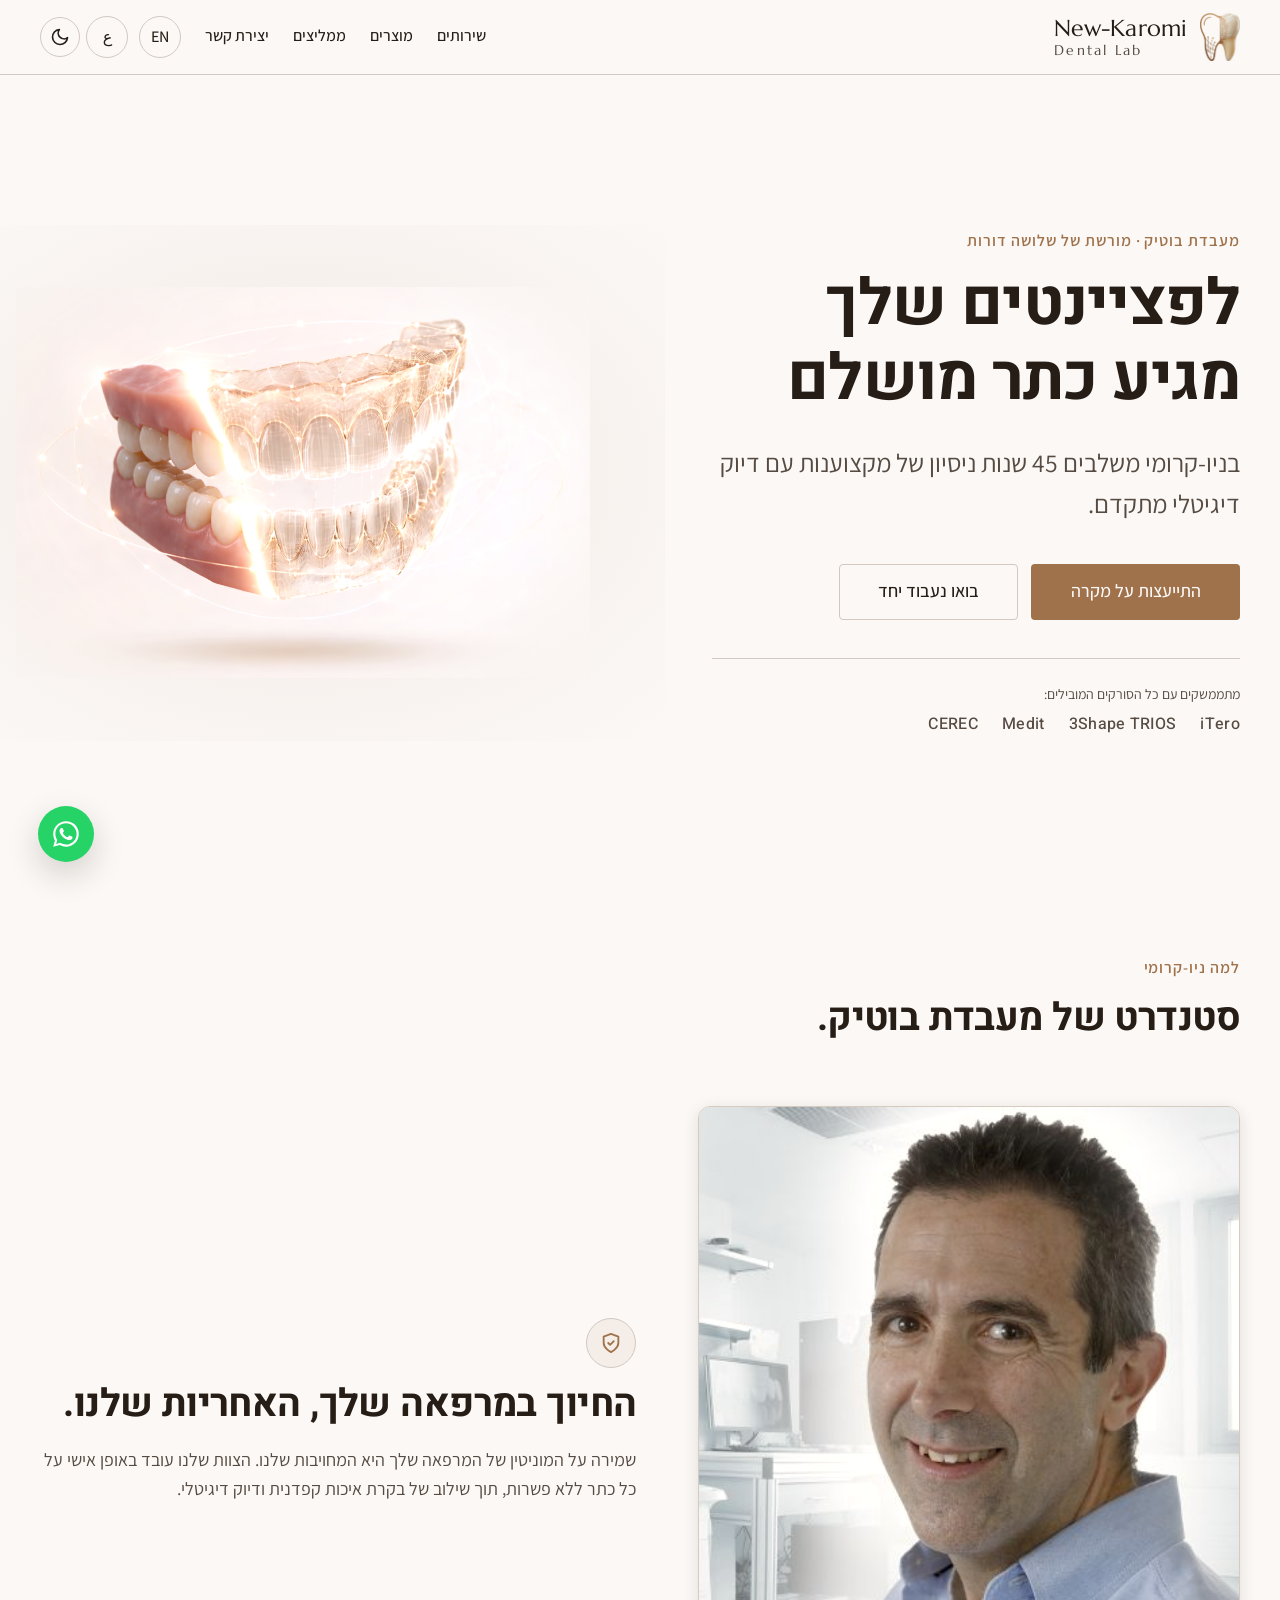
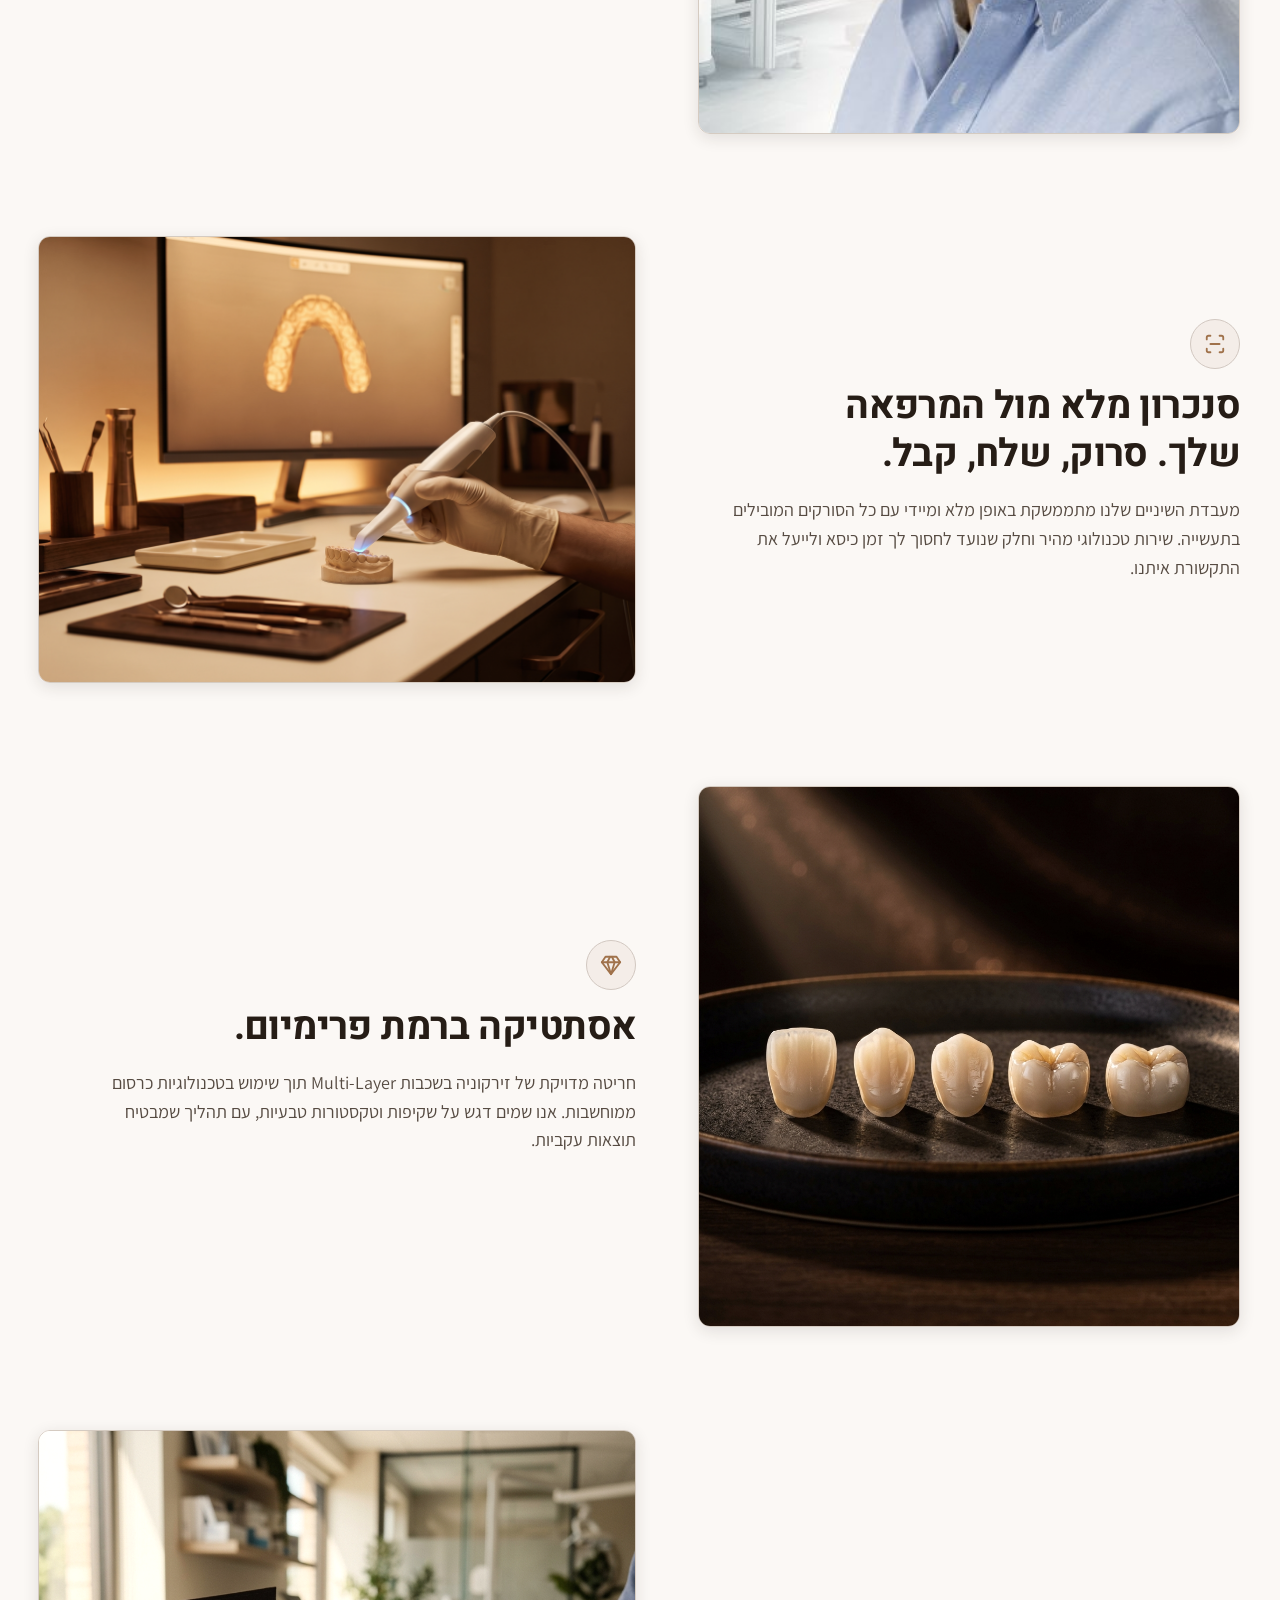
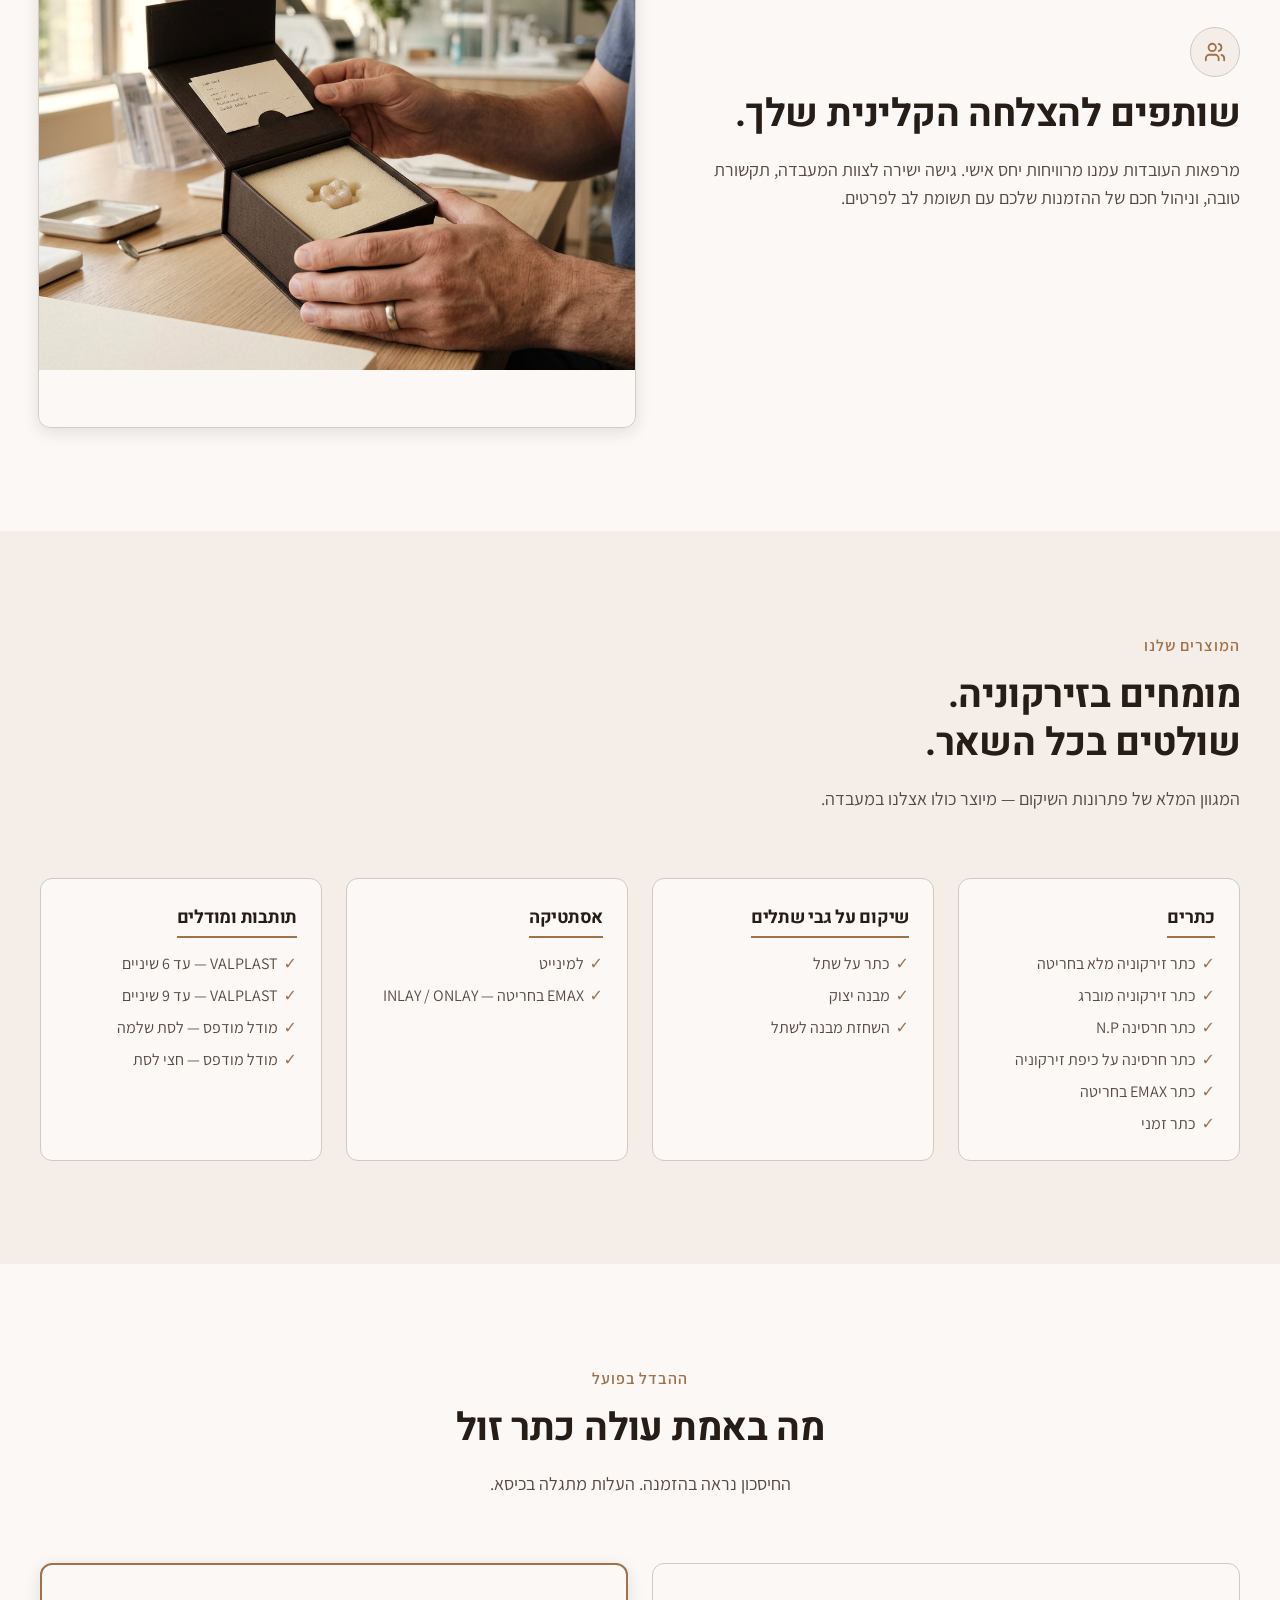
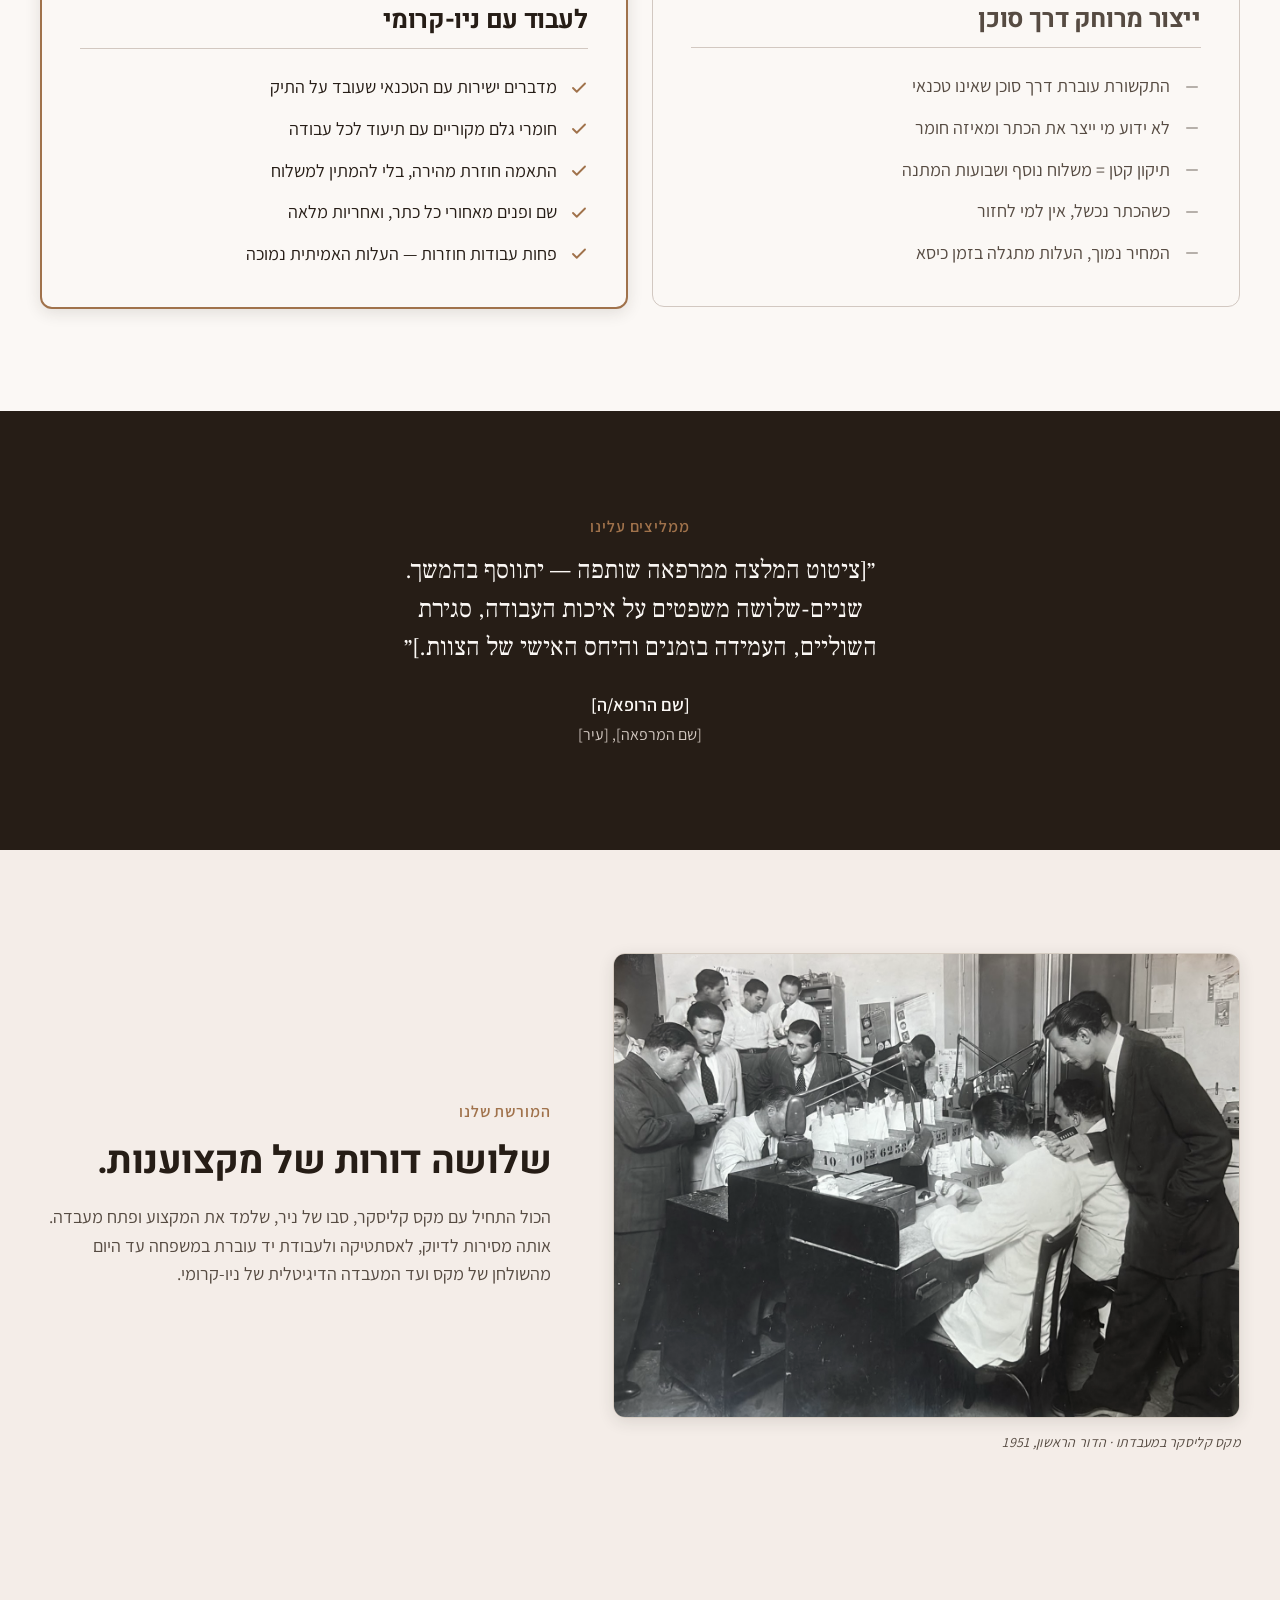
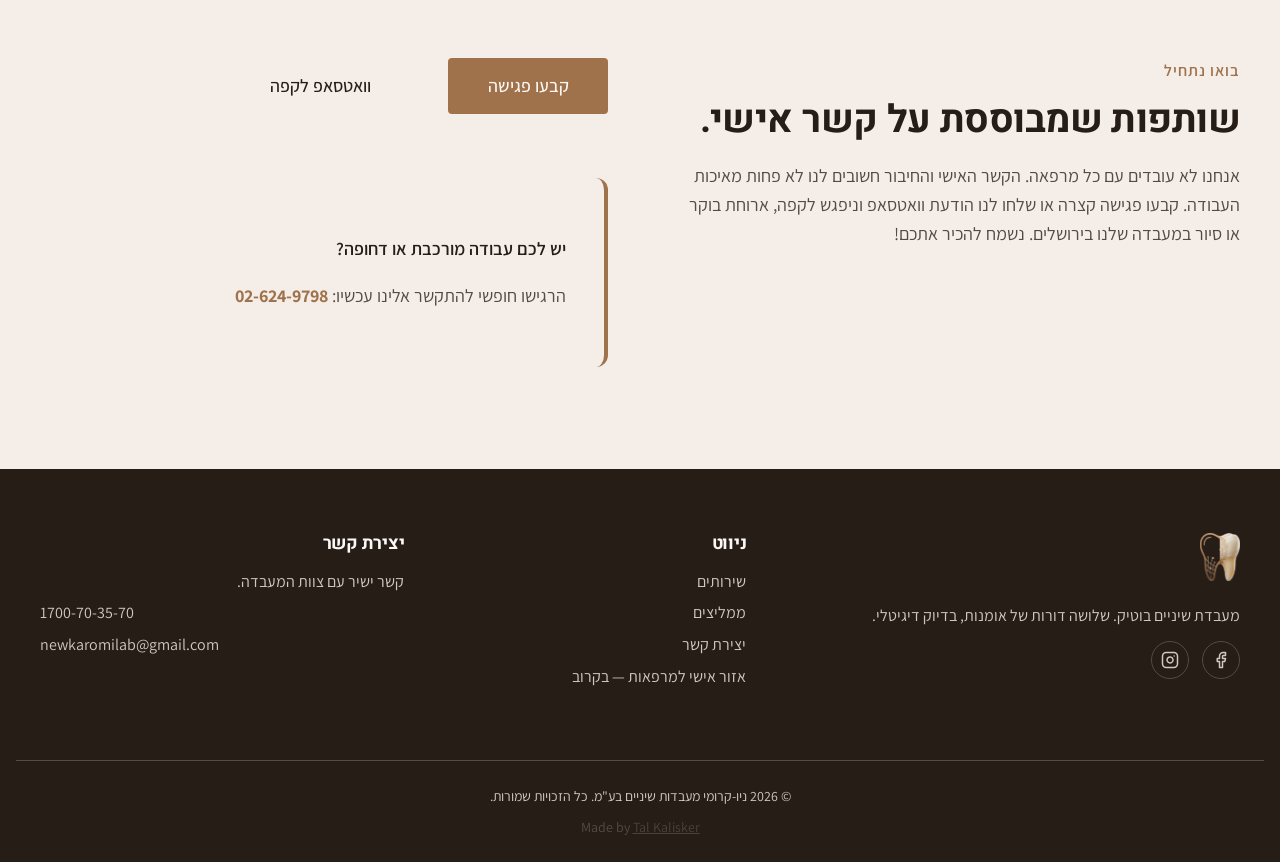
<file: Website-Option-1/index.html>
<!DOCTYPE html>
<html lang="he" dir="rtl" data-theme="light">

<head>
    <meta charset="UTF-8">
    <meta name="viewport" content="width=device-width, initial-scale=1.0">
    <title>ניו-קרומי — מעבדות שיניים מתקדמות</title>
    <meta name="description" content="לפציינטים שלך מגיע כתר מושלם. בניו-קרומי משלבים 45 שנות ניסיון של מקצוענות עם דיוק דיגיטלי מתקדם.">
    <!-- TODO: בעת העלאה לאוויר — החליפו את og:url ו-og:image בכתובות מלאות (https://...) -->
    <meta property="og:type" content="website">
    <meta property="og:title" content="ניו-קרומי — מעבדות שיניים מתקדמות">
    <meta property="og:description" content="לפציינטים שלך מגיע כתר מושלם. בניו-קרומי משלבים 45 שנות ניסיון של מקצוענות עם דיוק דיגיטלי מתקדם.">
    <meta property="og:image" content="./NewHero.png">
    <meta property="og:locale" content="he_IL">
    <meta name="twitter:card" content="summary_large_image">
    <link rel="icon" type="image/png" href="./favicon-3d.png">
    <link rel="stylesheet" href="./theme.css">
    <link rel="stylesheet" href="./styles.css">
    <link rel="preconnect" href="https://fonts.googleapis.com">
    <link rel="preconnect" href="https://fonts.gstatic.com" crossorigin>
    <link
        href="https://fonts.googleapis.com/css2?family=Assistant:wght@400;500;600&family=Frank+Ruhl+Libre:wght@400;500;700&family=Heebo:wght@500;700;800&family=Marcellus&display=swap"
        rel="stylesheet">
</head>

<body>
    <header class="site-header">
        <div class="container header-container">
            <div class="logo" aria-label="ניו-קרומי">
                <img src="./logo-mark-3d.png" alt="" class="logo-img" />
                <span class="logo-text">New-Karomi<span class="logo-sub">Dental Lab</span></span>
            </div>
            <nav class="main-nav" aria-label="ניווט ראשי">
                <a href="#features" class="nav-link">שירותים</a>
                <a href="#products" class="nav-link">מוצרים</a>
                <a href="#testimonials" class="nav-link">ממליצים</a>
                <a href="#contact" class="nav-link">יצירת קשר</a>
                <div class="nav-actions">
                    <a href="./index_en.html" class="btn-lang" aria-label="English Version"
                        style="margin-inline-end: 4px;">EN</a>
                    <a href="./index_ar.html" class="btn-lang" aria-label="النسخة العربية">ع</a>
                    <button id="theme-toggle" class="btn-theme-toggle" aria-label="החלף מצב תצוגה כהה/בהיר">
                        <svg aria-hidden="true" width="20" height="20" viewBox="0 0 24 24" fill="none"
                            stroke="currentColor" stroke-width="2" stroke-linecap="round" stroke-linejoin="round">
                            <path d="M21 12.79A9 9 0 1 1 11.21 3 7 7 0 0 0 21 12.79z"></path>
                        </svg>
                    </button>
                </div>
            </nav>
        </div>
    </header>

    <main>
        <section class="hero" aria-labelledby="hero-title">
            <div class="container hero-grid">
                <div class="hero-content">
                    <p class="eyebrow">מעבדת בוטיק · מורשת של שלושה דורות</p>
                    <h1 id="hero-title" class="hero-title">לפציינטים שלך מגיע כתר מושלם</h1>
                    <p class="hero-subtitle">בניו-קרומי משלבים 45 שנות ניסיון של מקצוענות עם דיוק דיגיטלי מתקדם.</p>
                    <div class="hero-actions">
                        <a href="#contact" class="btn btn-primary">התייעצות על מקרה</a>
                        <a href="#features" class="btn btn-outline">בואו נעבוד יחד</a>
                    </div>
                    <div class="hero-trust" aria-label="תאימות סורקים">
                        <span class="hero-trust-label">מתממשקים עם כל הסורקים המובילים:</span>
                        <ul class="scanner-list">
                            <li>iTero</li>
                            <li>3Shape TRIOS</li>
                            <li>Medit</li>
                            <li>CEREC</li>
                        </ul>
                    </div>
                </div>
                <div class="hero-visual">
                    <video class="hero-video" autoplay loop muted playsinline preload="metadata"
                        poster="./hero-poster.jpg" aria-label="סריקה דיגיטלית של סט שיניים הופכת לכתרי זירקוניה מוגמרים">
                        <source src="./hero-loop.webm" type="video/webm">
                        <source src="./hero-loop.mp4" type="video/mp4">
                        <img src="./hero-poster.jpg" alt="סריקה דיגיטלית של סט שיניים הופכת לכתרי זירקוניה מוגמרים" />
                    </video>
                </div>
            </div>
        </section>

        <section id="features" class="features" aria-label="שירותי המעבדה">
            <div class="container">
                <div class="section-head">
                    <p class="eyebrow">למה ניו-קרומי</p>
                    <h2 class="section-title">סטנדרט של מעבדת בוטיק.</h2>
                </div>

                <article class="feature-row">
                    <div class="feature-visual img-frame">
                        <img src="./nir.jpg" alt="ניר, בעל המעבדה" />
                    </div>
                    <div class="feature-content">
                        <span class="feature-icon" aria-hidden="true">
                            <svg width="22" height="22" viewBox="0 0 24 24" fill="none" stroke="currentColor"
                                stroke-width="2" stroke-linecap="round" stroke-linejoin="round">
                                <path d="M12 22s8-4 8-10V5l-8-3-8 3v7c0 6 8 10 8 10z"></path>
                                <path d="m9 12 2 2 4-4"></path>
                            </svg>
                        </span>
                        <h3 class="feature-title">החיוך במרפאה שלך, האחריות שלנו.</h3>
                        <p class="feature-text">שמירה על המוניטין של המרפאה שלך היא המחויבות שלנו. הצוות שלנו עובד באופן
                            אישי על כל
                            כתר ללא פשרות, תוך שילוב של בקרת איכות קפדנית ודיוק דיגיטלי.</p>
                    </div>
                </article>

                <article class="feature-row">
                    <div class="feature-visual img-frame">
                        <img src="./automation.png" alt="תהליך עבודה דיגיטלי — אינטגרציה חלקה למרפאה" />
                    </div>
                    <div class="feature-content">
                        <span class="feature-icon" aria-hidden="true">
                            <svg width="22" height="22" viewBox="0 0 24 24" fill="none" stroke="currentColor"
                                stroke-width="2" stroke-linecap="round" stroke-linejoin="round">
                                <path d="M3 7V5a2 2 0 0 1 2-2h2"></path>
                                <path d="M17 3h2a2 2 0 0 1 2 2v2"></path>
                                <path d="M21 17v2a2 2 0 0 1-2 2h-2"></path>
                                <path d="M7 21H5a2 2 0 0 1-2-2v-2"></path>
                                <path d="M7 12h10"></path>
                            </svg>
                        </span>
                        <h3 class="feature-title">סנכרון מלא מול המרפאה שלך. סרוק, שלח, קבל.</h3>
                        <p class="feature-text">מעבדת השיניים שלנו מתממשקת באופן מלא ומיידי עם כל הסורקים המובילים
                            בתעשייה. שירות טכנולוגי מהיר וחלק שנועד לחסוך לך זמן כיסא ולייעל
                            את התקשורת איתנו.</p>
                    </div>
                </article>

                <article class="feature-row">
                    <div class="feature-visual img-frame">
                        <img src="./trust.png" alt="אסתטיקה וחומרי גלם" />
                    </div>
                    <div class="feature-content">
                        <span class="feature-icon" aria-hidden="true">
                            <svg width="22" height="22" viewBox="0 0 24 24" fill="none" stroke="currentColor"
                                stroke-width="2" stroke-linecap="round" stroke-linejoin="round">
                                <path d="M6 3h12l4 6-10 13L2 9z"></path>
                                <path d="M11 3 8 9l4 13 4-13-3-6"></path>
                                <path d="M2 9h20"></path>
                            </svg>
                        </span>
                        <h3 class="feature-title">אסתטיקה ברמת פרימיום.</h3>
                        <p class="feature-text">חריטה מדויקת של זירקוניה בשכבות Multi-Layer תוך שימוש
                            בטכנולוגיות כרסום ממוחשבות. אנו שמים דגש על שקיפות וטקסטורות טבעיות, עם תהליך שמבטיח תוצאות
                            עקביות.</p>
                    </div>
                </article>

                <article class="feature-row">
                    <div class="feature-visual img-frame">
                        <img src="./service.png" alt="כתר זירקוניה ארוז בקפידה, נמסר למרפאה" />
                    </div>
                    <div class="feature-content">
                        <span class="feature-icon" aria-hidden="true">
                            <svg width="22" height="22" viewBox="0 0 24 24" fill="none" stroke="currentColor"
                                stroke-width="2" stroke-linecap="round" stroke-linejoin="round">
                                <path d="M16 21v-2a4 4 0 0 0-4-4H6a4 4 0 0 0-4 4v2"></path>
                                <circle cx="9" cy="7" r="4"></circle>
                                <path d="M22 21v-2a4 4 0 0 0-3-3.87"></path>
                                <path d="M16 3.13a4 4 0 0 1 0 7.75"></path>
                            </svg>
                        </span>
                        <h3 class="feature-title">שותפים להצלחה הקלינית שלך.</h3>
                        <p class="feature-text">מרפאות העובדות עמנו מרוויחות יחס אישי. גישה ישירה לצוות המעבדה, תקשורת
                            טובה, וניהול חכם של ההזמנות שלכם עם תשומת לב לפרטים.</p>
                    </div>
                </article>
            </div>
        </section>

        <section id="products" class="products" aria-labelledby="products-title">
            <div class="container">
                <div class="section-head">
                    <p class="eyebrow">המוצרים שלנו</p>
                    <h2 id="products-title" class="section-title">מומחים בזירקוניה. שולטים בכל השאר.</h2>
                    <p class="feature-text">המגוון המלא של פתרונות השיקום — מיוצר כולו אצלנו במעבדה.</p>
                </div>
                <div class="products-grid">
                    <div class="product-category">
                        <h3>כתרים</h3>
                        <ul>
                            <li>כתר זירקוניה מלא בחריטה</li>
                            <li>כתר זירקוניה מוברג</li>
                            <li>כתר חרסינה N.P</li>
                            <li>כתר חרסינה על כיפת זירקוניה</li>
                            <li>כתר EMAX בחריטה</li>
                            <li>כתר זמני</li>
                        </ul>
                    </div>
                    <div class="product-category">
                        <h3>שיקום על גבי שתלים</h3>
                        <ul>
                            <li>כתר על שתל</li>
                            <li>מבנה יצוק</li>
                            <li>השחזת מבנה לשתל</li>
                        </ul>
                    </div>
                    <div class="product-category">
                        <h3>אסתטיקה</h3>
                        <ul>
                            <li>למינייט</li>
                            <li>EMAX בחריטה — INLAY / ONLAY</li>
                        </ul>
                    </div>
                    <div class="product-category">
                        <h3>תותבות ומודלים</h3>
                        <ul>
                            <li>VALPLAST — עד 6 שיניים</li>
                            <li>VALPLAST — עד 9 שיניים</li>
                            <li>מודל מודפס — לסת שלמה</li>
                            <li>מודל מודפס — חצי לסת</li>
                        </ul>
                    </div>
                </div>
            </div>
        </section>

        <section id="comparison" class="comparison" aria-labelledby="comparison-title">
            <div class="container">
                <div class="section-head">
                    <p class="eyebrow">ההבדל בפועל</p>
                    <h2 id="comparison-title" class="section-title">מה באמת עולה כתר זול</h2>
                    <p class="feature-text">החיסכון נראה בהזמנה. העלות מתגלה בכיסא.</p>
                </div>
                <div class="comparison-grid">
                    <div class="compare-card">
                        <h3>ייצור מרוחק דרך סוכן</h3>
                        <ul class="compare-list">
                            <li><svg class="icon-minus" viewBox="0 0 24 24" fill="none" stroke="currentColor" stroke-width="2" stroke-linecap="round" aria-hidden="true"><line x1="5" y1="12" x2="19" y2="12"></line></svg><span>התקשורת עוברת דרך סוכן שאינו טכנאי</span></li>
                            <li><svg class="icon-minus" viewBox="0 0 24 24" fill="none" stroke="currentColor" stroke-width="2" stroke-linecap="round" aria-hidden="true"><line x1="5" y1="12" x2="19" y2="12"></line></svg><span>לא ידוע מי ייצר את הכתר ומאיזה חומר</span></li>
                            <li><svg class="icon-minus" viewBox="0 0 24 24" fill="none" stroke="currentColor" stroke-width="2" stroke-linecap="round" aria-hidden="true"><line x1="5" y1="12" x2="19" y2="12"></line></svg><span>תיקון קטן = משלוח נוסף ושבועות המתנה</span></li>
                            <li><svg class="icon-minus" viewBox="0 0 24 24" fill="none" stroke="currentColor" stroke-width="2" stroke-linecap="round" aria-hidden="true"><line x1="5" y1="12" x2="19" y2="12"></line></svg><span>כשהכתר נכשל, אין למי לחזור</span></li>
                            <li><svg class="icon-minus" viewBox="0 0 24 24" fill="none" stroke="currentColor" stroke-width="2" stroke-linecap="round" aria-hidden="true"><line x1="5" y1="12" x2="19" y2="12"></line></svg><span>המחיר נמוך, העלות מתגלה בזמן כיסא</span></li>
                        </ul>
                    </div>
                    <div class="compare-card compare-card-featured">
                        <h3>לעבוד עם ניו-קרומי</h3>
                        <ul class="compare-list">
                            <li><svg class="icon-check" viewBox="0 0 24 24" fill="none" stroke="currentColor" stroke-width="2.5" stroke-linecap="round" stroke-linejoin="round" aria-hidden="true"><polyline points="20 6 9 17 4 12"></polyline></svg><span>מדברים ישירות עם הטכנאי שעובד על התיק</span></li>
                            <li><svg class="icon-check" viewBox="0 0 24 24" fill="none" stroke="currentColor" stroke-width="2.5" stroke-linecap="round" stroke-linejoin="round" aria-hidden="true"><polyline points="20 6 9 17 4 12"></polyline></svg><span>חומרי גלם מקוריים עם תיעוד לכל עבודה</span></li>
                            <li><svg class="icon-check" viewBox="0 0 24 24" fill="none" stroke="currentColor" stroke-width="2.5" stroke-linecap="round" stroke-linejoin="round" aria-hidden="true"><polyline points="20 6 9 17 4 12"></polyline></svg><span>התאמה חוזרת מהירה, בלי להמתין למשלוח</span></li>
                            <li><svg class="icon-check" viewBox="0 0 24 24" fill="none" stroke="currentColor" stroke-width="2.5" stroke-linecap="round" stroke-linejoin="round" aria-hidden="true"><polyline points="20 6 9 17 4 12"></polyline></svg><span>שם ופנים מאחורי כל כתר, ואחריות מלאה</span></li>
                            <li><svg class="icon-check" viewBox="0 0 24 24" fill="none" stroke="currentColor" stroke-width="2.5" stroke-linecap="round" stroke-linejoin="round" aria-hidden="true"><polyline points="20 6 9 17 4 12"></polyline></svg><span>פחות עבודות חוזרות — העלות האמיתית נמוכה</span></li>
                        </ul>
                    </div>
                </div>
            </div>
        </section>

        <!-- TODO: להחליף את ההמלצה והפרטים בהמלצה אמיתית ממרפאה שותפה -->
        <section id="testimonials" class="testimonial-section band-dark" aria-labelledby="testimonials-title">
            <div class="container testimonial-inner">
                <p class="eyebrow eyebrow-on-dark">ממליצים עלינו</p>
                <h2 id="testimonials-title" class="visually-hidden">המלצות ממרפאות שותפות</h2>
                <figure class="testimonial-card">
                    <blockquote class="testimonial-quote">
                        ״[ציטוט המלצה ממרפאה שותפה — יתווסף בהמשך. שניים-שלושה משפטים על איכות העבודה, סגירת
                        השוליים, העמידה בזמנים והיחס האישי של הצוות.]״
                    </blockquote>
                    <figcaption class="testimonial-attribution">
                        <span class="testimonial-name">[שם הרופא/ה]</span>
                        <span class="testimonial-clinic">[שם המרפאה], [עיר]</span>
                    </figcaption>
                </figure>
            </div>
        </section>

        <section id="legacy" class="legacy" aria-labelledby="legacy-title">
            <div class="container legacy-grid">
                <figure class="legacy-figure">
                    <div class="img-frame">
                        <img src="./Max_Kalisker.jpg" alt="מקס קליסקר עובד במעבדת השיניים שלו" />
                    </div>
                    <figcaption class="legacy-caption">מקס קליסקר במעבדתו · הדור הראשון, 1951</figcaption>
                </figure>
                <div class="legacy-content">
                    <p class="eyebrow">המורשת שלנו</p>
                    <h2 id="legacy-title" class="section-title">שלושה דורות של מקצוענות.</h2>
                    <p class="feature-text">הכול התחיל עם מקס קליסקר, סבו של ניר, שלמד את המקצוע ופתח מעבדה. אותה מסירות
                        לדיוק, לאסתטיקה ולעבודת יד
                        עוברת
                        במשפחה עד היום מהשולחן של מקס ועד המעבדה
                        הדיגיטלית של ניו-קרומי.</p>
                </div>
            </div>
        </section>

        <section id="contact" class="contact-section" aria-labelledby="contact-title">
            <div class="container contact-grid">
                <div class="contact-info">
                    <p class="eyebrow">בואו נתחיל</p>
                    <h2 id="contact-title" class="section-title">שותפות שמבוססת על קשר אישי.</h2>
                    <p class="feature-text">אנחנו לא עובדים עם כל מרפאה. הקשר האישי והחיבור חשובים לנו לא פחות מאיכות
                        העבודה. קבעו פגישה קצרה או שלחו לנו הודעת וואטסאפ וניפגש לקפה, ארוחת בוקר או סיור במעבדה שלנו
                        בירושלים. נשמח להכיר אתכם!</p>
                </div>
                <div class="contact-actions">
                    <div class="action-buttons">
                        <a href="#schedule" class="btn btn-primary">קבעו פגישה</a>
                        <a href="https://wa.me/97226249798?text=%D7%94%D7%99%D7%99%20%D7%A0%D7%99%D7%A8%2C%20%D7%90%D7%A9%D7%9E%D7%97%20%D7%A9%D7%A0%D7%99%D7%A4%D7%92%D7%A9%20%D7%9C%D7%A7%D7%A4%D7%94%20%D7%95%D7%9C%D7%94%D7%9B%D7%99%D7%A8%20%D7%90%D7%AA%20%D7%94%D7%9E%D7%A2%D7%91%D7%93%D7%94%20%D7%A9%D7%9C%D7%9B%D7%9D%20%D7%91%D7%99%D7%A8%D7%95%D7%A9%D7%9C%D7%99%D7%9D."
                            class="btn btn-secondary" target="_blank" rel="noopener noreferrer">וואטסאפ לקפה</a>
                    </div>
                    <div class="urgent-call-card">
                        <p class="urgent-title">יש לכם עבודה מורכבת או דחופה?</p>
                        <p class="urgent-action">הרגישו חופשי להתקשר אלינו עכשיו: <a href='tel:+97226249798'
                                class='tel-link' dir='ltr'>02-624-9798</a></p>
                    </div>
                </div>
            </div>
        </section>
    </main>

    <footer class="site-footer band-dark">
        <div class="container footer-grid">
            <div class="footer-col footer-brand">
                <img src="./logo-mark-3d.png" alt="לוגו ניו-קרומי" class="footer-logo" />
                <p>מעבדת שיניים בוטיק. שלושה דורות של אומנות, בדיוק דיגיטלי.</p>
                <!-- TODO: להחליף בקישורים אמיתיים לרשתות החברתיות, או למחוק -->
                <div class="social-links" aria-label="רשתות חברתיות">
                    <a href="#" aria-label="פייסבוק">
                        <svg width="18" height="18" viewBox="0 0 24 24" fill="none" stroke="currentColor"
                            stroke-width="2" stroke-linecap="round" stroke-linejoin="round" aria-hidden="true">
                            <path d="M18 2h-3a5 5 0 0 0-5 5v3H7v4h3v8h4v-8h3l1-4h-4V7a1 1 0 0 1 1-1h3z"></path>
                        </svg>
                    </a>
                    <a href="#" aria-label="אינסטגרם">
                        <svg width="18" height="18" viewBox="0 0 24 24" fill="none" stroke="currentColor"
                            stroke-width="2" stroke-linecap="round" stroke-linejoin="round" aria-hidden="true">
                            <rect x="2" y="2" width="20" height="20" rx="5" ry="5"></rect>
                            <path d="M16 11.37A4 4 0 1 1 12.63 8 4 4 0 0 1 16 11.37z"></path>
                            <line x1="17.5" y1="6.5" x2="17.51" y2="6.5"></line>
                        </svg>
                    </a>
                </div>
            </div>
            <div class="footer-col">
                <h3>ניווט</h3>
                <a href="#features">שירותים</a>
                <a href="#testimonials">ממליצים</a>
                <a href="#contact">יצירת קשר</a>
                <span class="footer-muted">אזור אישי למרפאות — בקרוב</span>
            </div>
            <div class="footer-col">
                <h3>יצירת קשר</h3>
                <p>קשר ישיר עם צוות המעבדה.</p>
                <a href="tel:1700703570" dir="ltr">1700-70-35-70</a>
                <a href="mailto:newkaromilab@gmail.com" dir="ltr">newkaromilab@gmail.com</a>
            </div>
        </div>
        <div class="container footer-bottom">
            <p>&copy; 2026 ניו-קרומי מעבדות שיניים בע"מ. כל הזכויות שמורות.</p>
        
            <p class="developer-credit" style="margin-top: 0.5rem; font-size: 0.875rem; color: var(--text-secondary);">Made by <a href="https://talkalisker.com/developer-services" target="_blank" rel="noopener noreferrer" style="color: inherit; text-decoration: underline; opacity: 0.8; transition: opacity 0.2s;">Tal Kalisker</a></p>
        </div>
    </footer>

    <a href="https://wa.me/97226249798" class="whatsapp-btn" target="_blank" rel="noopener noreferrer"
        aria-label="WhatsApp">
        <svg viewBox="0 0 32 32" width="30" height="30" fill="#fff" aria-hidden="true">
            <path
                d="M16.003 3.2c-7.06 0-12.8 5.74-12.8 12.8 0 2.26.6 4.46 1.73 6.4L3.2 28.8l6.57-1.72a12.74 12.74 0 0 0 6.23 1.6h.01c7.06 0 12.8-5.74 12.8-12.8 0-3.42-1.33-6.64-3.75-9.06A12.72 12.72 0 0 0 16.003 3.2zm0 23.36h-.01a10.6 10.6 0 0 1-5.4-1.48l-.39-.23-4.06 1.06 1.08-3.96-.25-.4a10.56 10.56 0 0 1-1.62-5.65c0-5.85 4.76-10.6 10.62-10.6 2.84 0 5.5 1.1 7.5 3.11a10.55 10.55 0 0 1 3.11 7.5c0 5.86-4.76 10.61-10.6 10.61zm5.82-7.94c-.32-.16-1.89-.93-2.18-1.04-.29-.11-.5-.16-.71.16-.21.32-.82 1.03-1 1.24-.18.21-.37.24-.69.08-.32-.16-1.35-.5-2.57-1.58-.95-.85-1.59-1.9-1.78-2.22-.18-.32-.02-.49.14-.65.14-.14.32-.37.48-.55.16-.18.21-.32.32-.53.11-.21.05-.4-.03-.56-.08-.16-.71-1.72-.98-2.35-.26-.62-.52-.53-.71-.54l-.61-.01c-.21 0-.56.08-.85.4-.29.32-1.11 1.09-1.11 2.65 0 1.56 1.14 3.07 1.3 3.28.16.21 2.25 3.43 5.45 4.81.76.33 1.36.53 1.82.68.76.24 1.46.21 2.01.13.61-.09 1.89-.77 2.16-1.52.27-.74.27-1.38.19-1.51-.08-.13-.29-.21-.61-.37z" />
        </svg>
    </a>

    <script src="./main.js" defer></script>
</body>

</html>
</file>
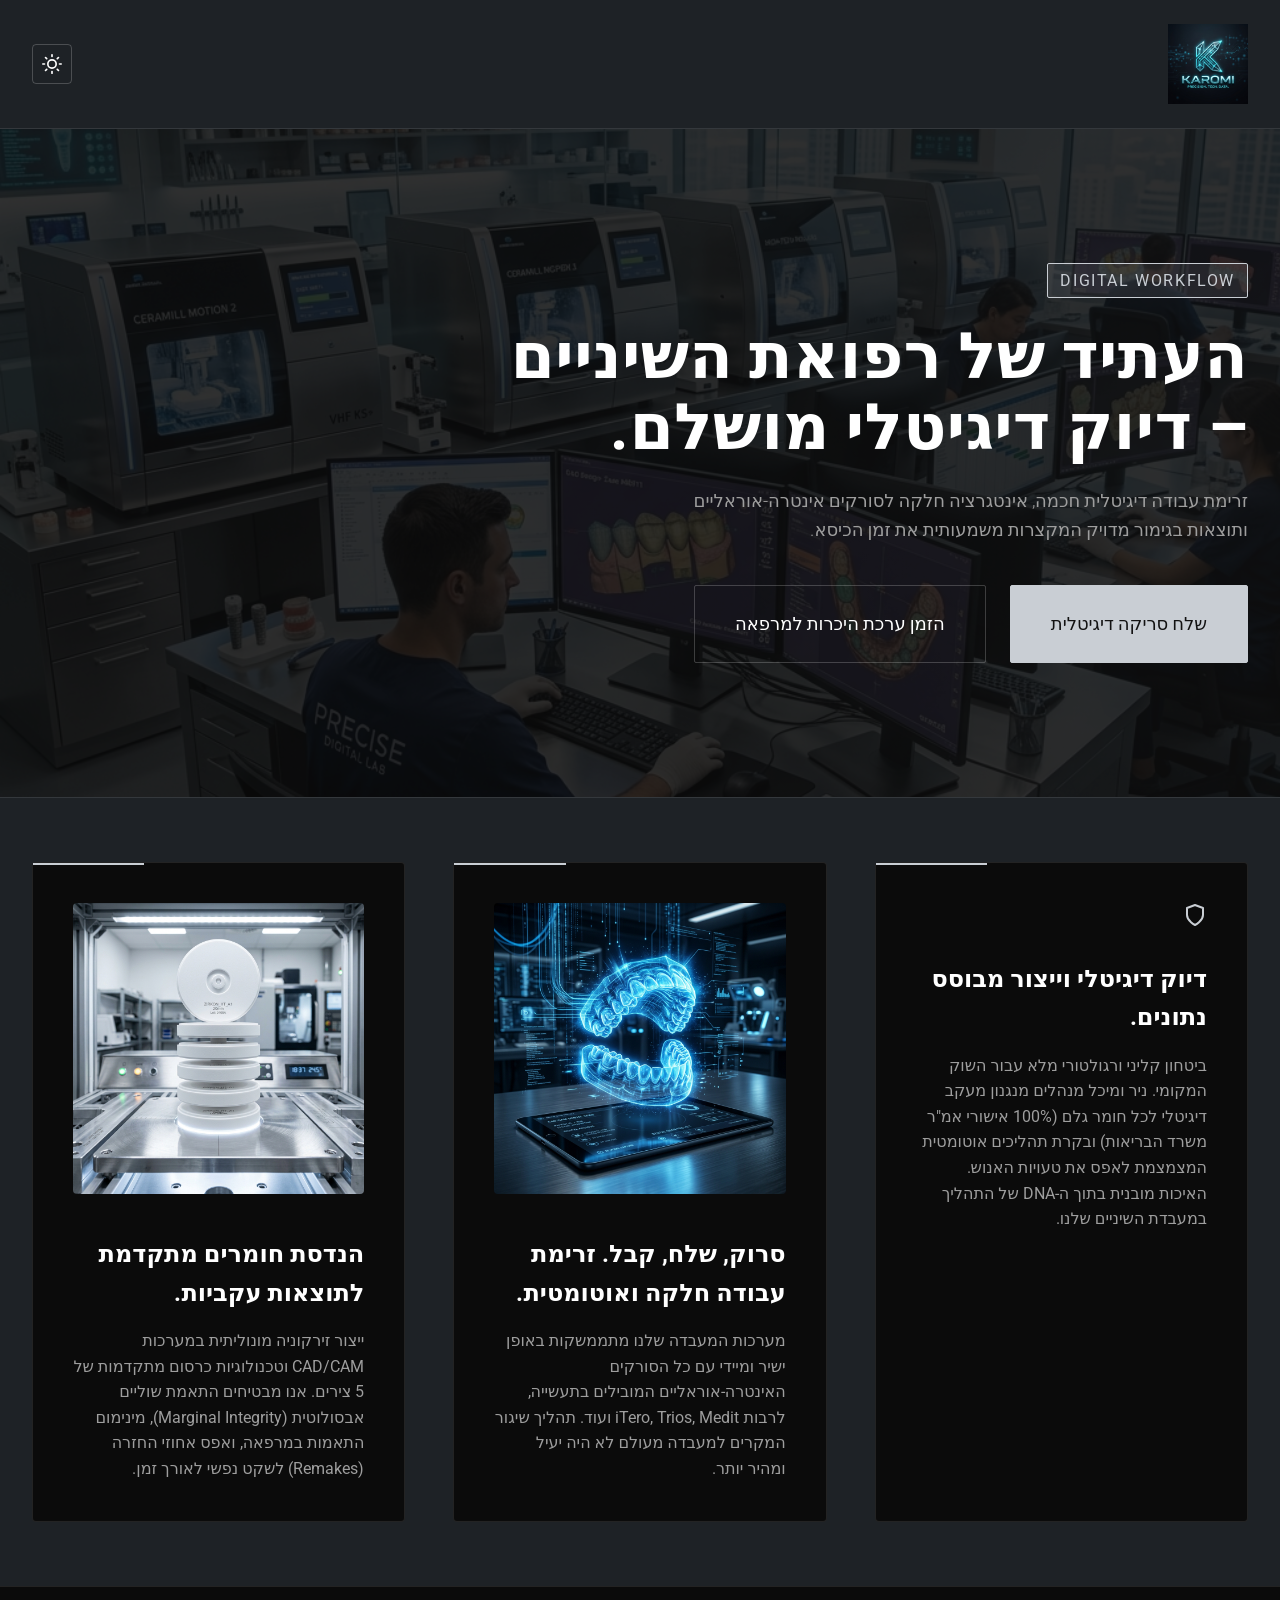
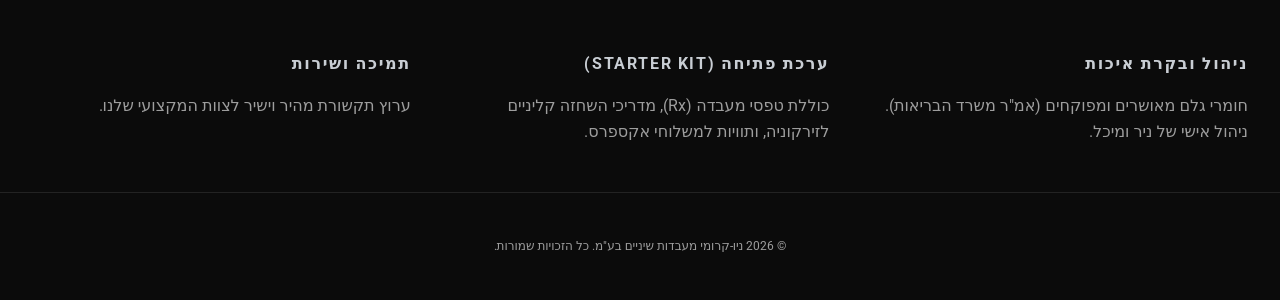
<file: Website-Option-2/index.html>
<!DOCTYPE html>
<html lang="he" dir="rtl" data-theme="dark">
<head>
    <meta charset="UTF-8">
    <meta name="viewport" content="width=device-width, initial-scale=1.0">
    <title>ניו-קרומי - דיוק דיגיטלי מושלם</title>
    <meta name="description" content="העתיד של רפואת השיניים – דיוק דיגיטלי מושלם. זרימת עבודה חכמה לשיקומי זירקוניה.">
    <link rel="stylesheet" href="./theme.css">
    <link rel="stylesheet" href="./styles.css">
    <link rel="preconnect" href="https://fonts.googleapis.com">
    <link rel="preconnect" href="https://fonts.gstatic.com" crossorigin>
    <link href="https://fonts.googleapis.com/css2?family=Roboto:wght@300;400;500;700&display=swap" rel="stylesheet">
</head>
<body>
    <header class="site-header">
        <div class="container header-container">
            <div class="logo" aria-label="ניו-קרומי - היי-טק">
                <img src="./logo.png" alt="לוגו ניו-קרומי דיגיטל" class="logo-img" onerror="this.style.display='none'; this.nextElementSibling.style.display='block';" />
                <span style="display:none;">New-Karomi Digital</span>
            </div>
            <nav aria-label="ניווט ראשי">
                <button id="theme-toggle" class="btn-theme-toggle" aria-label="החלף מצב תצוגה כהה/בהיר">
                    <svg aria-hidden="true" width="20" height="20" viewBox="0 0 24 24" fill="none" stroke="currentColor" stroke-width="2" stroke-linecap="round" stroke-linejoin="round">
                        <circle cx="12" cy="12" r="5"></circle>
                        <line x1="12" y1="1" x2="12" y2="3"></line>
                        <line x1="12" y1="21" x2="12" y2="23"></line>
                        <line x1="4.22" y1="4.22" x2="5.64" y2="5.64"></line>
                        <line x1="18.36" y1="18.36" x2="19.78" y2="19.78"></line>
                        <line x1="1" y1="12" x2="3" y2="12"></line>
                        <line x1="21" y1="12" x2="23" y2="12"></line>
                        <line x1="4.22" y1="19.78" x2="5.64" y2="18.36"></line>
                        <line x1="18.36" y1="5.64" x2="19.78" y2="4.22"></line>
                    </svg>
                </button>
            </nav>
        </div>
    </header>

    <main>
        <section class="hero" aria-labelledby="hero-title">
            <div class="hero-bg" aria-hidden="true"></div>
            <div class="container hero-content">
                <div class="badge">Digital Workflow</div>
                <h1 id="hero-title" class="hero-title">העתיד של רפואת השיניים – דיוק דיגיטלי מושלם.</h1>
                <p class="hero-subtitle">זרימת עבודה דיגיטלית חכמה, אינטגרציה חלקה לסורקים אינטרה-אוראליים ותוצאות בגימור מדויק המקצרות משמעותית את זמן הכיסא.</p>
                <div class="hero-actions">
                    <a href="#submit" class="btn btn-primary">שלח סריקה דיגיטלית</a>
                    <a href="#kit" class="btn btn-outline">הזמן ערכת היכרות למרפאה</a>
                </div>
            </div>
            <!-- image_prompts.json: hero_hightech placeholder as secondary visual representation if video unavailable -->
        </section>

        <section class="features" aria-label="יכולות המעבדה">
            <div class="container">
                <div class="features-grid">
                    <article class="card tech-card">
                        <div class="card-icon">
                            <svg width="24" height="24" fill="none" stroke="currentColor" stroke-width="2" stroke-linecap="round" stroke-linejoin="round"><path d="M12 22s8-4 8-10V5l-8-3-8 3v7c0 6 8 10 8 10z"></path></svg>
                        </div>
                        <h2 class="card-title">דיוק דיגיטלי וייצור מבוסס נתונים.</h2>
                        <p class="card-text">ביטחון קליני ורגולטורי מלא עבור השוק המקומי. ניר ומיכל מנהלים מנגנון מעקב דיגיטלי לכל חומר גלם (100% אישורי אמ"ר משרד הבריאות) ובקרת תהליכים אוטומטית המצמצמת לאפס את טעויות האנוש. האיכות מובנית בתוך ה-DNA של התהליך במעבדת השיניים שלנו.</p>
                    </article>

                    <article class="card tech-card">
                        <div class="card-visual">
                             <img src="./digital_workflow.png" alt="Holographic 3D model of a glowing blue dental arch floating above a sleek tablet" class="card-image" style="width: 100%; height: auto; border-radius: 4px;" />
                        </div>
                        <h2 class="card-title">סרוק, שלח, קבל. זרימת עבודה חלקה ואוטומטית.</h2>
                        <p class="card-text">מערכות המעבדה שלנו מתממשקות באופן ישיר ומיידי עם כל הסורקים האינטרה-אוראליים המובילים בתעשייה, לרבות iTero, Trios, Medit ועוד. תהליך שיגור המקרים למעבדה מעולם לא היה יעיל ומהיר יותר.</p>
                    </article>

                    <article class="card tech-card">
                        <div class="card-visual">
                             <img src="./materials.png" alt="Pristine white zirconia blank discs stacked symmetrically" class="card-image" style="width: 100%; height: auto; border-radius: 4px;" />
                        </div>
                        <h2 class="card-title">הנדסת חומרים מתקדמת לתוצאות עקביות.</h2>
                        <p class="card-text">ייצור זירקוניה מונוליתית במערכות CAD/CAM וטכנולוגיות כרסום מתקדמות של 5 צירים. אנו מבטיחים התאמת שוליים אבסולוטית (Marginal Integrity), מינימום התאמות במרפאה, ואפס אחוזי החזרה (Remakes) לשקט נפשי לאורך זמן.</p>
                    </article>
                </div>
            </div>
        </section>
    </main>

    <footer class="site-footer">
        <div class="container footer-grid">
            <div class="footer-col">
                <h3>ניהול ובקרת איכות</h3>
                <p>חומרי גלם מאושרים ומפוקחים (אמ"ר משרד הבריאות). ניהול אישי של ניר ומיכל.</p>
            </div>
            <div class="footer-col">
                <h3>ערכת פתיחה (Starter Kit)</h3>
                <p>כוללת טפסי מעבדה (Rx), מדריכי השחזה קליניים לזירקוניה, ותוויות למשלוחי אקספרס.</p>
            </div>
            <div class="footer-col">
                <h3>תמיכה ושירות</h3>
                <p>ערוץ תקשורת מהיר וישיר לצוות המקצועי שלנו.</p>
            </div>
        </div>
        <div class="container footer-bottom">
            <p>&copy; 2026 ניו-קרומי מעבדות שיניים בע"מ. כל הזכויות שמורות.</p>
        </div>
    </footer>

    <script src="./main.js" defer></script>
</body>
</html>
</file>
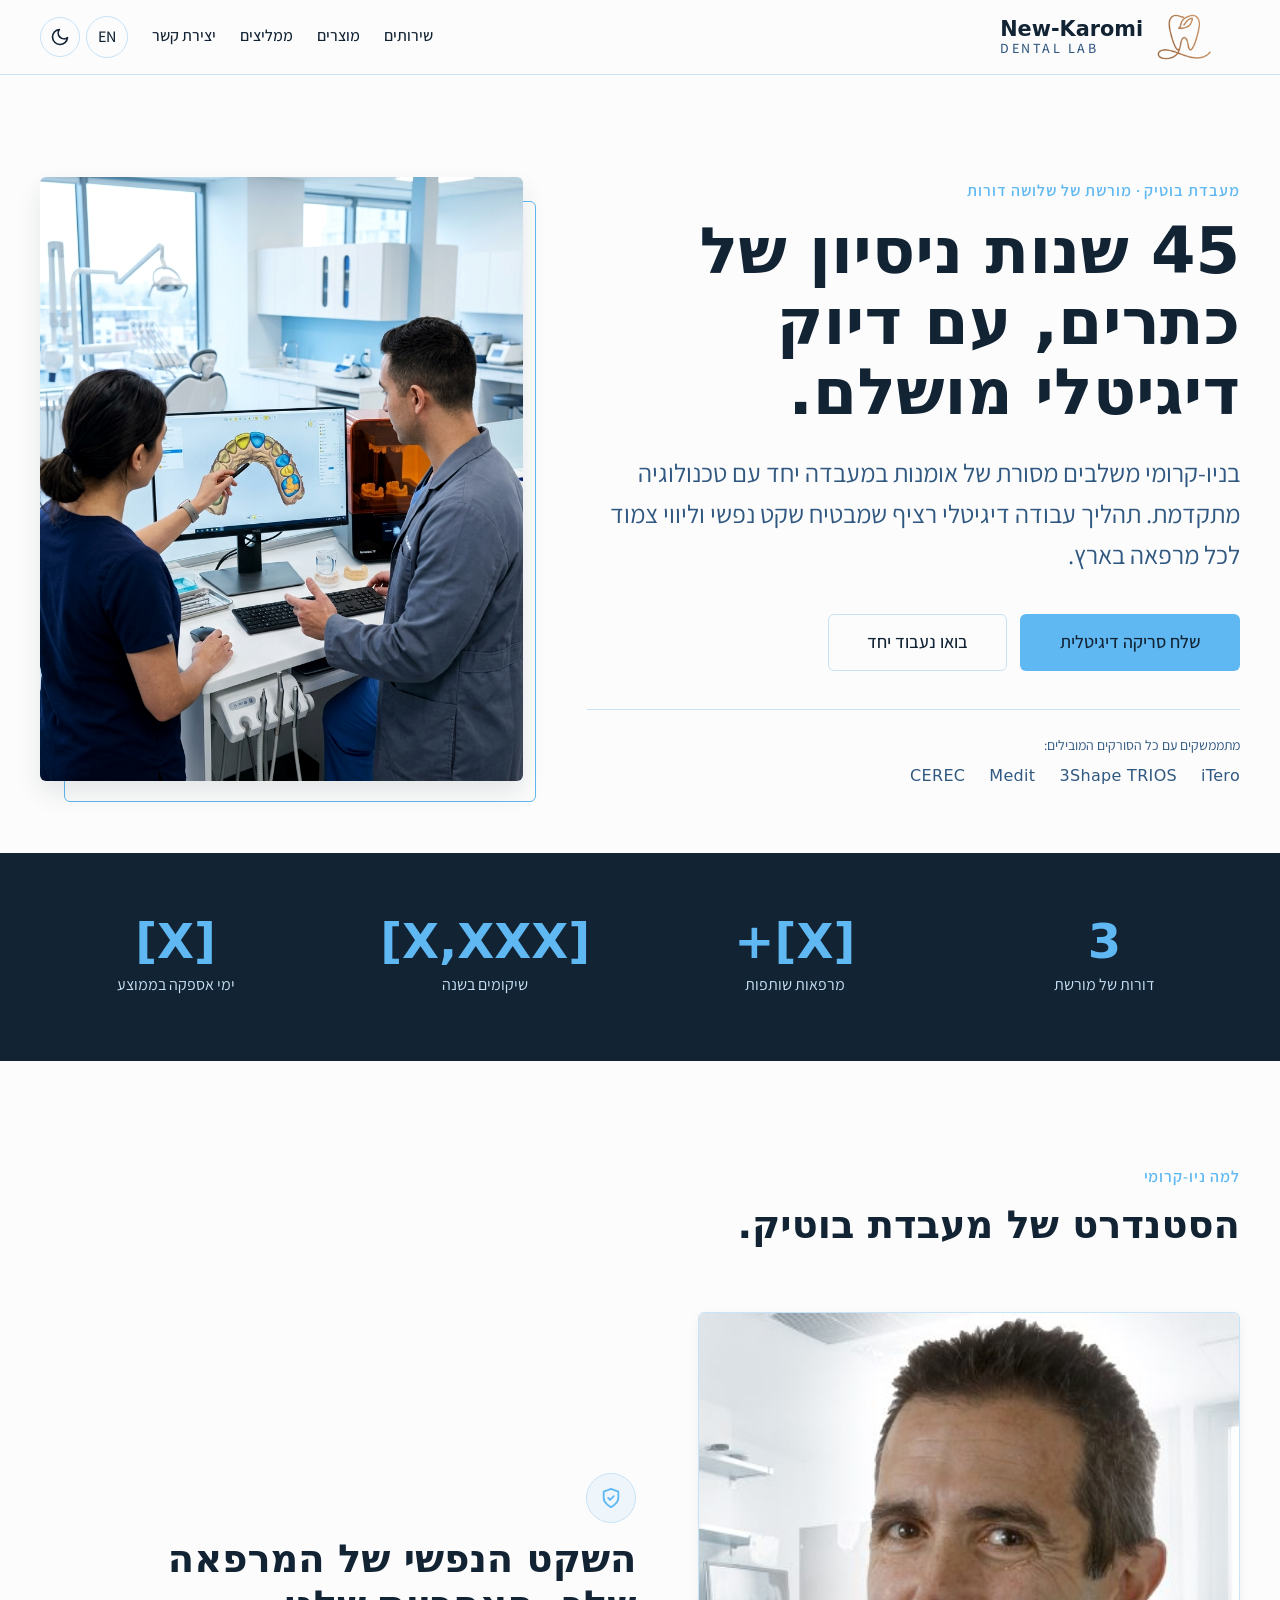
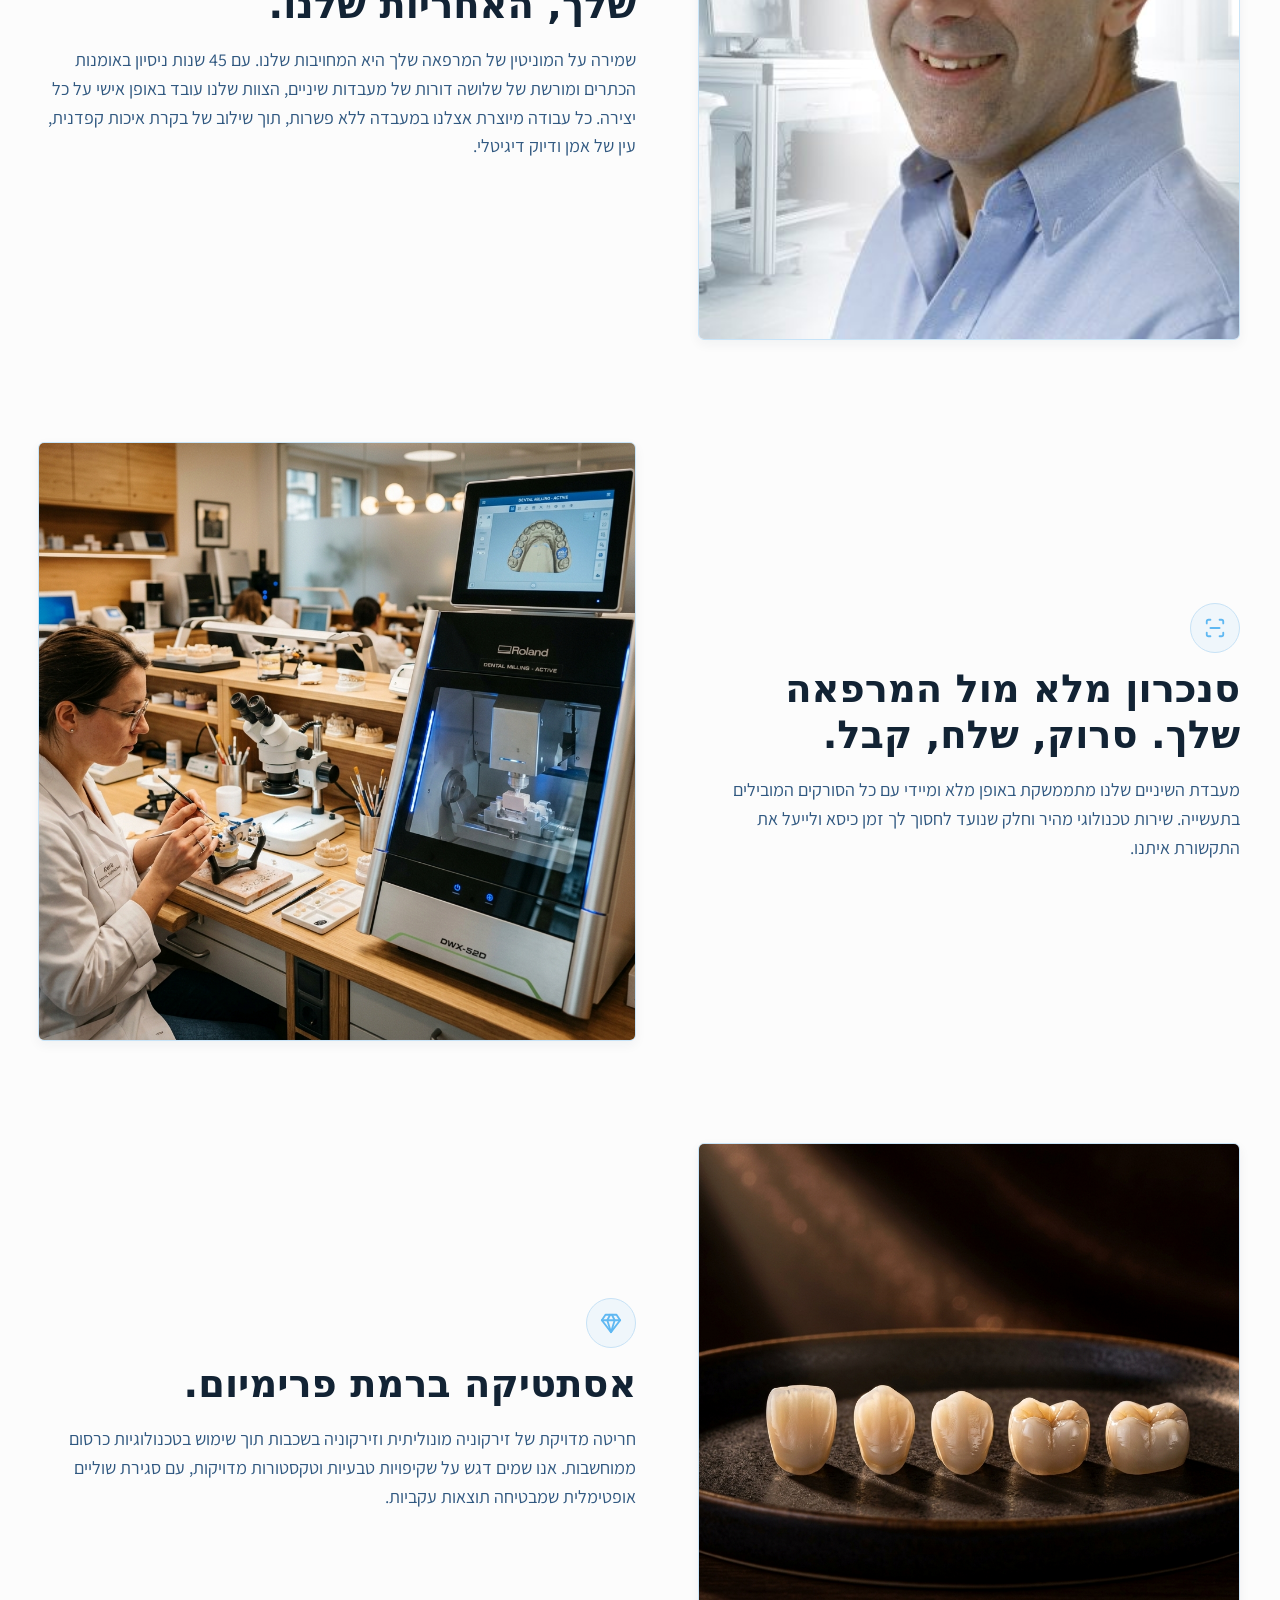
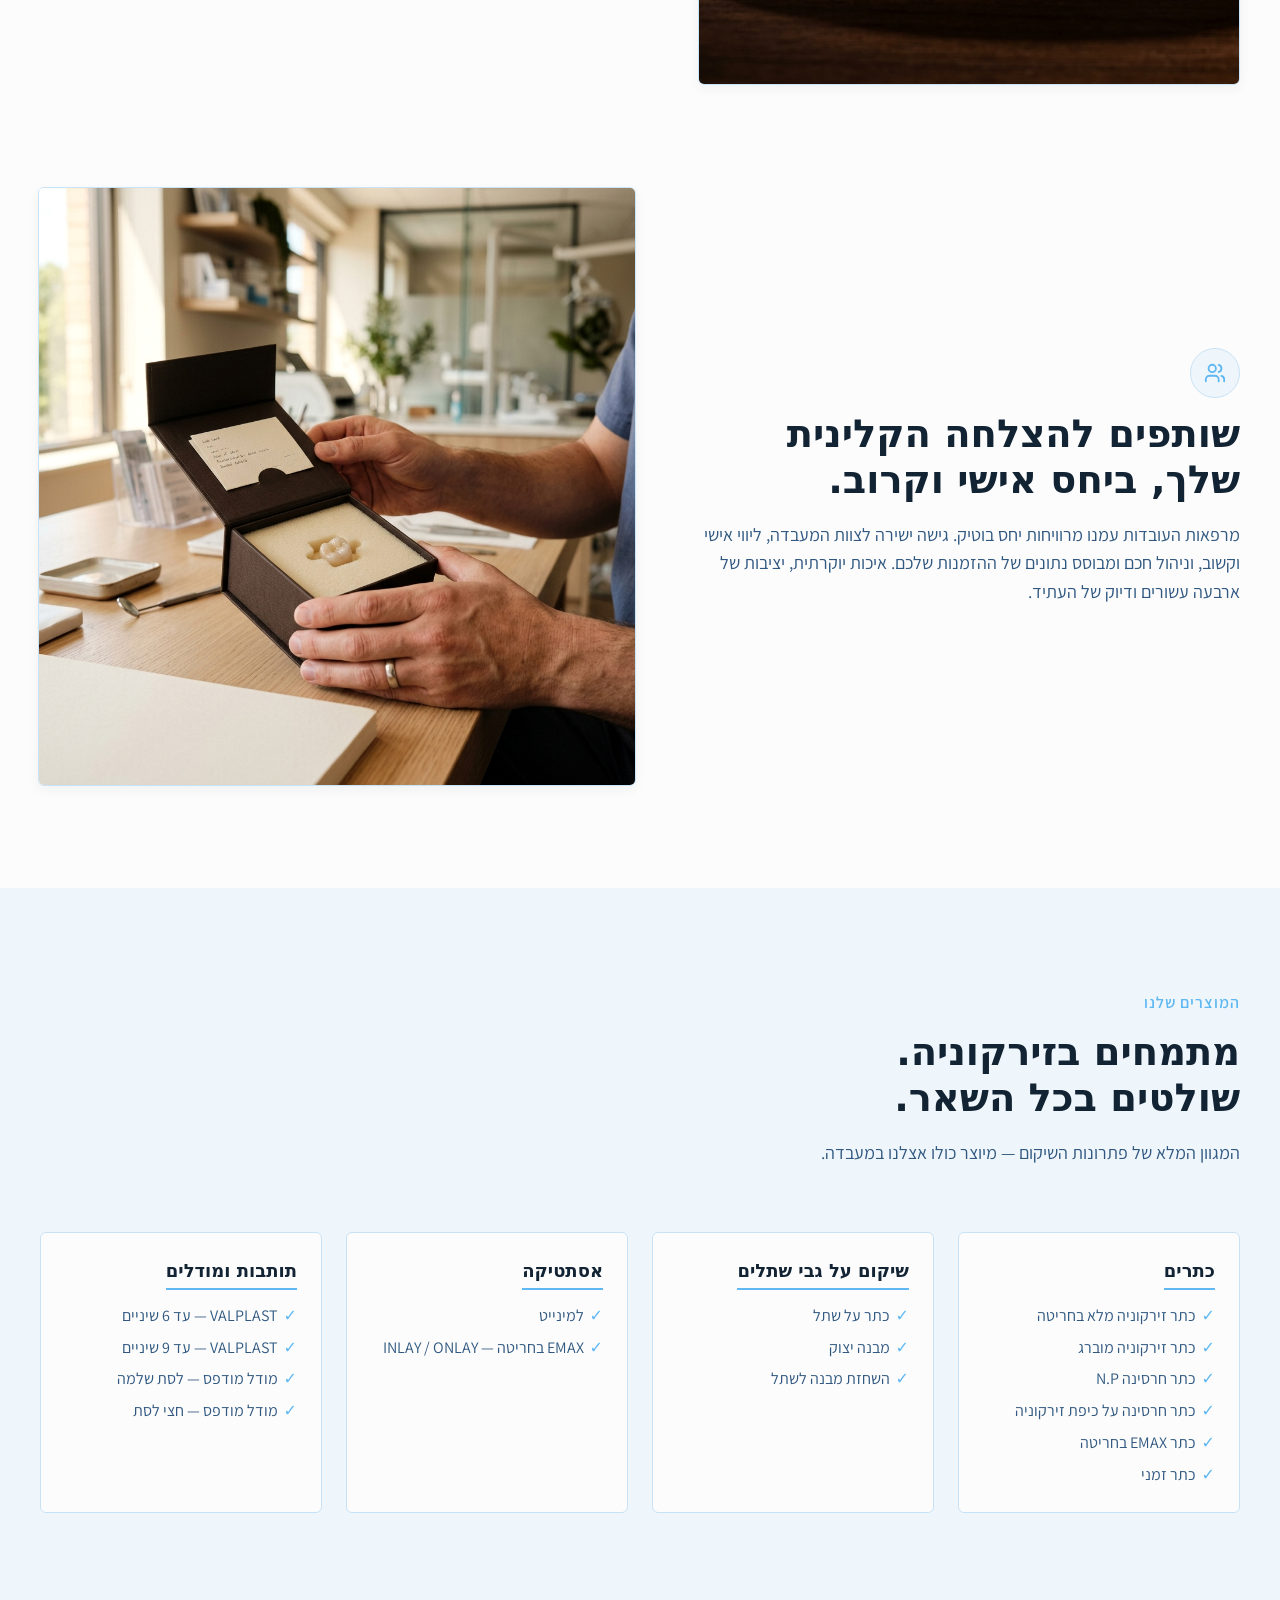
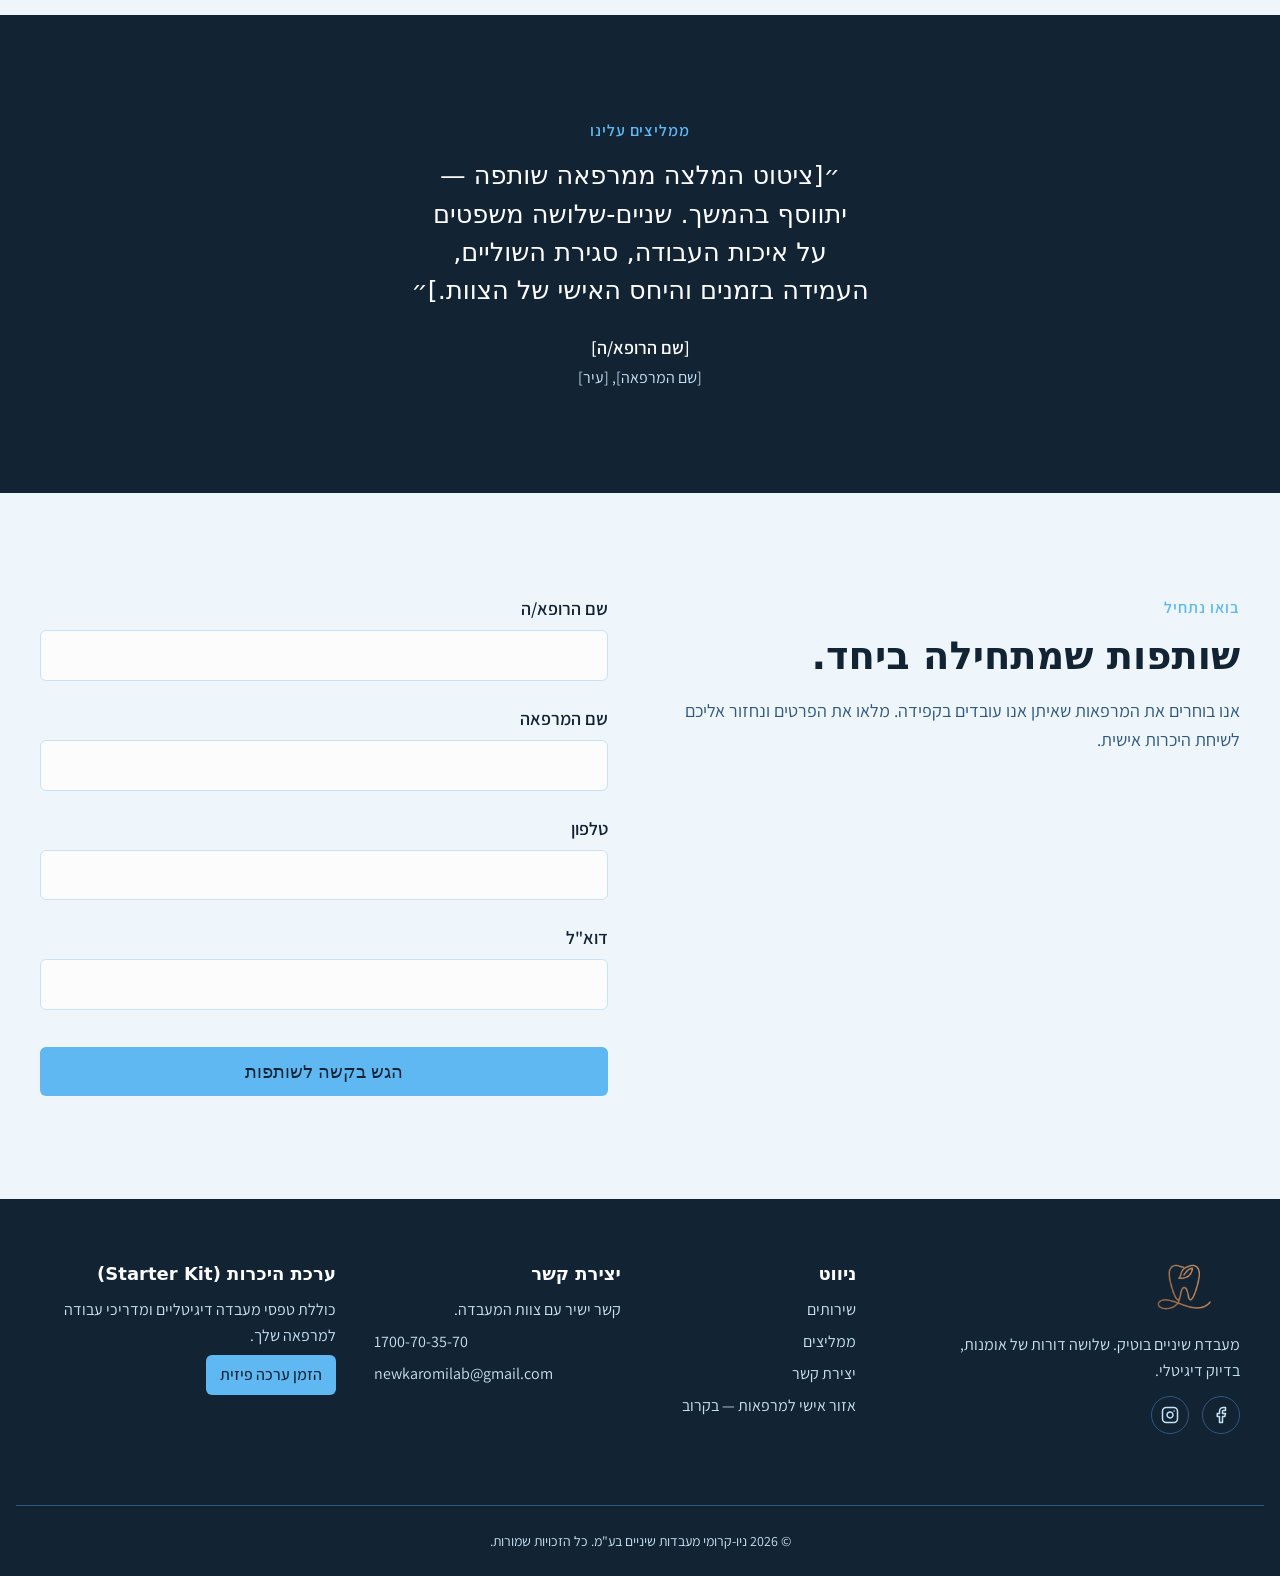
<file: Website-Option-3/index.html>
<!DOCTYPE html>
<html lang="he" dir="rtl" data-theme="light">

<head>
    <meta charset="UTF-8">
    <meta name="viewport" content="width=device-width, initial-scale=1.0">
    <title>ניו-קרומי — מעבדות שיניים מתקדמות</title>
    <meta name="description" content="45 שנות ניסיון של מעבדת שיניים בוטיק – עכשיו בדיוק דיגיטלי מושלם.">
    <!-- TODO: בעת העלאה לאוויר — החליפו את og:url ו-og:image בכתובות מלאות (https://...) -->
    <meta property="og:type" content="website">
    <meta property="og:title" content="ניו-קרומי — מעבדות שיניים מתקדמות">
    <meta property="og:description" content="45 שנות ניסיון של מעבדת שיניים בוטיק – עכשיו בדיוק דיגיטלי מושלם.">
    <meta property="og:image" content="./hero.png">
    <meta property="og:locale" content="he_IL">
    <meta name="twitter:card" content="summary_large_image">
    <link rel="icon" type="image/svg+xml" href="./favicon.svg">
    <link rel="stylesheet" href="./theme.css">
    <link rel="stylesheet" href="./styles.css">
    <link rel="preconnect" href="https://fonts.googleapis.com">
    <link rel="preconnect" href="https://fonts.gstatic.com" crossorigin>
    <link
        href="https://fonts.googleapis.com/css2?family=Assistant:wght@400;500;600&family=Frank+Ruhl+Libre:wght@400;500;700&display=swap"
        rel="stylesheet">
</head>

<body>
    <header class="site-header">
        <div class="container header-container">
            <div class="logo" aria-label="ניו-קרומי">
                <img src="./logo-mark.png" alt="" class="logo-img" />
                <span class="logo-text">New-Karomi<span class="logo-sub">Dental Lab</span></span>
            </div>
            <nav class="main-nav" aria-label="ניווט ראשי">
                <a href="#features" class="nav-link">שירותים</a>
                <a href="#products" class="nav-link">מוצרים</a>
                <a href="#testimonials" class="nav-link">ממליצים</a>
                <a href="#contact" class="nav-link">יצירת קשר</a>
                <div class="nav-actions">
                    <a href="./index_en.html" class="btn-lang" aria-label="English Version">EN</a>
                    <button id="theme-toggle" class="btn-theme-toggle" aria-label="החלף מצב תצוגה כהה/בהיר">
                        <svg aria-hidden="true" width="20" height="20" viewBox="0 0 24 24" fill="none" stroke="currentColor"
                            stroke-width="2" stroke-linecap="round" stroke-linejoin="round">
                            <path d="M21 12.79A9 9 0 1 1 11.21 3 7 7 0 0 0 21 12.79z"></path>
                        </svg>
                    </button>
                </div>
            </nav>
        </div>
    </header>

    <main>
        <section class="hero" aria-labelledby="hero-title">
            <div class="container hero-grid">
                <div class="hero-content">
                    <p class="eyebrow">מעבדת בוטיק · מורשת של שלושה דורות</p>
                    <h1 id="hero-title" class="hero-title">45 שנות ניסיון של כתרים, עם דיוק דיגיטלי מושלם.</h1>
                    <p class="hero-subtitle">בניו-קרומי משלבים מסורת של אומנות במעבדה יחד עם טכנולוגיה מתקדמת. תהליך
                        עבודה דיגיטלי רציף שמבטיח שקט נפשי וליווי צמוד לכל מרפאה בארץ.</p>
                    <div class="hero-actions">
                        <a href="#contact" class="btn btn-primary">שלח סריקה דיגיטלית</a>
                        <a href="#features" class="btn btn-outline">בואו נעבוד יחד</a>
                    </div>
                    <div class="hero-trust" aria-label="תאימות סורקים">
                        <span class="hero-trust-label">מתממשקים עם כל הסורקים המובילים:</span>
                        <ul class="scanner-list">
                            <li>iTero</li>
                            <li>3Shape TRIOS</li>
                            <li>Medit</li>
                            <li>CEREC</li>
                        </ul>
                    </div>
                </div>
                <div class="hero-visual">
                    <img src="./hero.png" alt="עבודת יד עדינה של טכנאים לצד תהליך כרסום דיגיטלי מתקדם ונקי" />
                </div>
            </div>
        </section>

        <!-- TODO: להחליף את כל הנתונים המסומנים ב-[ ] בנתונים אמיתיים -->
        <section class="stats-band band-dark" aria-label="ניו-קרומי במספרים">
            <div class="container stats-grid">
                <div class="stat-item">
                    <span class="stat-number">3</span>
                    <span class="stat-label">דורות של מורשת</span>
                </div>
                <div class="stat-item">
                    <span class="stat-number">[X]+</span>
                    <span class="stat-label">מרפאות שותפות</span>
                </div>
                <div class="stat-item">
                    <span class="stat-number">[X,XXX]</span>
                    <span class="stat-label">שיקומים בשנה</span>
                </div>
                <div class="stat-item">
                    <span class="stat-number">[X]</span>
                    <span class="stat-label">ימי אספקה בממוצע</span>
                </div>
            </div>
        </section>

        <section id="features" class="features" aria-label="שירותי המעבדה">
            <div class="container">
                <div class="section-head">
                    <p class="eyebrow">למה ניו-קרומי</p>
                    <h2 class="section-title">הסטנדרט של מעבדת בוטיק.</h2>
                </div>

                <article class="feature-row">
                    <div class="feature-visual img-frame">
                        <img src="./nir.jpg" alt="ניר, בעל המעבדה" />
                    </div>
                    <div class="feature-content">
                        <span class="feature-icon" aria-hidden="true">
                            <svg width="22" height="22" viewBox="0 0 24 24" fill="none" stroke="currentColor"
                                stroke-width="2" stroke-linecap="round" stroke-linejoin="round">
                                <path d="M12 22s8-4 8-10V5l-8-3-8 3v7c0 6 8 10 8 10z"></path>
                                <path d="m9 12 2 2 4-4"></path>
                            </svg>
                        </span>
                        <h3 class="feature-title">השקט הנפשי של המרפאה שלך, האחריות שלנו.</h3>
                        <p class="feature-text">שמירה על המוניטין של המרפאה שלך היא המחויבות שלנו. עם 45 שנות ניסיון
                            באומנות הכתרים ומורשת של שלושה דורות של מעבדות שיניים, הצוות שלנו עובד באופן אישי על כל יצירה. כל עבודה מיוצרת אצלנו
                            במעבדה ללא פשרות, תוך שילוב של בקרת איכות קפדנית, עין של אמן ודיוק דיגיטלי.</p>
                    </div>
                </article>

                <article class="feature-row">
                    <div class="feature-visual img-frame">
                        <img src="./automation.png" alt="תהליך עבודה דיגיטלי — אינטגרציה חלקה למרפאה" />
                    </div>
                    <div class="feature-content">
                        <span class="feature-icon" aria-hidden="true">
                            <svg width="22" height="22" viewBox="0 0 24 24" fill="none" stroke="currentColor"
                                stroke-width="2" stroke-linecap="round" stroke-linejoin="round">
                                <path d="M3 7V5a2 2 0 0 1 2-2h2"></path>
                                <path d="M17 3h2a2 2 0 0 1 2 2v2"></path>
                                <path d="M21 17v2a2 2 0 0 1-2 2h-2"></path>
                                <path d="M7 21H5a2 2 0 0 1-2-2v-2"></path>
                                <path d="M7 12h10"></path>
                            </svg>
                        </span>
                        <h3 class="feature-title">סנכרון מלא מול המרפאה שלך. סרוק, שלח, קבל.</h3>
                        <p class="feature-text">מעבדת השיניים שלנו מתממשקת באופן מלא ומיידי עם כל הסורקים המובילים
                            בתעשייה. שירות טכנולוגי מהיר וחלק שנועד לחסוך לך זמן כיסא ולייעל
                            את התקשורת איתנו.</p>
                    </div>
                </article>

                <article class="feature-row">
                    <div class="feature-visual img-frame">
                        <img src="./trust.png" alt="אסתטיקה וחומרי גלם" />
                    </div>
                    <div class="feature-content">
                        <span class="feature-icon" aria-hidden="true">
                            <svg width="22" height="22" viewBox="0 0 24 24" fill="none" stroke="currentColor"
                                stroke-width="2" stroke-linecap="round" stroke-linejoin="round">
                                <path d="M6 3h12l4 6-10 13L2 9z"></path>
                                <path d="M11 3 8 9l4 13 4-13-3-6"></path>
                                <path d="M2 9h20"></path>
                            </svg>
                        </span>
                        <h3 class="feature-title">אסתטיקה ברמת פרימיום.</h3>
                        <p class="feature-text">חריטה מדויקת של זירקוניה מונוליתית וזירקוניה בשכבות תוך שימוש
                            בטכנולוגיות כרסום ממוחשבות. אנו שמים דגש על שקיפויות טבעיות וטקסטורות
                            מדויקות, עם סגירת שוליים אופטימלית שמבטיחה תוצאות עקביות.</p>
                    </div>
                </article>

                <article class="feature-row">
                    <div class="feature-visual img-frame">
                        <img src="./service.png" alt="כתר זירקוניה ארוז בקפידה, נמסר למרפאה" />
                    </div>
                    <div class="feature-content">
                        <span class="feature-icon" aria-hidden="true">
                            <svg width="22" height="22" viewBox="0 0 24 24" fill="none" stroke="currentColor"
                                stroke-width="2" stroke-linecap="round" stroke-linejoin="round">
                                <path d="M16 21v-2a4 4 0 0 0-4-4H6a4 4 0 0 0-4 4v2"></path>
                                <circle cx="9" cy="7" r="4"></circle>
                                <path d="M22 21v-2a4 4 0 0 0-3-3.87"></path>
                                <path d="M16 3.13a4 4 0 0 1 0 7.75"></path>
                            </svg>
                        </span>
                        <h3 class="feature-title">שותפים להצלחה הקלינית שלך, ביחס אישי וקרוב.</h3>
                        <p class="feature-text">מרפאות העובדות עמנו מרוויחות יחס בוטיק. גישה ישירה לצוות המעבדה, ליווי
                            אישי וקשוב, וניהול חכם ומבוסס נתונים של ההזמנות שלכם. איכות יוקרתית, יציבות של ארבעה עשורים
                            ודיוק של העתיד.</p>
                    </div>
                </article>
            </div>
        </section>

        <section id="products" class="products" aria-labelledby="products-title">
            <div class="container">
                <div class="section-head">
                    <p class="eyebrow">המוצרים שלנו</p>
                    <h2 id="products-title" class="section-title">מתמחים בזירקוניה. שולטים בכל השאר.</h2>
                    <p class="feature-text">המגוון המלא של פתרונות השיקום — מיוצר כולו אצלנו במעבדה.</p>
                </div>
                <div class="products-grid">
                    <div class="product-category">
                        <h3>כתרים</h3>
                        <ul>
                            <li>כתר זירקוניה מלא בחריטה</li>
                            <li>כתר זירקוניה מוברג</li>
                            <li>כתר חרסינה N.P</li>
                            <li>כתר חרסינה על כיפת זירקוניה</li>
                            <li>כתר EMAX בחריטה</li>
                            <li>כתר זמני</li>
                        </ul>
                    </div>
                    <div class="product-category">
                        <h3>שיקום על גבי שתלים</h3>
                        <ul>
                            <li>כתר על שתל</li>
                            <li>מבנה יצוק</li>
                            <li>השחזת מבנה לשתל</li>
                        </ul>
                    </div>
                    <div class="product-category">
                        <h3>אסתטיקה</h3>
                        <ul>
                            <li>למינייט</li>
                            <li>EMAX בחריטה — INLAY / ONLAY</li>
                        </ul>
                    </div>
                    <div class="product-category">
                        <h3>תותבות ומודלים</h3>
                        <ul>
                            <li>VALPLAST — עד 6 שיניים</li>
                            <li>VALPLAST — עד 9 שיניים</li>
                            <li>מודל מודפס — לסת שלמה</li>
                            <li>מודל מודפס — חצי לסת</li>
                        </ul>
                    </div>
                </div>
            </div>
        </section>

        <!-- TODO: להחליף את ההמלצה והפרטים בהמלצה אמיתית ממרפאה שותפה -->
        <section id="testimonials" class="testimonial-section band-dark" aria-labelledby="testimonials-title">
            <div class="container testimonial-inner">
                <p class="eyebrow eyebrow-on-dark">ממליצים עלינו</p>
                <h2 id="testimonials-title" class="visually-hidden">המלצות ממרפאות שותפות</h2>
                <figure class="testimonial-card">
                    <blockquote class="testimonial-quote">
                        ״[ציטוט המלצה ממרפאה שותפה — יתווסף בהמשך. שניים-שלושה משפטים על איכות העבודה, סגירת
                        השוליים, העמידה בזמנים והיחס האישי של הצוות.]״
                    </blockquote>
                    <figcaption class="testimonial-attribution">
                        <span class="testimonial-name">[שם הרופא/ה]</span>
                        <span class="testimonial-clinic">[שם המרפאה], [עיר]</span>
                    </figcaption>
                </figure>
            </div>
        </section>

        <section id="contact" class="contact-section" aria-labelledby="contact-title">
            <div class="container contact-grid">
                <div class="contact-info">
                    <p class="eyebrow">בואו נתחיל</p>
                    <h2 id="contact-title" class="section-title">שותפות שמתחילה ביחד.</h2>
                    <p class="feature-text">אנו בוחרים את המרפאות שאיתן אנו עובדים בקפידה. מלאו את הפרטים ונחזור אליכם
                        לשיחת היכרות אישית.</p>
                </div>
                <form class="contact-form" action="#" method="POST">
                    <div class="form-group">
                        <label for="doctorName">שם הרופא/ה</label>
                        <input type="text" id="doctorName" name="doctorName" class="form-control" autocomplete="name"
                            required aria-required="true">
                    </div>
                    <div class="form-group">
                        <label for="clinicName">שם המרפאה</label>
                        <input type="text" id="clinicName" name="clinicName" class="form-control"
                            autocomplete="organization" required aria-required="true">
                    </div>
                    <div class="form-group">
                        <label for="phone">טלפון</label>
                        <input type="tel" id="phone" name="phone" class="form-control" autocomplete="tel"
                            inputmode="tel" dir="ltr" required aria-required="true">
                    </div>
                    <div class="form-group">
                        <label for="email">דוא"ל</label>
                        <input type="email" id="email" name="email" class="form-control" autocomplete="email"
                            dir="ltr" required aria-required="true">
                    </div>
                    <button type="submit" class="btn btn-primary btn-block">הגש בקשה לשותפות</button>
                </form>
            </div>
        </section>
    </main>

    <footer class="site-footer band-dark">
        <div class="container footer-grid">
            <div class="footer-col footer-brand">
                <img src="./logo-mark.png" alt="לוגו ניו-קרומי" class="footer-logo" />
                <p>מעבדת שיניים בוטיק. שלושה דורות של אומנות, בדיוק דיגיטלי.</p>
                <!-- TODO: להחליף בקישורים אמיתיים לרשתות החברתיות, או למחוק -->
                <div class="social-links" aria-label="רשתות חברתיות">
                    <a href="#" aria-label="פייסבוק">
                        <svg width="18" height="18" viewBox="0 0 24 24" fill="none" stroke="currentColor"
                            stroke-width="2" stroke-linecap="round" stroke-linejoin="round" aria-hidden="true">
                            <path d="M18 2h-3a5 5 0 0 0-5 5v3H7v4h3v8h4v-8h3l1-4h-4V7a1 1 0 0 1 1-1h3z"></path>
                        </svg>
                    </a>
                    <a href="#" aria-label="אינסטגרם">
                        <svg width="18" height="18" viewBox="0 0 24 24" fill="none" stroke="currentColor"
                            stroke-width="2" stroke-linecap="round" stroke-linejoin="round" aria-hidden="true">
                            <rect x="2" y="2" width="20" height="20" rx="5" ry="5"></rect>
                            <path d="M16 11.37A4 4 0 1 1 12.63 8 4 4 0 0 1 16 11.37z"></path>
                            <line x1="17.5" y1="6.5" x2="17.51" y2="6.5"></line>
                        </svg>
                    </a>
                </div>
            </div>
            <div class="footer-col">
                <h3>ניווט</h3>
                <a href="#features">שירותים</a>
                <a href="#testimonials">ממליצים</a>
                <a href="#contact">יצירת קשר</a>
                <span class="footer-muted">אזור אישי למרפאות — בקרוב</span>
            </div>
            <div class="footer-col">
                <h3>יצירת קשר</h3>
                <p>קשר ישיר עם צוות המעבדה.</p>
                <a href="tel:1700703570" dir="ltr">1700-70-35-70</a>
                <a href="mailto:newkaromilab@gmail.com" dir="ltr">newkaromilab@gmail.com</a>
            </div>
            <div class="footer-col" id="submit">
                <h3>ערכת היכרות (Starter Kit)</h3>
                <p>כוללת טפסי מעבדה דיגיטליים ומדריכי עבודה למרפאה שלך.</p>
                <a href="#contact" class="btn btn-primary btn-small">הזמן ערכה פיזית</a>
            </div>
        </div>
        <div class="container footer-bottom">
            <p>&copy; 2026 ניו-קרומי מעבדות שיניים בע"מ. כל הזכויות שמורות.</p>
        </div>
    </footer>

    <script src="./main.js" defer></script>
</body>

</html>
</file>
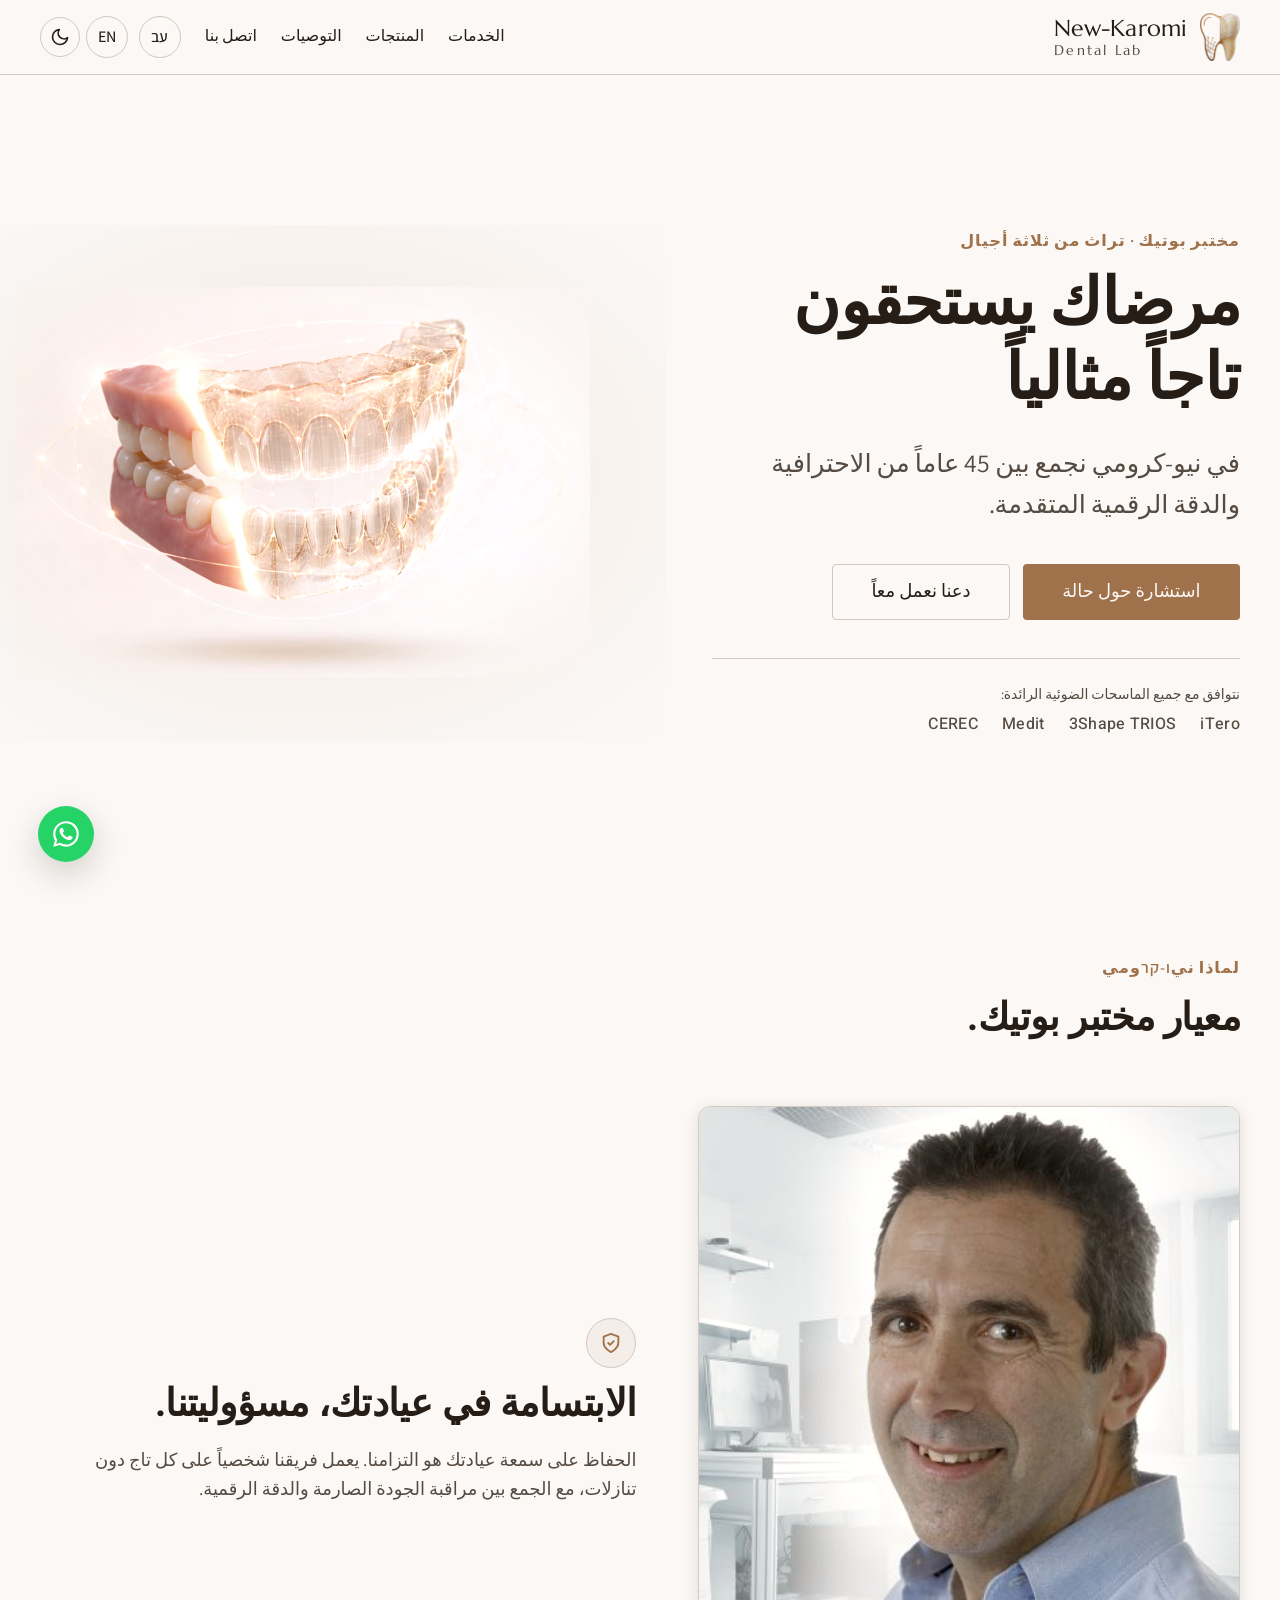
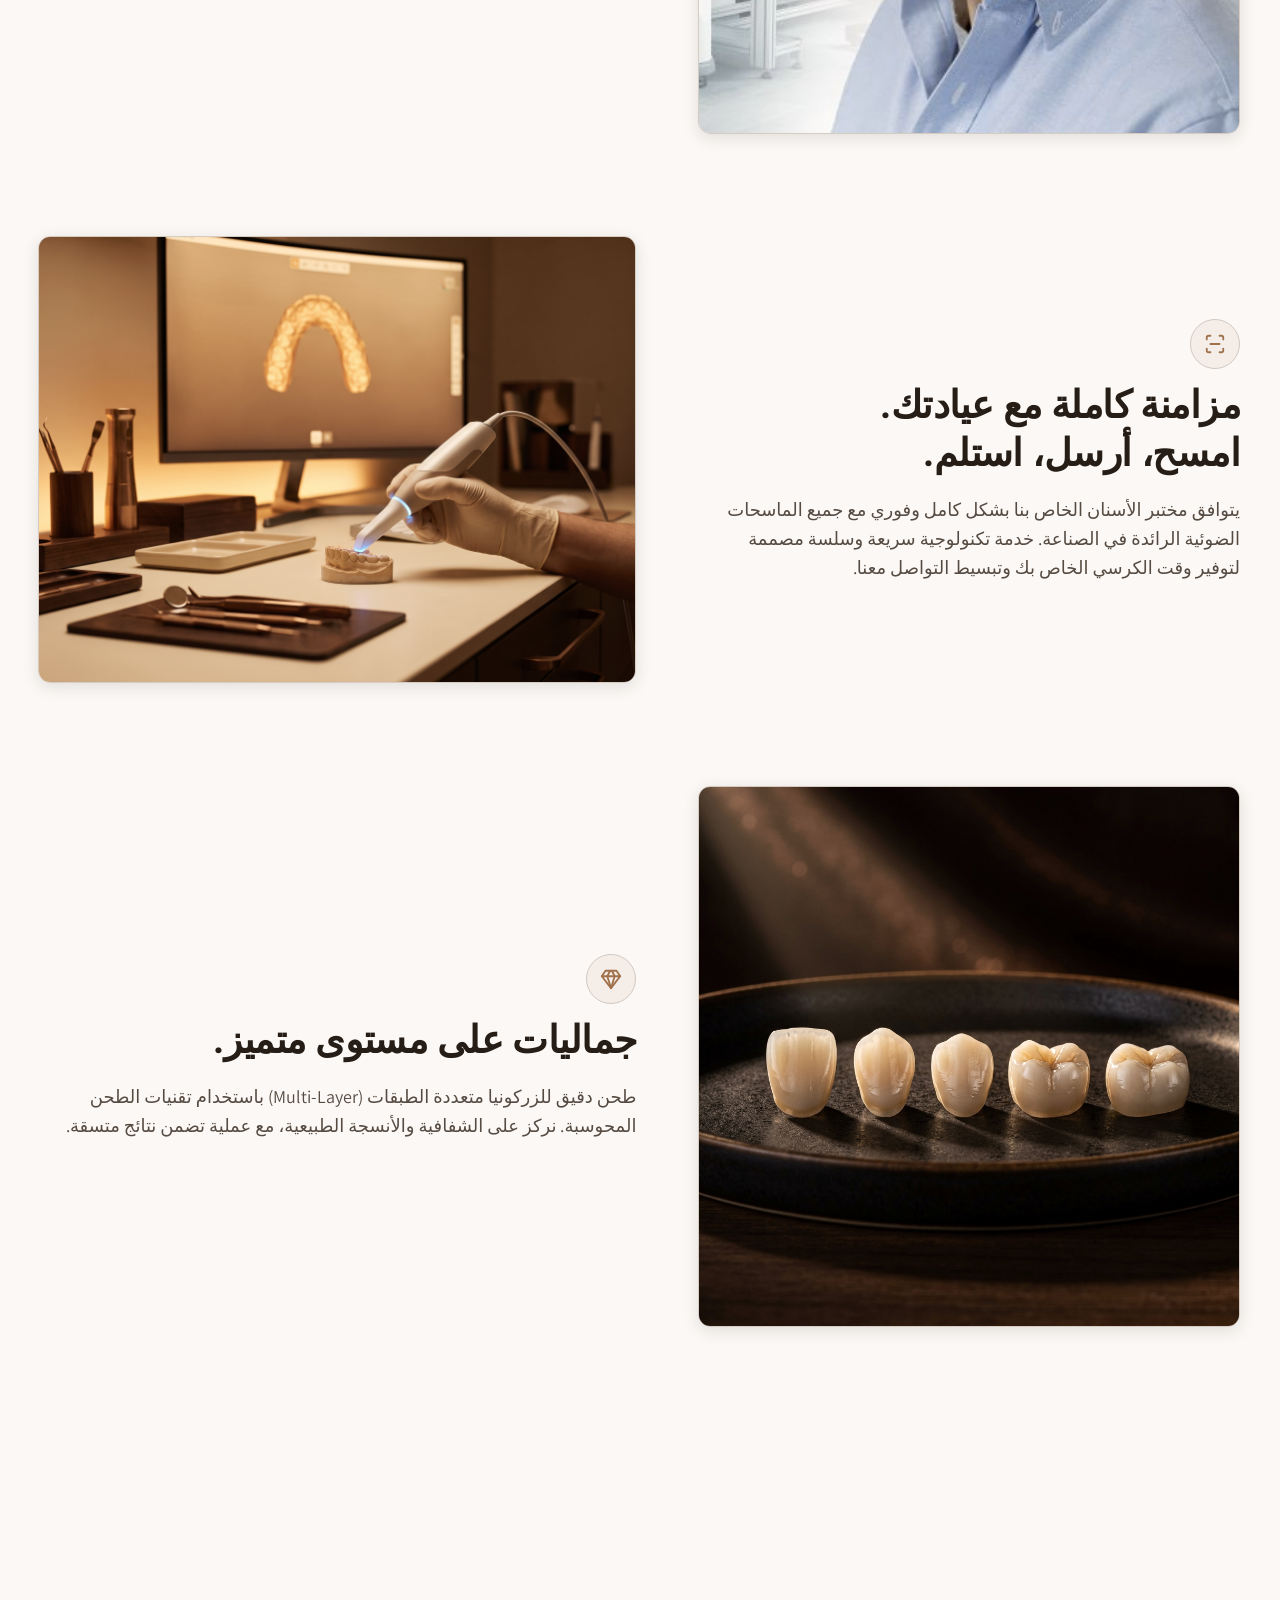
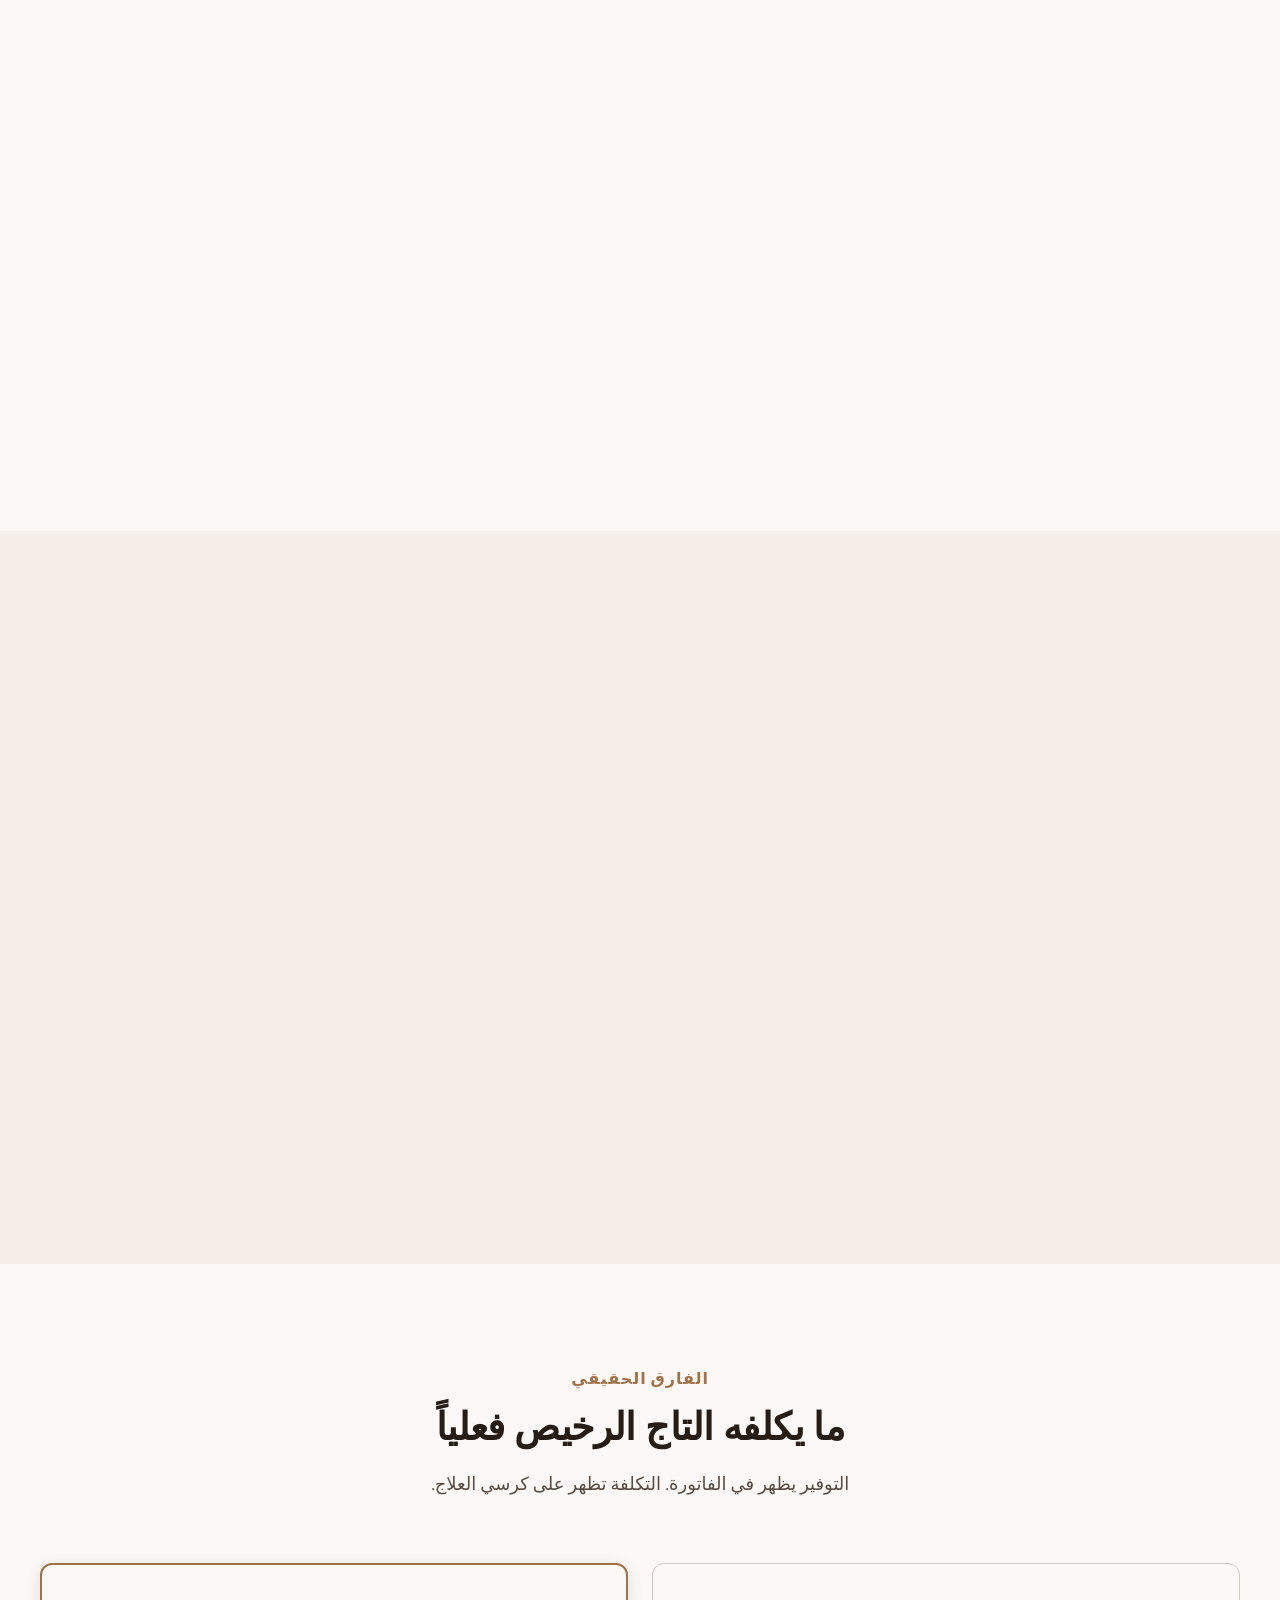
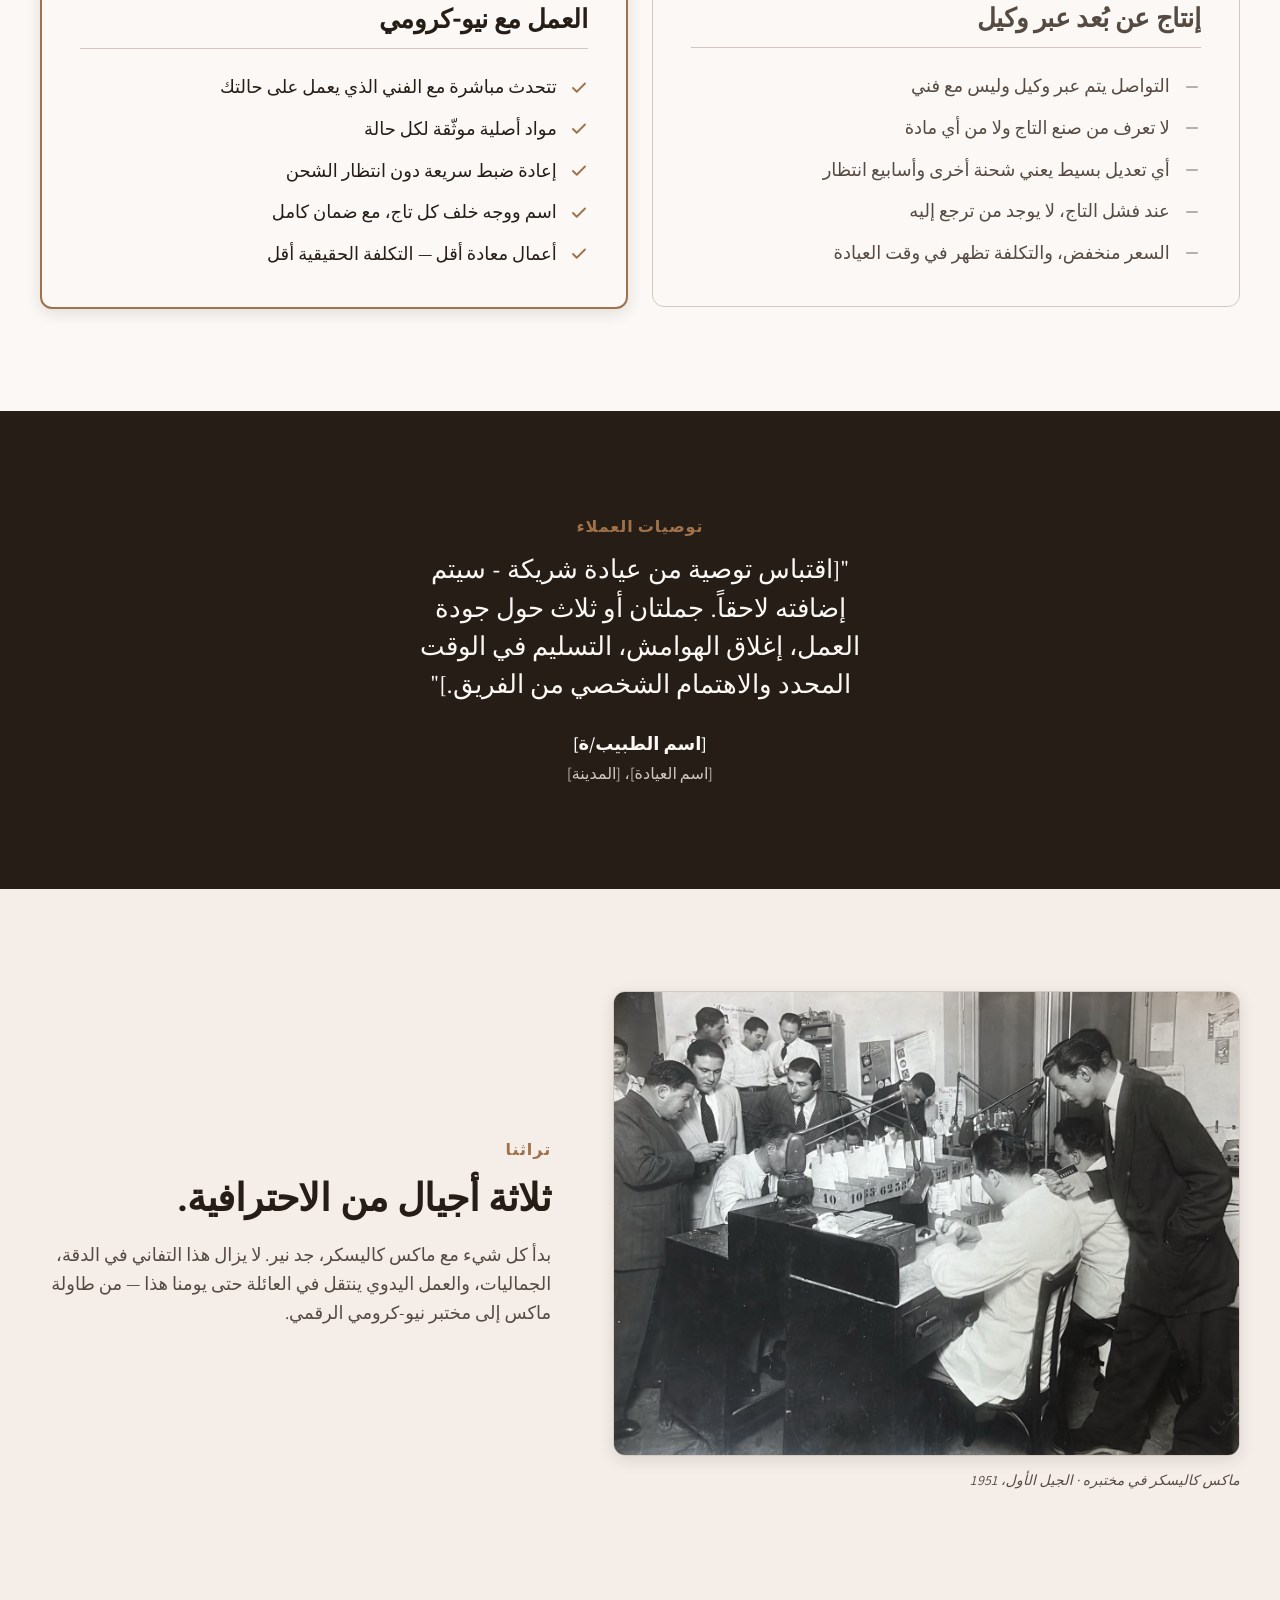
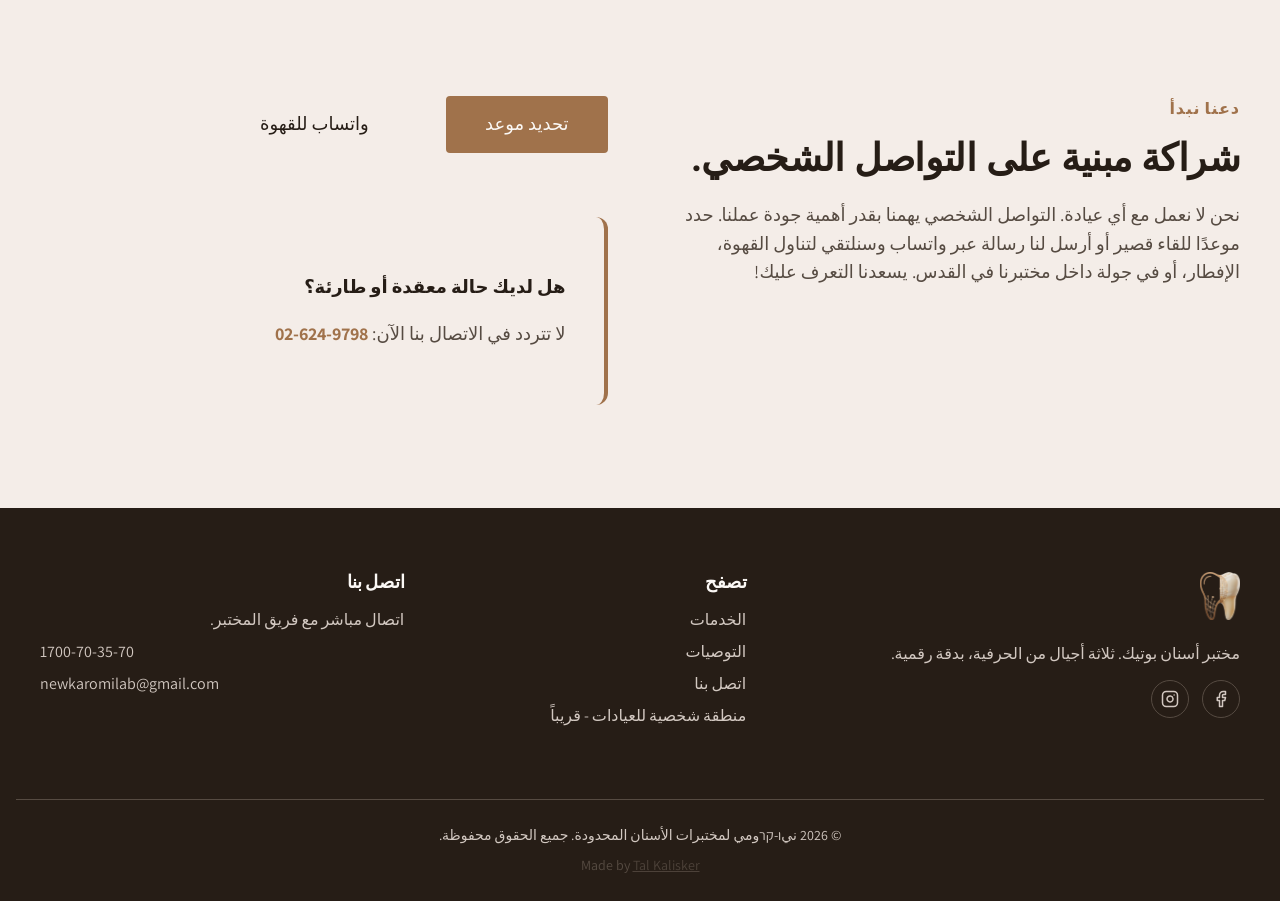
<file: Website-Option-1/index_ar.html>
<!DOCTYPE html>
<html lang="ar" dir="rtl" data-theme="light">

<head>
    <meta charset="UTF-8">
    <meta name="viewport" content="width=device-width, initial-scale=1.0">
    <title>نيו-קרومي — مختبرات أسنان متقدمة</title>
    <meta name="description" content="مرضاك يستحقون تاجاً مثالياً. في نيو-كرومي نجمع بين 45 عاماً من الاحترافية والدقة الرقمية المتقدمة.">
    <!-- TODO: בעת העלאה לאוויר — החליפו את og:url ו-og:image בכתובות מלאות (https://...) -->
    <meta property="og:type" content="website">
    <meta property="og:title" content="نيו-קרومي — مختبرات أسنان متقدمة">
    <meta property="og:description" content="مرضاك يستحقون تاجاً مثالياً. في نيو-كرومي نجمع بين 45 عاماً من الاحترافية والدقة الرقمية المتقدمة.">
    <meta property="og:image" content="./NewHero.png">
    <meta property="og:locale" content="ar_IL">
    <meta name="twitter:card" content="summary_large_image">
    <link rel="icon" type="image/png" href="./favicon-3d.png">
    <link rel="stylesheet" href="./theme.css">
    <link rel="stylesheet" href="./styles.css">
    <link rel="preconnect" href="https://fonts.googleapis.com">
    <link rel="preconnect" href="https://fonts.gstatic.com" crossorigin>
    <link
        href="https://fonts.googleapis.com/css2?family=Assistant:wght@400;500;600&family=Frank+Ruhl+Libre:wght@400;500;700&family=Heebo:wght@500;700;800&family=Marcellus&display=swap"
        rel="stylesheet">
</head>

<body>
    <header class="site-header">
        <div class="container header-container">
            <div class="logo" aria-label="نيו-קרومي">
                <img src="./logo-mark-3d.png" alt="" class="logo-img" />
                <span class="logo-text">New-Karomi<span class="logo-sub">Dental Lab</span></span>
            </div>
            <nav class="main-nav" aria-label="الملاحة الرئيسية">
                <a href="#features" class="nav-link">الخدمات</a>
                <a href="#products" class="nav-link">المنتجات</a>
                <a href="#testimonials" class="nav-link">التوصيات</a>
                <a href="#contact" class="nav-link">اتصل بنا</a>
                <div class="nav-actions">
                    <a href="./index.html" class="btn-lang" aria-label="النسخة العبرية" style="margin-inline-end: 4px;">עב</a>
                    <a href="./index_en.html" class="btn-lang" aria-label="النسخة الإنجليزية">EN</a>
                    <button id="theme-toggle" class="btn-theme-toggle" aria-label="تبديل وضع العرض">
                        <svg aria-hidden="true" width="20" height="20" viewBox="0 0 24 24" fill="none"
                            stroke="currentColor" stroke-width="2" stroke-linecap="round" stroke-linejoin="round">
                            <path d="M21 12.79A9 9 0 1 1 11.21 3 7 7 0 0 0 21 12.79z"></path>
                        </svg>
                    </button>
                </div>
            </nav>
        </div>
    </header>

    <main>
        <section class="hero" aria-labelledby="hero-title">
            <div class="container hero-grid">
                <div class="hero-content">
                    <p class="eyebrow">مختبر بوتيك · تراث من ثلاثة أجيال</p>
                    <h1 id="hero-title" class="hero-title">مرضاك يستحقون تاجاً مثالياً</h1>
                    <p class="hero-subtitle">في نيو-كرومي نجمع بين 45 عاماً من الاحترافية والدقة الرقمية المتقدمة.</p>
                    <div class="hero-actions">
                        <a href="#contact" class="btn btn-primary">استشارة حول حالة</a>
                        <a href="#features" class="btn btn-outline">دعنا نعمل معاً</a>
                    </div>
                    <div class="hero-trust" aria-label="توافق الماسحات">
                        <span class="hero-trust-label">نتوافق مع جميع الماسحات الضوئية الرائدة:</span>
                        <ul class="scanner-list">
                            <li>iTero</li>
                            <li>3Shape TRIOS</li>
                            <li>Medit</li>
                            <li>CEREC</li>
                        </ul>
                    </div>
                </div>
                <div class="hero-visual">
                    <video class="hero-video" autoplay loop muted playsinline preload="metadata"
                        poster="./hero-poster.jpg" aria-label="مسح رقمي لمجموعة أسنان كاملة يتحول إلى تيجان زيركونيا جاهزة">
                        <source src="./hero-loop.webm" type="video/webm">
                        <source src="./hero-loop.mp4" type="video/mp4">
                        <img src="./hero-poster.jpg" alt="مسح رقمي لمجموعة أسنان كاملة يتحول إلى تيجان زيركونيا جاهزة" />
                    </video>
                </div>
            </div>
        </section>

        <section id="features" class="features" aria-label="خدمات المختبر">
            <div class="container">
                <div class="section-head">
                    <p class="eyebrow">لماذا نيו-קרومي</p>
                    <h2 class="section-title">معيار مختبر بوتيك.</h2>
                </div>

                <article class="feature-row">
                    <div class="feature-visual img-frame">
                        <img src="./nir.jpg" alt="نير، صاحب المختبر" />
                    </div>
                    <div class="feature-content">
                        <span class="feature-icon" aria-hidden="true">
                            <svg width="22" height="22" viewBox="0 0 24 24" fill="none" stroke="currentColor"
                                stroke-width="2" stroke-linecap="round" stroke-linejoin="round">
                                <path d="M12 22s8-4 8-10V5l-8-3-8 3v7c0 6 8 10 8 10z"></path>
                                <path d="m9 12 2 2 4-4"></path>
                            </svg>
                        </span>
                        <h3 class="feature-title">الابتسامة في عيادتك، مسؤوليتنا.</h3>
                        <p class="feature-text">الحفاظ على سمعة عيادتك هو التزامنا. يعمل فريقنا شخصياً على كل
                            تاج دون تنازلات، مع الجمع بين مراقبة الجودة الصارمة والدقة الرقمية.</p>
                    </div>
                </article>

                <article class="feature-row">
                    <div class="feature-visual img-frame">
                        <img src="./automation.png" alt="عملية عمل رقمية — تكامل سلس للعيادة" />
                    </div>
                    <div class="feature-content">
                        <span class="feature-icon" aria-hidden="true">
                            <svg width="22" height="22" viewBox="0 0 24 24" fill="none" stroke="currentColor"
                                stroke-width="2" stroke-linecap="round" stroke-linejoin="round">
                                <path d="M3 7V5a2 2 0 0 1 2-2h2"></path>
                                <path d="M17 3h2a2 2 0 0 1 2 2v2"></path>
                                <path d="M21 17v2a2 2 0 0 1-2 2h-2"></path>
                                <path d="M7 21H5a2 2 0 0 1-2-2v-2"></path>
                                <path d="M7 12h10"></path>
                            </svg>
                        </span>
                        <h3 class="feature-title">مزامنة كاملة مع عيادتك. امسح، أرسل، استلم.</h3>
                        <p class="feature-text">يتوافق مختبر الأسنان الخاص بنا بشكل كامل وفوري مع جميع الماسحات الضوئية الرائدة
                            في الصناعة. خدمة تكنولوجية سريعة وسلسة مصممة لتوفير وقت الكرسي الخاص بك وتبسيط
                            التواصل معنا.</p>
                    </div>
                </article>

                <article class="feature-row">
                    <div class="feature-visual img-frame">
                        <img src="./trust.png" alt="جماليات ومواد خام" />
                    </div>
                    <div class="feature-content">
                        <span class="feature-icon" aria-hidden="true">
                            <svg width="22" height="22" viewBox="0 0 24 24" fill="none" stroke="currentColor"
                                stroke-width="2" stroke-linecap="round" stroke-linejoin="round">
                                <path d="M6 3h12l4 6-10 13L2 9z"></path>
                                <path d="M11 3 8 9l4 13 4-13-3-6"></path>
                                <path d="M2 9h20"></path>
                            </svg>
                        </span>
                        <h3 class="feature-title">جماليات على مستوى متميز.</h3>
                        <p class="feature-text">طحن دقيق للزركونيا متعددة الطبقات (Multi-Layer) باستخدام
                            تقنيات الطحن المحوسبة. نركز على الشفافية والأنسجة الطبيعية، مع عملية تضمن نتائج
                            متسقة.</p>
                    </div>
                </article>

                <article class="feature-row">
                    <div class="feature-visual img-frame">
                        <img src="./service.png" alt="تاج زركونيا معبأ بعناية، تم تسليمه للعيادة" />
                    </div>
                    <div class="feature-content">
                        <span class="feature-icon" aria-hidden="true">
                            <svg width="22" height="22" viewBox="0 0 24 24" fill="none" stroke="currentColor"
                                stroke-width="2" stroke-linecap="round" stroke-linejoin="round">
                                <path d="M16 21v-2a4 4 0 0 0-4-4H6a4 4 0 0 0-4 4v2"></path>
                                <circle cx="9" cy="7" r="4"></circle>
                                <path d="M22 21v-2a4 4 0 0 0-3-3.87"></path>
                                <path d="M16 3.13a4 4 0 0 1 0 7.75"></path>
                            </svg>
                        </span>
                        <h3 class="feature-title">شركاء في نجاحك السريري.</h3>
                        <p class="feature-text">العيادات التي تعمل معنا تستفيد من الاهتمام الشخصي. وصول مباشر إلى فريق المختبر، تواصل
                            جيد، وإدارة ذكية لطلباتكم مع الاهتمام بالتفاصيل.</p>
                    </div>
                </article>
            </div>
        </section>

        <section id="products" class="products" aria-labelledby="products-title">
            <div class="container">
                <div class="section-head">
                    <p class="eyebrow">منتجاتنا</p>
                    <h2 id="products-title" class="section-title">متخصصون في الزركونيا. نتقن كل شيء آخر.</h2>
                    <p class="feature-text">المجموعة الكاملة من حلول الترميم - تُصنع جميعها في مختبرنا.</p>
                </div>
                <div class="products-grid">
                    <div class="product-category">
                        <h3>التيجان</h3>
                        <ul>
                            <li>تاج زركونيا كامل بالطحن</li>
                            <li>تاج زركونيا مثبت ببرغي</li>
                            <li>تاج بورسلين N.P</li>
                            <li>تاج بورسلين على غطاء زركونيا</li>
                            <li>تاج EMAX بالطحن</li>
                            <li>تاج مؤقت</li>
                        </ul>
                    </div>
                    <div class="product-category">
                        <h3>ترميم على الغرسات</h3>
                        <ul>
                            <li>تاج على غرسة</li>
                            <li>مبنى مصبوب</li>
                            <li>طحن مبنى الغرسة</li>
                        </ul>
                    </div>
                    <div class="product-category">
                        <h3>الجماليات</h3>
                        <ul>
                            <li>الفينير (Laminate)</li>
                            <li>EMAX بالطحن — INLAY / ONLAY</li>
                        </ul>
                    </div>
                    <div class="product-category">
                        <h3>أطقم الأسنان والنماذج</h3>
                        <ul>
                            <li>فالابلاست (VALPLAST) — حتى 6 أسنان</li>
                            <li>فالابلاست (VALPLAST) — حتى 9 أسنان</li>
                            <li>نموذج مطبوع — فك كامل</li>
                            <li>نموذج مطبوع — نصف فك</li>
                        </ul>
                    </div>
                </div>
            </div>
        </section>

        <section id="comparison" class="comparison" aria-labelledby="comparison-title">
            <div class="container">
                <div class="section-head">
                    <p class="eyebrow">الفارق الحقيقي</p>
                    <h2 id="comparison-title" class="section-title">ما يكلفه التاج الرخيص فعلياً</h2>
                    <p class="feature-text">التوفير يظهر في الفاتورة. التكلفة تظهر على كرسي العلاج.</p>
                </div>
                <div class="comparison-grid">
                    <div class="compare-card">
                        <h3>إنتاج عن بُعد عبر وكيل</h3>
                        <ul class="compare-list">
                            <li><svg class="icon-minus" viewBox="0 0 24 24" fill="none" stroke="currentColor" stroke-width="2" stroke-linecap="round" aria-hidden="true"><line x1="5" y1="12" x2="19" y2="12"></line></svg><span>التواصل يتم عبر وكيل وليس مع فني</span></li>
                            <li><svg class="icon-minus" viewBox="0 0 24 24" fill="none" stroke="currentColor" stroke-width="2" stroke-linecap="round" aria-hidden="true"><line x1="5" y1="12" x2="19" y2="12"></line></svg><span>لا تعرف من صنع التاج ولا من أي مادة</span></li>
                            <li><svg class="icon-minus" viewBox="0 0 24 24" fill="none" stroke="currentColor" stroke-width="2" stroke-linecap="round" aria-hidden="true"><line x1="5" y1="12" x2="19" y2="12"></line></svg><span>أي تعديل بسيط يعني شحنة أخرى وأسابيع انتظار</span></li>
                            <li><svg class="icon-minus" viewBox="0 0 24 24" fill="none" stroke="currentColor" stroke-width="2" stroke-linecap="round" aria-hidden="true"><line x1="5" y1="12" x2="19" y2="12"></line></svg><span>عند فشل التاج، لا يوجد من ترجع إليه</span></li>
                            <li><svg class="icon-minus" viewBox="0 0 24 24" fill="none" stroke="currentColor" stroke-width="2" stroke-linecap="round" aria-hidden="true"><line x1="5" y1="12" x2="19" y2="12"></line></svg><span>السعر منخفض، والتكلفة تظهر في وقت العيادة</span></li>
                        </ul>
                    </div>
                    <div class="compare-card compare-card-featured">
                        <h3>العمل مع نيو-كرومي</h3>
                        <ul class="compare-list">
                            <li><svg class="icon-check" viewBox="0 0 24 24" fill="none" stroke="currentColor" stroke-width="2.5" stroke-linecap="round" stroke-linejoin="round" aria-hidden="true"><polyline points="20 6 9 17 4 12"></polyline></svg><span>تتحدث مباشرة مع الفني الذي يعمل على حالتك</span></li>
                            <li><svg class="icon-check" viewBox="0 0 24 24" fill="none" stroke="currentColor" stroke-width="2.5" stroke-linecap="round" stroke-linejoin="round" aria-hidden="true"><polyline points="20 6 9 17 4 12"></polyline></svg><span>مواد أصلية موثّقة لكل حالة</span></li>
                            <li><svg class="icon-check" viewBox="0 0 24 24" fill="none" stroke="currentColor" stroke-width="2.5" stroke-linecap="round" stroke-linejoin="round" aria-hidden="true"><polyline points="20 6 9 17 4 12"></polyline></svg><span>إعادة ضبط سريعة دون انتظار الشحن</span></li>
                            <li><svg class="icon-check" viewBox="0 0 24 24" fill="none" stroke="currentColor" stroke-width="2.5" stroke-linecap="round" stroke-linejoin="round" aria-hidden="true"><polyline points="20 6 9 17 4 12"></polyline></svg><span>اسم ووجه خلف كل تاج، مع ضمان كامل</span></li>
                            <li><svg class="icon-check" viewBox="0 0 24 24" fill="none" stroke="currentColor" stroke-width="2.5" stroke-linecap="round" stroke-linejoin="round" aria-hidden="true"><polyline points="20 6 9 17 4 12"></polyline></svg><span>أعمال معادة أقل — التكلفة الحقيقية أقل</span></li>
                        </ul>
                    </div>
                </div>
            </div>
        </section>

        <!-- TODO: להחליף את ההמלצה והפרטים בהמלצה אמיתית ממרפאה שותפה -->
        <section id="testimonials" class="testimonial-section band-dark" aria-labelledby="testimonials-title">
            <div class="container testimonial-inner">
                <p class="eyebrow eyebrow-on-dark">توصيات العملاء</p>
                <h2 id="testimonials-title" class="visually-hidden">توصيات من العيادات الشريكة</h2>
                <figure class="testimonial-card">
                    <blockquote class="testimonial-quote">
                        "[اقتباس توصية من عيادة شريكة - سيتم إضافته لاحقاً. جملتان أو ثلاث حول جودة العمل،
                        إغلاق الهوامش، التسليم في الوقت المحدد والاهتمام الشخصي من الفريق.]"
                    </blockquote>
                    <figcaption class="testimonial-attribution">
                        <span class="testimonial-name">[اسم الطبيب/ة]</span>
                        <span class="testimonial-clinic">[اسم العيادة]، [المدينة]</span>
                    </figcaption>
                </figure>
            </div>
        </section>

        <section id="legacy" class="legacy" aria-labelledby="legacy-title">
            <div class="container legacy-grid">
                <figure class="legacy-figure">
                    <div class="img-frame">
                        <img src="./Max_Kalisker.jpg" alt="ماكس كاليسكر يعمل في مختبر الأسنان الخاص به" />
                    </div>
                    <figcaption class="legacy-caption">ماكس كاليسكر في مختبره · الجيل الأول، 1951</figcaption>
                </figure>
                <div class="legacy-content">
                    <p class="eyebrow">تراثنا</p>
                    <h2 id="legacy-title" class="section-title">ثلاثة أجيال من الاحترافية.</h2>
                    <p class="feature-text">بدأ كل شيء مع ماكس كاليسكر، جد نير. لا يزال هذا التفاني في الدقة، الجماليات، والعمل اليدوي ينتقل في العائلة حتى يومنا هذا — من طاولة ماكس إلى مختبر نيو-كرومي الرقمي.</p>
                </div>
            </div>
        </section>

        <section id="contact" class="contact-section" aria-labelledby="contact-title">
            <div class="container contact-grid">
                <div class="contact-info">
                    <p class="eyebrow">دعنا نبدأ</p>
                    <h2 id="contact-title" class="section-title">شراكة مبنية على التواصل الشخصي.</h2>
                    <p class="feature-text">نحن لا نعمل مع أي عيادة. التواصل الشخصي يهمنا بقدر أهمية جودة عملنا. حدد موعدًا للقاء قصير أو أرسل لنا رسالة عبر واتساب وسنلتقي لتناول القهوة، الإفطار، أو في جولة داخل مختبرنا في القدس. يسعدنا التعرف عليك!</p>
                </div>
                <div class="contact-actions">
                    <div class="action-buttons">
                        <a href="#schedule" class="btn btn-primary">تحديد موعد</a>
                        <a href="https://wa.me/97226249798?text=%D9%85%D8%B1%D8%AD%D8%A8%D8%A7%D9%8B%20%D9%86%D9%8A%D8%B1%D8%8C%20%D8%A3%D9%88%D8%AF%20%D8%A3%D9%86%20%D9%86%D9%84%D8%AA%D9%82%D9%8A%20%D9%84%D8%AA%D9%86%D8%A7%D9%88%D9%84%20%D8%A7%D9%84%D9%82%D9%87%D9%88%D8%A9%20%D9%88%D8%A7%D9%84%D8%AA%D8%B9%D8%B1%D9%81%20%D8%B9%D9%84%D9%89%20%D9%85%D8%AE%D8%AA%D8%A8%D8%B1%D9%83%D9%85%20%D9%81%D9%8A%20%D8%A7%D9%84%D9%82%D8%AF%D8%B3." class="btn btn-secondary" target="_blank" rel="noopener noreferrer">واتساب للقهوة</a>
                    </div>
                    <div class="urgent-call-card">
                        <p class="urgent-title">هل لديك حالة معقدة أو طارئة؟</p>
                        <p class="urgent-action">لا تتردد في الاتصال بنا الآن: <a href='tel:+97226249798' class='tel-link' dir='ltr'>02-624-9798</a></p>
                    </div>
                </div>
            </div>
        </section>
    </main>

    <footer class="site-footer band-dark">
        <div class="container footer-grid">
            <div class="footer-col footer-brand">
                <img src="./logo-mark-3d.png" alt="לוגו نيו-קרومي" class="footer-logo" />
                <p>مختبر أسنان بوتيك. ثلاثة أجيال من الحرفية، بدقة رقمية.</p>
                <!-- TODO: להחליף בקישורים אמיתיים לרשתות החברתיות, או למחוק -->
                <div class="social-links" aria-label="وسائل التواصل الاجتماعي">
                    <a href="#" aria-label="فيسبوك">
                        <svg width="18" height="18" viewBox="0 0 24 24" fill="none" stroke="currentColor"
                            stroke-width="2" stroke-linecap="round" stroke-linejoin="round" aria-hidden="true">
                            <path d="M18 2h-3a5 5 0 0 0-5 5v3H7v4h3v8h4v-8h3l1-4h-4V7a1 1 0 0 1 1-1h3z"></path>
                        </svg>
                    </a>
                    <a href="#" aria-label="إنستغرام">
                        <svg width="18" height="18" viewBox="0 0 24 24" fill="none" stroke="currentColor"
                            stroke-width="2" stroke-linecap="round" stroke-linejoin="round" aria-hidden="true">
                            <rect x="2" y="2" width="20" height="20" rx="5" ry="5"></rect>
                            <path d="M16 11.37A4 4 0 1 1 12.63 8 4 4 0 0 1 16 11.37z"></path>
                            <line x1="17.5" y1="6.5" x2="17.51" y2="6.5"></line>
                        </svg>
                    </a>
                </div>
            </div>
            <div class="footer-col">
                <h3>تصفح</h3>
                <a href="#features">الخدمات</a>
                <a href="#testimonials">التوصيات</a>
                <a href="#contact">اتصل بنا</a>
                <span class="footer-muted">منطقة شخصية للعيادات - قريباً</span>
            </div>
            <div class="footer-col">
                <h3>اتصل بنا</h3>
                <p>اتصال مباشر مع فريق المختبر.</p>
                <a href="tel:1700703570" dir="ltr">1700-70-35-70</a>
                <a href="mailto:newkaromilab@gmail.com" dir="ltr">newkaromilab@gmail.com</a>
            </div>
        </div>
        <div class="container footer-bottom">
            <p>&copy; 2026 نيו-קרومي لمختبرات الأسنان المحدودة. جميع الحقوق محفوظة.</p>
        
            <p class="developer-credit" style="margin-top: 0.5rem; font-size: 0.875rem; color: var(--text-secondary);">Made by <a href="https://talkalisker.com/developer-services" target="_blank" rel="noopener noreferrer" style="color: inherit; text-decoration: underline; opacity: 0.8; transition: opacity 0.2s;">Tal Kalisker</a></p>
        </div>
    </footer>

        <a href="https://wa.me/97226249798" class="whatsapp-btn" target="_blank" rel="noopener noreferrer" aria-label="WhatsApp">
        <svg viewBox="0 0 32 32" width="30" height="30" fill="#fff" aria-hidden="true">
            <path d="M16.003 3.2c-7.06 0-12.8 5.74-12.8 12.8 0 2.26.6 4.46 1.73 6.4L3.2 28.8l6.57-1.72a12.74 12.74 0 0 0 6.23 1.6h.01c7.06 0 12.8-5.74 12.8-12.8 0-3.42-1.33-6.64-3.75-9.06A12.72 12.72 0 0 0 16.003 3.2zm0 23.36h-.01a10.6 10.6 0 0 1-5.4-1.48l-.39-.23-4.06 1.06 1.08-3.96-.25-.4a10.56 10.56 0 0 1-1.62-5.65c0-5.85 4.76-10.6 10.62-10.6 2.84 0 5.5 1.1 7.5 3.11a10.55 10.55 0 0 1 3.11 7.5c0 5.86-4.76 10.61-10.6 10.61zm5.82-7.94c-.32-.16-1.89-.93-2.18-1.04-.29-.11-.5-.16-.71.16-.21.32-.82 1.03-1 1.24-.18.21-.37.24-.69.08-.32-.16-1.35-.5-2.57-1.58-.95-.85-1.59-1.9-1.78-2.22-.18-.32-.02-.49.14-.65.14-.14.32-.37.48-.55.16-.18.21-.32.32-.53.11-.21.05-.4-.03-.56-.08-.16-.71-1.72-.98-2.35-.26-.62-.52-.53-.71-.54l-.61-.01c-.21 0-.56.08-.85.4-.29.32-1.11 1.09-1.11 2.65 0 1.56 1.14 3.07 1.3 3.28.16.21 2.25 3.43 5.45 4.81.76.33 1.36.53 1.82.68.76.24 1.46.21 2.01.13.61-.09 1.89-.77 2.16-1.52.27-.74.27-1.38.19-1.51-.08-.13-.29-.21-.61-.37z"/>
        </svg>
    </a>

    <script src="./main.js" defer></script>
</body>

</html>
</file>
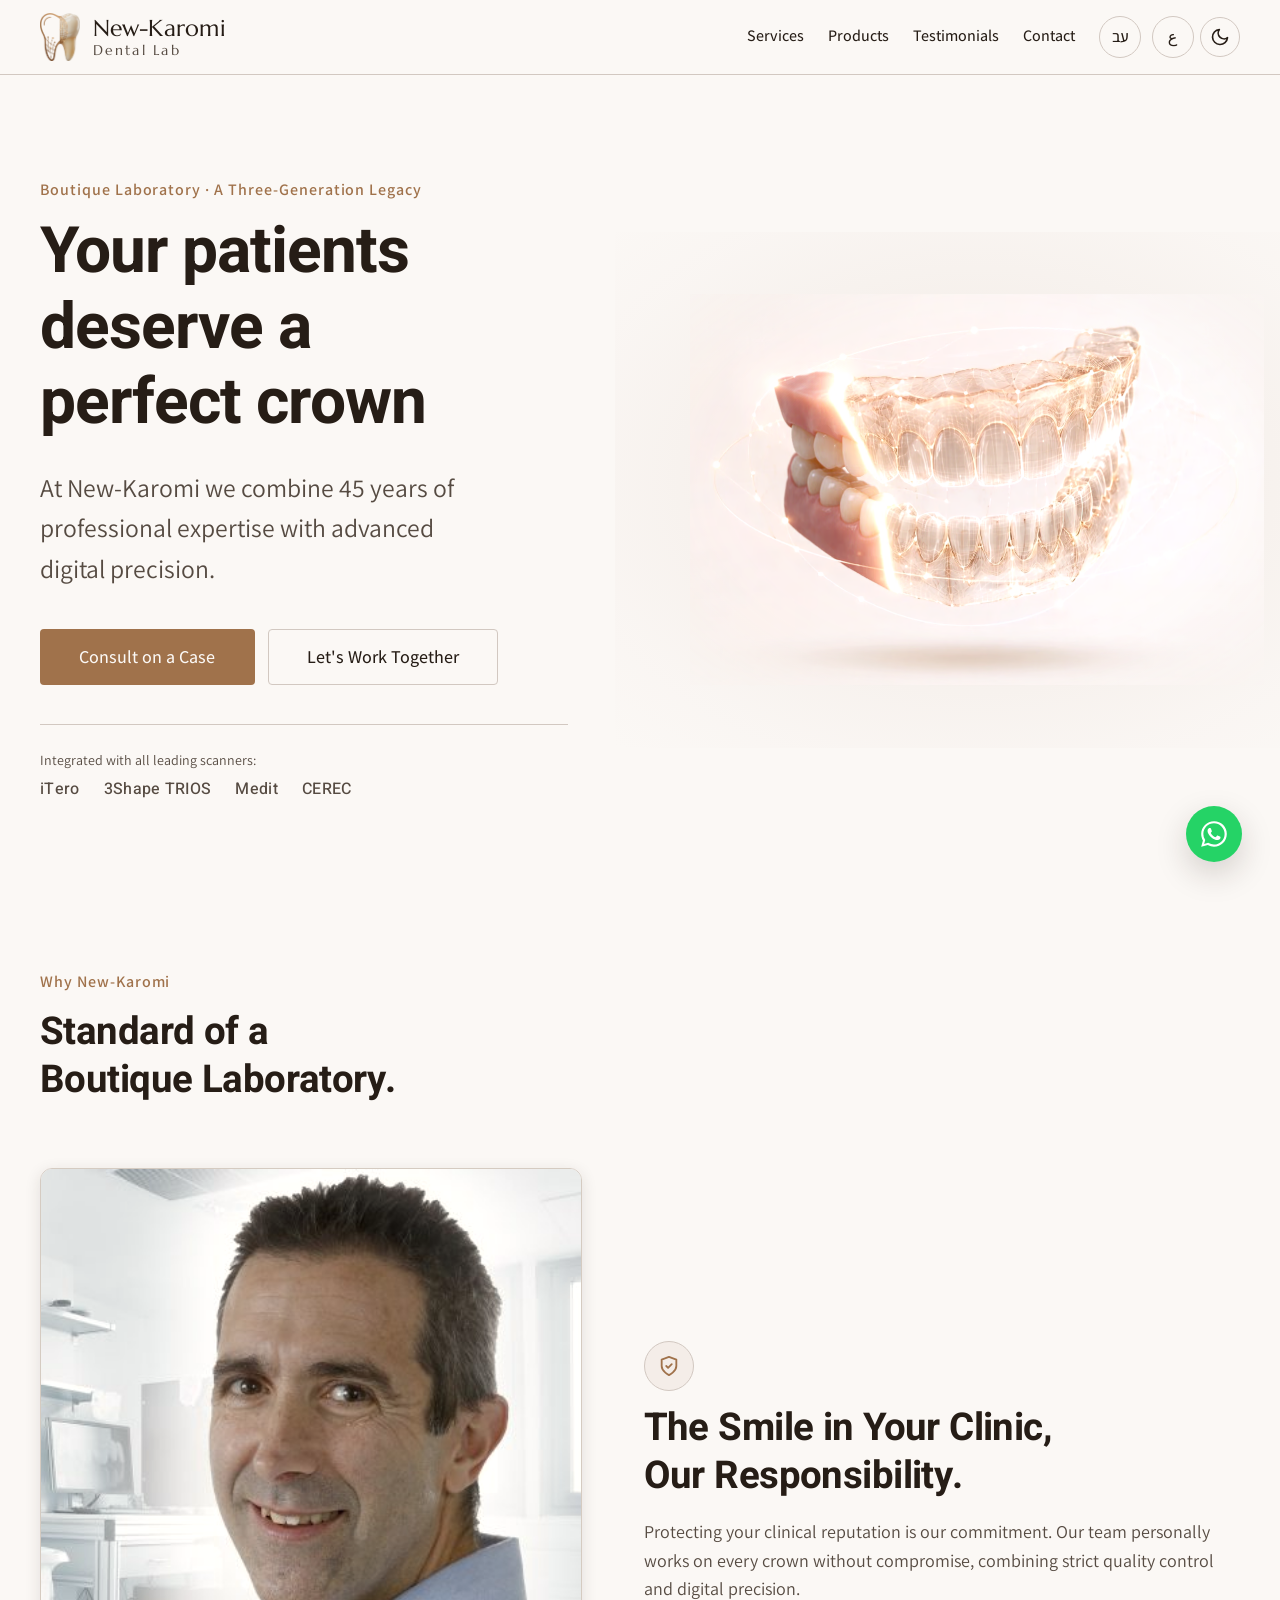
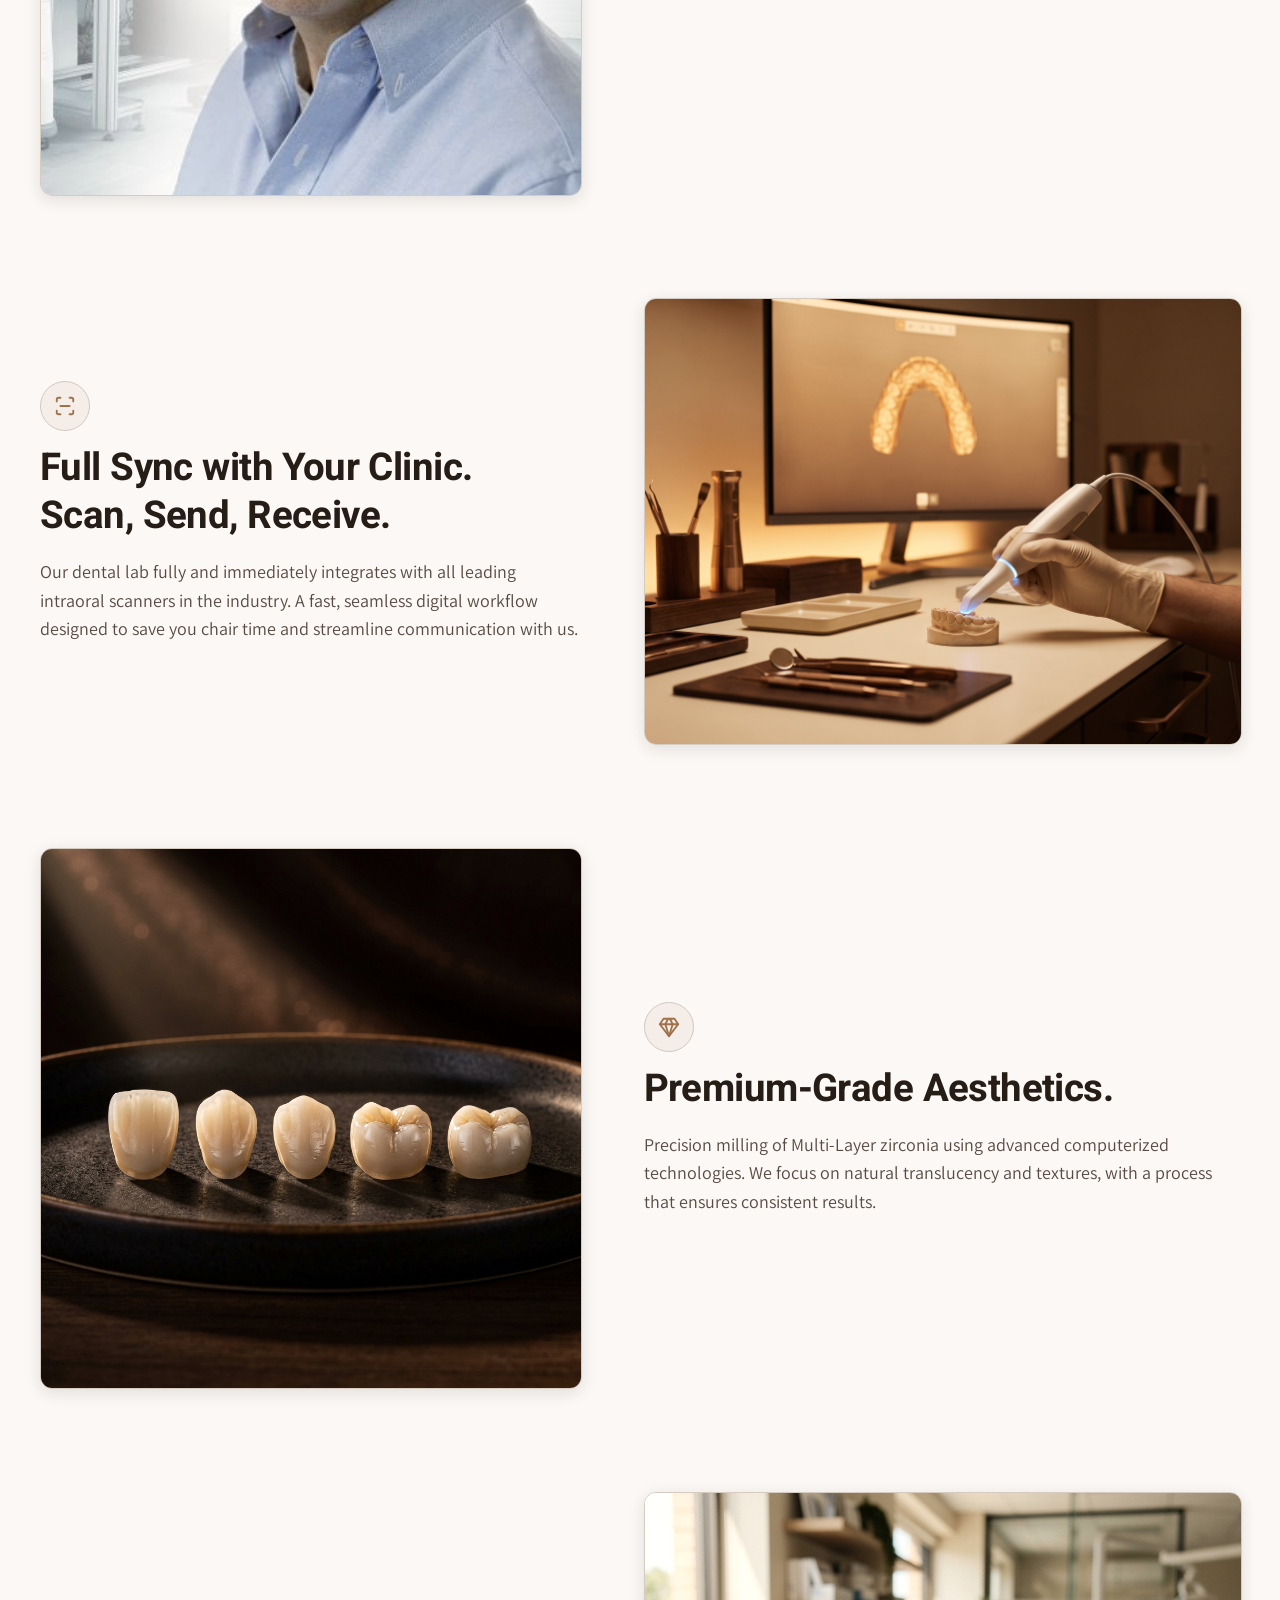
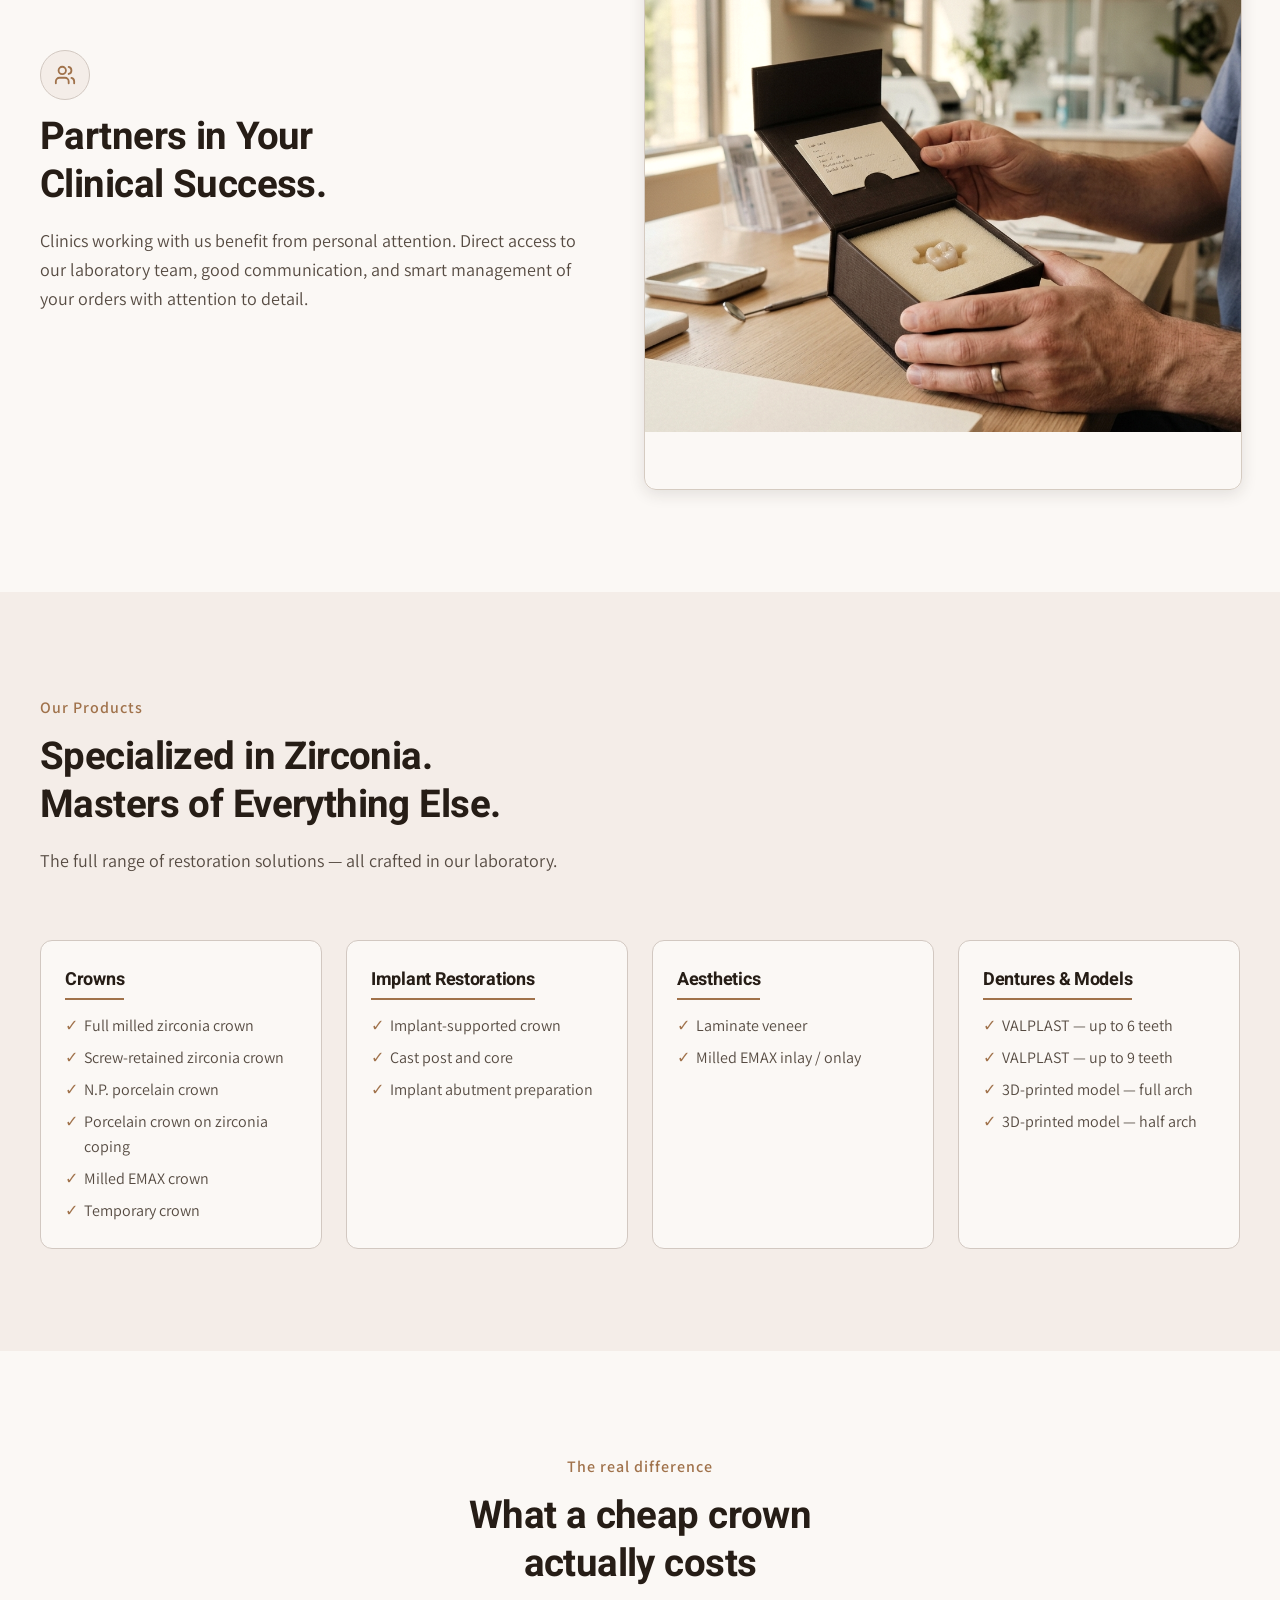
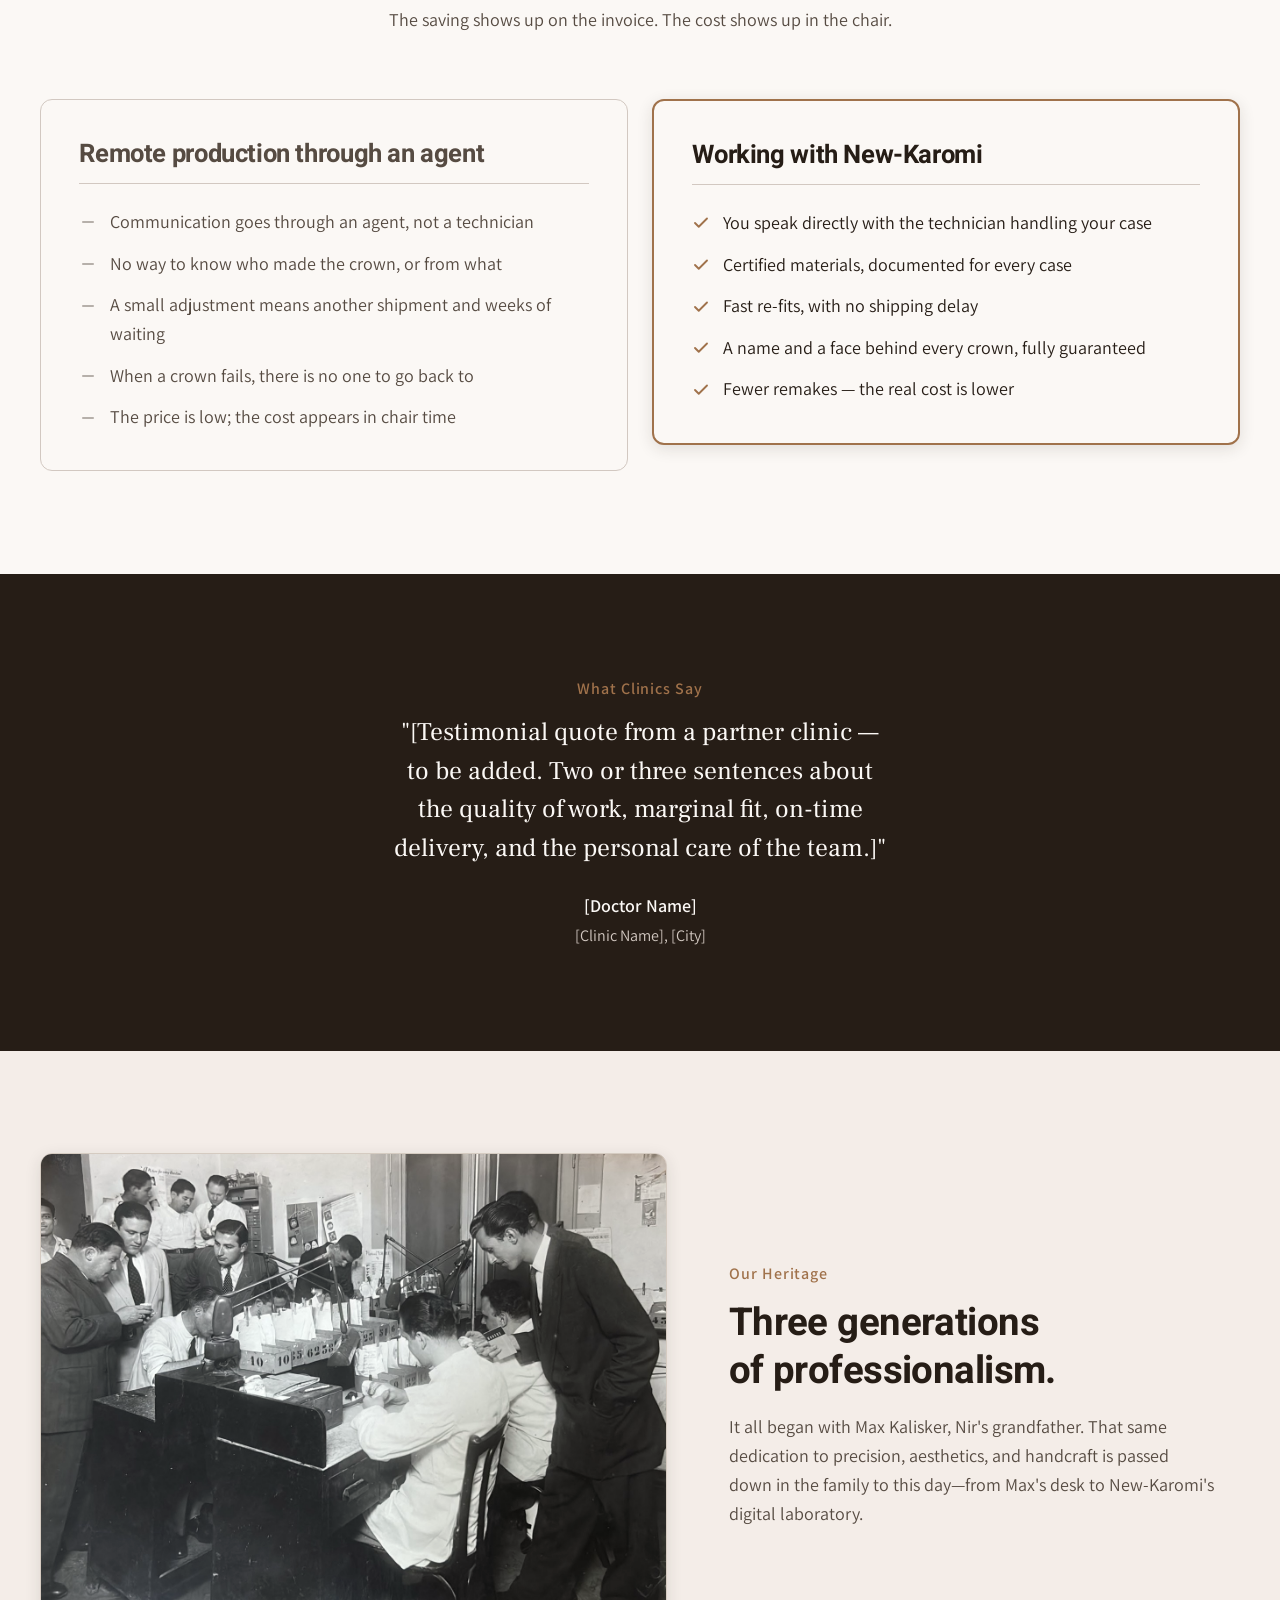
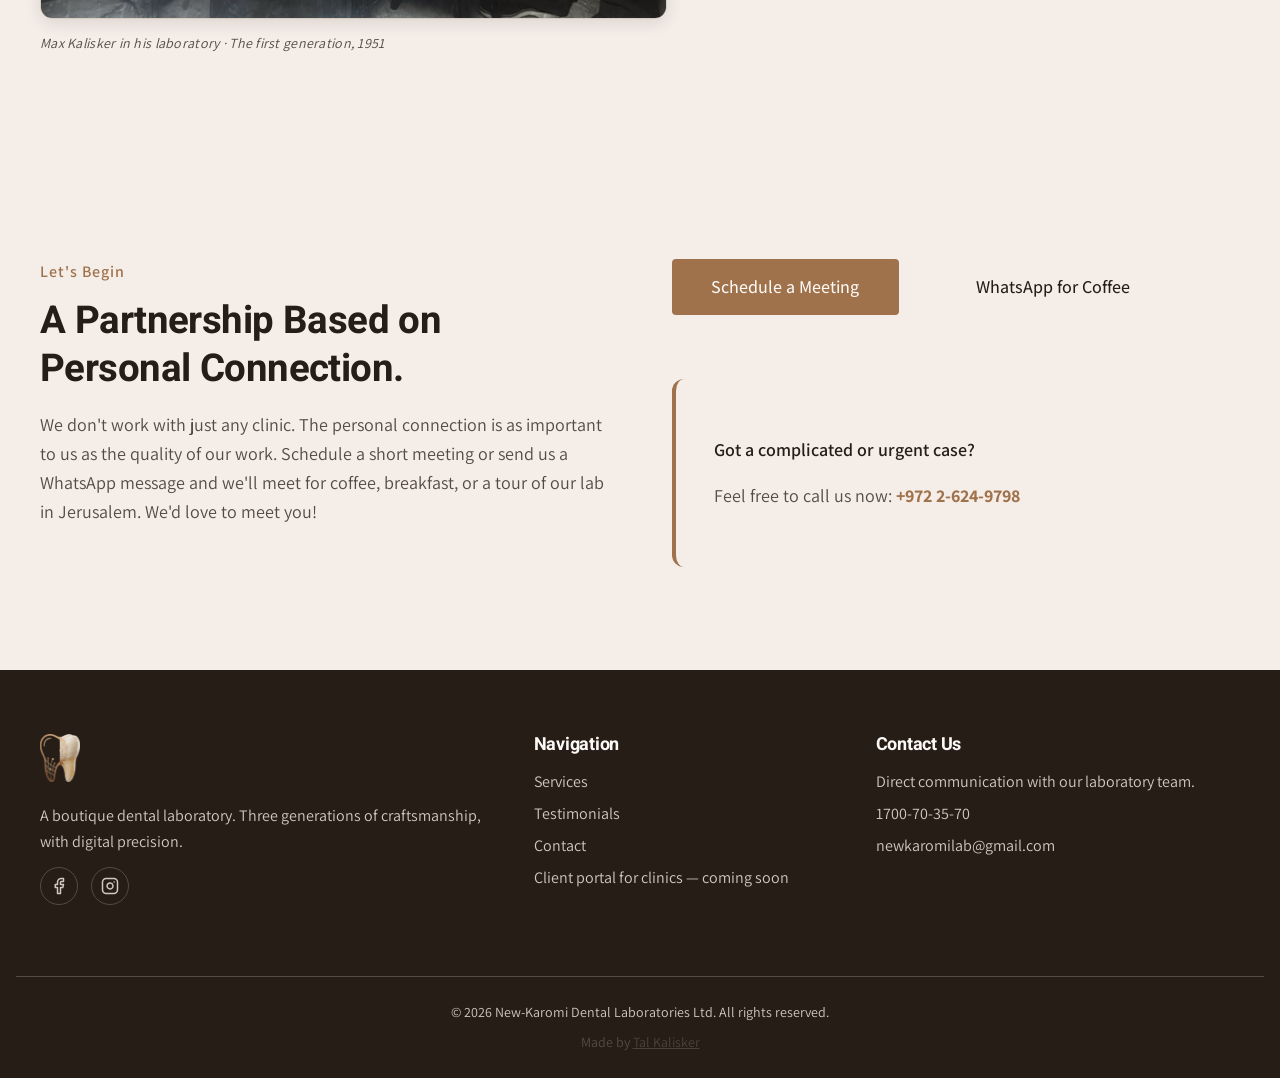
<file: Website-Option-1/index_en.html>
<!DOCTYPE html>
<html lang="en" dir="ltr" data-theme="light">

<head>
    <meta charset="UTF-8">
    <meta name="viewport" content="width=device-width, initial-scale=1.0">
    <title>New-Karomi — Premium Boutique Dental Laboratory</title>
    <meta name="description"
        content="Your patients deserve a perfect crown. At New-Karomi we combine 45 years of professional expertise with advanced digital precision.">
    <!-- TODO: before launch — replace og:url and og:image with absolute URLs (https://...) -->
    <meta property="og:type" content="website">
    <meta property="og:title" content="New-Karomi — Premium Boutique Dental Laboratory">
    <meta property="og:description"
        content="Your patients deserve a perfect crown. At New-Karomi we combine 45 years of professional expertise with advanced digital precision.">
    <meta property="og:image" content="./NewHero.png">
    <meta property="og:locale" content="en_US">
    <meta name="twitter:card" content="summary_large_image">
    <link rel="icon" type="image/png" href="./favicon-3d.png">
    <link rel="stylesheet" href="./theme.css">
    <link rel="stylesheet" href="./styles.css">
    <link rel="preconnect" href="https://fonts.googleapis.com">
    <link rel="preconnect" href="https://fonts.gstatic.com" crossorigin>
    <link
        href="https://fonts.googleapis.com/css2?family=Assistant:wght@400;500;600&family=Frank+Ruhl+Libre:wght@400;500;700&family=Heebo:wght@500;700;800&family=Marcellus&display=swap"
        rel="stylesheet">
</head>

<body>
    <header class="site-header">
        <div class="container header-container">
            <div class="logo" aria-label="New-Karomi">
                <img src="./logo-mark-3d.png" alt="" class="logo-img" />
                <span class="logo-text">New-Karomi<span class="logo-sub">Dental Lab</span></span>
            </div>
            <nav class="main-nav" aria-label="Main Navigation">
                <a href="#features" class="nav-link">Services</a>
                <a href="#products" class="nav-link">Products</a>
                <a href="#testimonials" class="nav-link">Testimonials</a>
                <a href="#contact" class="nav-link">Contact</a>
                <div class="nav-actions">
                    <a href="./index.html" class="btn-lang" aria-label="Hebrew Version" style="margin-inline-end: 4px;">עב</a>
                    <a href="./index_ar.html" class="btn-lang" aria-label="Arabic Version">ع</a>
                    <button id="theme-toggle" class="btn-theme-toggle" aria-label="Toggle Dark/Light Mode">
                        <svg aria-hidden="true" width="20" height="20" viewBox="0 0 24 24" fill="none"
                            stroke="currentColor" stroke-width="2" stroke-linecap="round" stroke-linejoin="round">
                            <path d="M21 12.79A9 9 0 1 1 11.21 3 7 7 0 0 0 21 12.79z"></path>
                        </svg>
                    </button>
                </div>
            </nav>
        </div>
    </header>

    <main>
        <section class="hero" aria-labelledby="hero-title">
            <div class="container hero-grid">
                <div class="hero-content">
                    <p class="eyebrow">Boutique Laboratory · A Three-Generation Legacy</p>
                    <h1 id="hero-title" class="hero-title">Your patients deserve a perfect crown</h1>
                    <p class="hero-subtitle">At New-Karomi we combine 45 years of professional expertise with advanced
                        digital precision.</p>
                    <div class="hero-actions">
                        <a href="#contact" class="btn btn-primary">Consult on a Case</a>
                        <a href="#features" class="btn btn-outline">Let's Work Together</a>
                    </div>
                    <div class="hero-trust" aria-label="Scanner Compatibility">
                        <span class="hero-trust-label">Integrated with all leading scanners:</span>
                        <ul class="scanner-list">
                            <li>iTero</li>
                            <li>3Shape TRIOS</li>
                            <li>Medit</li>
                            <li>CEREC</li>
                        </ul>
                    </div>
                </div>
                <div class="hero-visual">
                    <video class="hero-video" autoplay loop muted playsinline preload="metadata"
                        poster="./hero-poster.jpg" aria-label="A digital scan of a full set of teeth becoming finished zirconia crowns">
                        <source src="./hero-loop.webm" type="video/webm">
                        <source src="./hero-loop.mp4" type="video/mp4">
                        <img src="./hero-poster.jpg" alt="A digital scan of a full set of teeth becoming finished zirconia crowns" />
                    </video>
                </div>
            </div>
        </section>

        <section id="features" class="features" aria-label="Laboratory Capabilities">
            <div class="container">
                <div class="section-head">
                    <p class="eyebrow">Why New-Karomi</p>
                    <h2 class="section-title">Standard of a Boutique Laboratory.</h2>
                </div>

                <article class="feature-row">
                    <div class="feature-visual img-frame">
                        <img src="./nir.jpg" alt="Nir, owner of the laboratory" />
                    </div>
                    <div class="feature-content">
                        <span class="feature-icon" aria-hidden="true">
                            <svg width="22" height="22" viewBox="0 0 24 24" fill="none" stroke="currentColor"
                                stroke-width="2" stroke-linecap="round" stroke-linejoin="round">
                                <path d="M12 22s8-4 8-10V5l-8-3-8 3v7c0 6 8 10 8 10z"></path>
                                <path d="m9 12 2 2 4-4"></path>
                            </svg>
                        </span>
                        <h3 class="feature-title">The Smile in Your Clinic, Our Responsibility.</h3>
                        <p class="feature-text">Protecting your clinical reputation is our commitment. Our team
                            personally works on every crown without compromise, combining strict quality control
                            and digital precision.</p>
                    </div>
                </article>

                <article class="feature-row">
                    <div class="feature-visual img-frame">
                        <img src="./automation.png" alt="Digital workflow — seamless clinic integration" />
                    </div>
                    <div class="feature-content">
                        <span class="feature-icon" aria-hidden="true">
                            <svg width="22" height="22" viewBox="0 0 24 24" fill="none" stroke="currentColor"
                                stroke-width="2" stroke-linecap="round" stroke-linejoin="round">
                                <path d="M3 7V5a2 2 0 0 1 2-2h2"></path>
                                <path d="M17 3h2a2 2 0 0 1 2 2v2"></path>
                                <path d="M21 17v2a2 2 0 0 1-2 2h-2"></path>
                                <path d="M7 21H5a2 2 0 0 1-2-2v-2"></path>
                                <path d="M7 12h10"></path>
                            </svg>
                        </span>
                        <h3 class="feature-title">Full Sync with Your Clinic. Scan, Send, Receive.</h3>
                        <p class="feature-text">Our dental lab fully and immediately integrates with all leading
                            intraoral scanners in the industry. A fast, seamless digital workflow designed to save you
                            chair time and streamline communication with us.</p>
                    </div>
                </article>

                <article class="feature-row">
                    <div class="feature-visual img-frame">
                        <img src="./trust.png" alt="Zirconia materials and aesthetics" />
                    </div>
                    <div class="feature-content">
                        <span class="feature-icon" aria-hidden="true">
                            <svg width="22" height="22" viewBox="0 0 24 24" fill="none" stroke="currentColor"
                                stroke-width="2" stroke-linecap="round" stroke-linejoin="round">
                                <path d="M6 3h12l4 6-10 13L2 9z"></path>
                                <path d="M11 3 8 9l4 13 4-13-3-6"></path>
                                <path d="M2 9h20"></path>
                            </svg>
                        </span>
                        <h3 class="feature-title">Premium-Grade Aesthetics.</h3>
                        <p class="feature-text">Precision milling of Multi-Layer zirconia using
                            advanced computerized technologies. We focus on natural translucency and textures,
                            with a process that ensures consistent results.</p>
                    </div>
                </article>

                <article class="feature-row">
                    <div class="feature-visual img-frame">
                        <img src="./service.png" alt="A carefully packaged zirconia crown delivered to the clinic" />
                    </div>
                    <div class="feature-content">
                        <span class="feature-icon" aria-hidden="true">
                            <svg width="22" height="22" viewBox="0 0 24 24" fill="none" stroke="currentColor"
                                stroke-width="2" stroke-linecap="round" stroke-linejoin="round">
                                <path d="M16 21v-2a4 4 0 0 0-4-4H6a4 4 0 0 0-4 4v2"></path>
                                <circle cx="9" cy="7" r="4"></circle>
                                <path d="M22 21v-2a4 4 0 0 0-3-3.87"></path>
                                <path d="M16 3.13a4 4 0 0 1 0 7.75"></path>
                            </svg>
                        </span>
                        <h3 class="feature-title">Partners in Your Clinical Success.</h3>
                        <p class="feature-text">Clinics working with us benefit from personal attention. Direct access
                            to our laboratory team, good communication, and smart management of your orders
                            with attention to detail.</p>
                    </div>
                </article>
            </div>
        </section>

        <section id="products" class="products" aria-labelledby="products-title">
            <div class="container">
                <div class="section-head">
                    <p class="eyebrow">Our Products</p>
                    <h2 id="products-title" class="section-title">Specialized in Zirconia. Masters of Everything Else.</h2>
                    <p class="feature-text">The full range of restoration solutions — all crafted in our laboratory.</p>
                </div>
                <div class="products-grid">
                    <div class="product-category">
                        <h3>Crowns</h3>
                        <ul>
                            <li>Full milled zirconia crown</li>
                            <li>Screw-retained zirconia crown</li>
                            <li>N.P. porcelain crown</li>
                            <li>Porcelain crown on zirconia coping</li>
                            <li>Milled EMAX crown</li>
                            <li>Temporary crown</li>
                        </ul>
                    </div>
                    <div class="product-category">
                        <h3>Implant Restorations</h3>
                        <ul>
                            <li>Implant-supported crown</li>
                            <li>Cast post and core</li>
                            <li>Implant abutment preparation</li>
                        </ul>
                    </div>
                    <div class="product-category">
                        <h3>Aesthetics</h3>
                        <ul>
                            <li>Laminate veneer</li>
                            <li>Milled EMAX inlay / onlay</li>
                        </ul>
                    </div>
                    <div class="product-category">
                        <h3>Dentures &amp; Models</h3>
                        <ul>
                            <li>VALPLAST — up to 6 teeth</li>
                            <li>VALPLAST — up to 9 teeth</li>
                            <li>3D-printed model — full arch</li>
                            <li>3D-printed model — half arch</li>
                        </ul>
                    </div>
                </div>
            </div>
        </section>

        <section id="comparison" class="comparison" aria-labelledby="comparison-title">
            <div class="container">
                <div class="section-head">
                    <p class="eyebrow">The real difference</p>
                    <h2 id="comparison-title" class="section-title">What a cheap crown actually costs</h2>
                    <p class="feature-text">The saving shows up on the invoice. The cost shows up in the chair.</p>
                </div>
                <div class="comparison-grid">
                    <div class="compare-card">
                        <h3>Remote production through an agent</h3>
                        <ul class="compare-list">
                            <li><svg class="icon-minus" viewBox="0 0 24 24" fill="none" stroke="currentColor" stroke-width="2" stroke-linecap="round" aria-hidden="true"><line x1="5" y1="12" x2="19" y2="12"></line></svg><span>Communication goes through an agent, not a technician</span></li>
                            <li><svg class="icon-minus" viewBox="0 0 24 24" fill="none" stroke="currentColor" stroke-width="2" stroke-linecap="round" aria-hidden="true"><line x1="5" y1="12" x2="19" y2="12"></line></svg><span>No way to know who made the crown, or from what</span></li>
                            <li><svg class="icon-minus" viewBox="0 0 24 24" fill="none" stroke="currentColor" stroke-width="2" stroke-linecap="round" aria-hidden="true"><line x1="5" y1="12" x2="19" y2="12"></line></svg><span>A small adjustment means another shipment and weeks of waiting</span></li>
                            <li><svg class="icon-minus" viewBox="0 0 24 24" fill="none" stroke="currentColor" stroke-width="2" stroke-linecap="round" aria-hidden="true"><line x1="5" y1="12" x2="19" y2="12"></line></svg><span>When a crown fails, there is no one to go back to</span></li>
                            <li><svg class="icon-minus" viewBox="0 0 24 24" fill="none" stroke="currentColor" stroke-width="2" stroke-linecap="round" aria-hidden="true"><line x1="5" y1="12" x2="19" y2="12"></line></svg><span>The price is low; the cost appears in chair time</span></li>
                        </ul>
                    </div>
                    <div class="compare-card compare-card-featured">
                        <h3>Working with New-Karomi</h3>
                        <ul class="compare-list">
                            <li><svg class="icon-check" viewBox="0 0 24 24" fill="none" stroke="currentColor" stroke-width="2.5" stroke-linecap="round" stroke-linejoin="round" aria-hidden="true"><polyline points="20 6 9 17 4 12"></polyline></svg><span>You speak directly with the technician handling your case</span></li>
                            <li><svg class="icon-check" viewBox="0 0 24 24" fill="none" stroke="currentColor" stroke-width="2.5" stroke-linecap="round" stroke-linejoin="round" aria-hidden="true"><polyline points="20 6 9 17 4 12"></polyline></svg><span>Certified materials, documented for every case</span></li>
                            <li><svg class="icon-check" viewBox="0 0 24 24" fill="none" stroke="currentColor" stroke-width="2.5" stroke-linecap="round" stroke-linejoin="round" aria-hidden="true"><polyline points="20 6 9 17 4 12"></polyline></svg><span>Fast re-fits, with no shipping delay</span></li>
                            <li><svg class="icon-check" viewBox="0 0 24 24" fill="none" stroke="currentColor" stroke-width="2.5" stroke-linecap="round" stroke-linejoin="round" aria-hidden="true"><polyline points="20 6 9 17 4 12"></polyline></svg><span>A name and a face behind every crown, fully guaranteed</span></li>
                            <li><svg class="icon-check" viewBox="0 0 24 24" fill="none" stroke="currentColor" stroke-width="2.5" stroke-linecap="round" stroke-linejoin="round" aria-hidden="true"><polyline points="20 6 9 17 4 12"></polyline></svg><span>Fewer remakes — the real cost is lower</span></li>
                        </ul>
                    </div>
                </div>
            </div>
        </section>

        <!-- TODO: replace the quote and details with a real testimonial from a partner clinic -->
        <section id="testimonials" class="testimonial-section band-dark" aria-labelledby="testimonials-title">
            <div class="container testimonial-inner">
                <p class="eyebrow eyebrow-on-dark">What Clinics Say</p>
                <h2 id="testimonials-title" class="visually-hidden">Testimonials from Partner Clinics</h2>
                <figure class="testimonial-card">
                    <blockquote class="testimonial-quote">
                        "[Testimonial quote from a partner clinic — to be added. Two or three sentences about the
                        quality of work, marginal fit, on-time delivery, and the personal care of the team.]"
                    </blockquote>
                    <figcaption class="testimonial-attribution">
                        <span class="testimonial-name">[Doctor Name]</span>
                        <span class="testimonial-clinic">[Clinic Name], [City]</span>
                    </figcaption>
                </figure>
            </div>
        </section>

        <section id="legacy" class="legacy" aria-labelledby="legacy-title">
            <div class="container legacy-grid">
                <figure class="legacy-figure">
                    <div class="img-frame">
                        <img src="./Max_Kalisker.jpg" alt="Max Kalisker working in his dental laboratory" />
                    </div>
                    <figcaption class="legacy-caption">Max Kalisker in his laboratory &middot; The first generation, 1951</figcaption>
                </figure>
                <div class="legacy-content">
                    <p class="eyebrow">Our Heritage</p>
                    <h2 id="legacy-title" class="section-title">Three generations of professionalism.</h2>
                    <p class="feature-text">It all began with Max Kalisker, Nir's grandfather. That same dedication to precision, aesthetics, and handcraft is passed down in the family to this day—from Max's desk to New-Karomi's digital laboratory.</p>
                </div>
            </div>
        </section>

        <section id="contact" class="contact-section" aria-labelledby="contact-title">
            <div class="container contact-grid">
                <div class="contact-info">
                    <p class="eyebrow">Let's Begin</p>
                    <h2 id="contact-title" class="section-title">A Partnership Based on Personal Connection.</h2>
                    <p class="feature-text">We don't work with just any clinic. The personal connection is as important to us as the quality of our work. Schedule a short meeting or send us a WhatsApp message and we'll meet for coffee, breakfast, or a tour of our lab in Jerusalem. We'd love to meet you!</p>
                </div>
                <div class="contact-actions">
                    <div class="action-buttons">
                        <a href="#schedule" class="btn btn-primary">Schedule a Meeting</a>
                        <a href="https://wa.me/97226249798?text=Hi%20Nir%2C%20I%27d%20love%20to%20meet%20for%20coffee%20and%20get%20to%20know%20your%20lab%20in%20Jerusalem." class="btn btn-secondary" target="_blank" rel="noopener noreferrer">WhatsApp for Coffee</a>
                    </div>
                    <div class="urgent-call-card">
                        <p class="urgent-title">Got a complicated or urgent case?</p>
                        <p class="urgent-action">Feel free to call us now: <a href='tel:+97226249798' class='tel-link'>+972 2-624-9798</a></p>
                    </div>
                </div>
            </div>
        </section>
    </main>

    <footer class="site-footer band-dark">
        <div class="container footer-grid">
            <div class="footer-col footer-brand">
                <img src="./logo-mark-3d.png" alt="New-Karomi Logo" class="footer-logo" />
                <p>A boutique dental laboratory. Three generations of craftsmanship, with digital precision.</p>
                <!-- TODO: replace with real social media links, or remove -->
                <div class="social-links" aria-label="Social Media">
                    <a href="#" aria-label="Facebook">
                        <svg width="18" height="18" viewBox="0 0 24 24" fill="none" stroke="currentColor"
                            stroke-width="2" stroke-linecap="round" stroke-linejoin="round" aria-hidden="true">
                            <path d="M18 2h-3a5 5 0 0 0-5 5v3H7v4h3v8h4v-8h3l1-4h-4V7a1 1 0 0 1 1-1h3z"></path>
                        </svg>
                    </a>
                    <a href="#" aria-label="Instagram">
                        <svg width="18" height="18" viewBox="0 0 24 24" fill="none" stroke="currentColor"
                            stroke-width="2" stroke-linecap="round" stroke-linejoin="round" aria-hidden="true">
                            <rect x="2" y="2" width="20" height="20" rx="5" ry="5"></rect>
                            <path d="M16 11.37A4 4 0 1 1 12.63 8 4 4 0 0 1 16 11.37z"></path>
                            <line x1="17.5" y1="6.5" x2="17.51" y2="6.5"></line>
                        </svg>
                    </a>
                </div>
            </div>
            <div class="footer-col">
                <h3>Navigation</h3>
                <a href="#features">Services</a>
                <a href="#testimonials">Testimonials</a>
                <a href="#contact">Contact</a>
                <span class="footer-muted">Client portal for clinics — coming soon</span>
            </div>
            <div class="footer-col">
                <h3>Contact Us</h3>
                <p>Direct communication with our laboratory team.</p>
                <a href="tel:1700703570" dir="ltr">1700-70-35-70</a>
                <a href="mailto:newkaromilab@gmail.com" dir="ltr">newkaromilab@gmail.com</a>
            </div>
        </div>
        <div class="container footer-bottom">
            <p>&copy; 2026 New-Karomi Dental Laboratories Ltd. All rights reserved.</p>
        
            <p class="developer-credit" style="margin-top: 0.5rem; font-size: 0.875rem; color: var(--text-secondary);">Made by <a href="https://talkalisker.com/developer-services" target="_blank" rel="noopener noreferrer" style="color: inherit; text-decoration: underline; opacity: 0.8; transition: opacity 0.2s;">Tal Kalisker</a></p>
        </div>
    </footer>

        <a href="https://wa.me/97226249798" class="whatsapp-btn" target="_blank" rel="noopener noreferrer" aria-label="WhatsApp">
        <svg viewBox="0 0 32 32" width="30" height="30" fill="#fff" aria-hidden="true">
            <path d="M16.003 3.2c-7.06 0-12.8 5.74-12.8 12.8 0 2.26.6 4.46 1.73 6.4L3.2 28.8l6.57-1.72a12.74 12.74 0 0 0 6.23 1.6h.01c7.06 0 12.8-5.74 12.8-12.8 0-3.42-1.33-6.64-3.75-9.06A12.72 12.72 0 0 0 16.003 3.2zm0 23.36h-.01a10.6 10.6 0 0 1-5.4-1.48l-.39-.23-4.06 1.06 1.08-3.96-.25-.4a10.56 10.56 0 0 1-1.62-5.65c0-5.85 4.76-10.6 10.62-10.6 2.84 0 5.5 1.1 7.5 3.11a10.55 10.55 0 0 1 3.11 7.5c0 5.86-4.76 10.61-10.6 10.61zm5.82-7.94c-.32-.16-1.89-.93-2.18-1.04-.29-.11-.5-.16-.71.16-.21.32-.82 1.03-1 1.24-.18.21-.37.24-.69.08-.32-.16-1.35-.5-2.57-1.58-.95-.85-1.59-1.9-1.78-2.22-.18-.32-.02-.49.14-.65.14-.14.32-.37.48-.55.16-.18.21-.32.32-.53.11-.21.05-.4-.03-.56-.08-.16-.71-1.72-.98-2.35-.26-.62-.52-.53-.71-.54l-.61-.01c-.21 0-.56.08-.85.4-.29.32-1.11 1.09-1.11 2.65 0 1.56 1.14 3.07 1.3 3.28.16.21 2.25 3.43 5.45 4.81.76.33 1.36.53 1.82.68.76.24 1.46.21 2.01.13.61-.09 1.89-.77 2.16-1.52.27-.74.27-1.38.19-1.51-.08-.13-.29-.21-.61-.37z"/>
        </svg>
    </a>

    <script src="./main.js" defer></script>
</body>

</html>
</file>
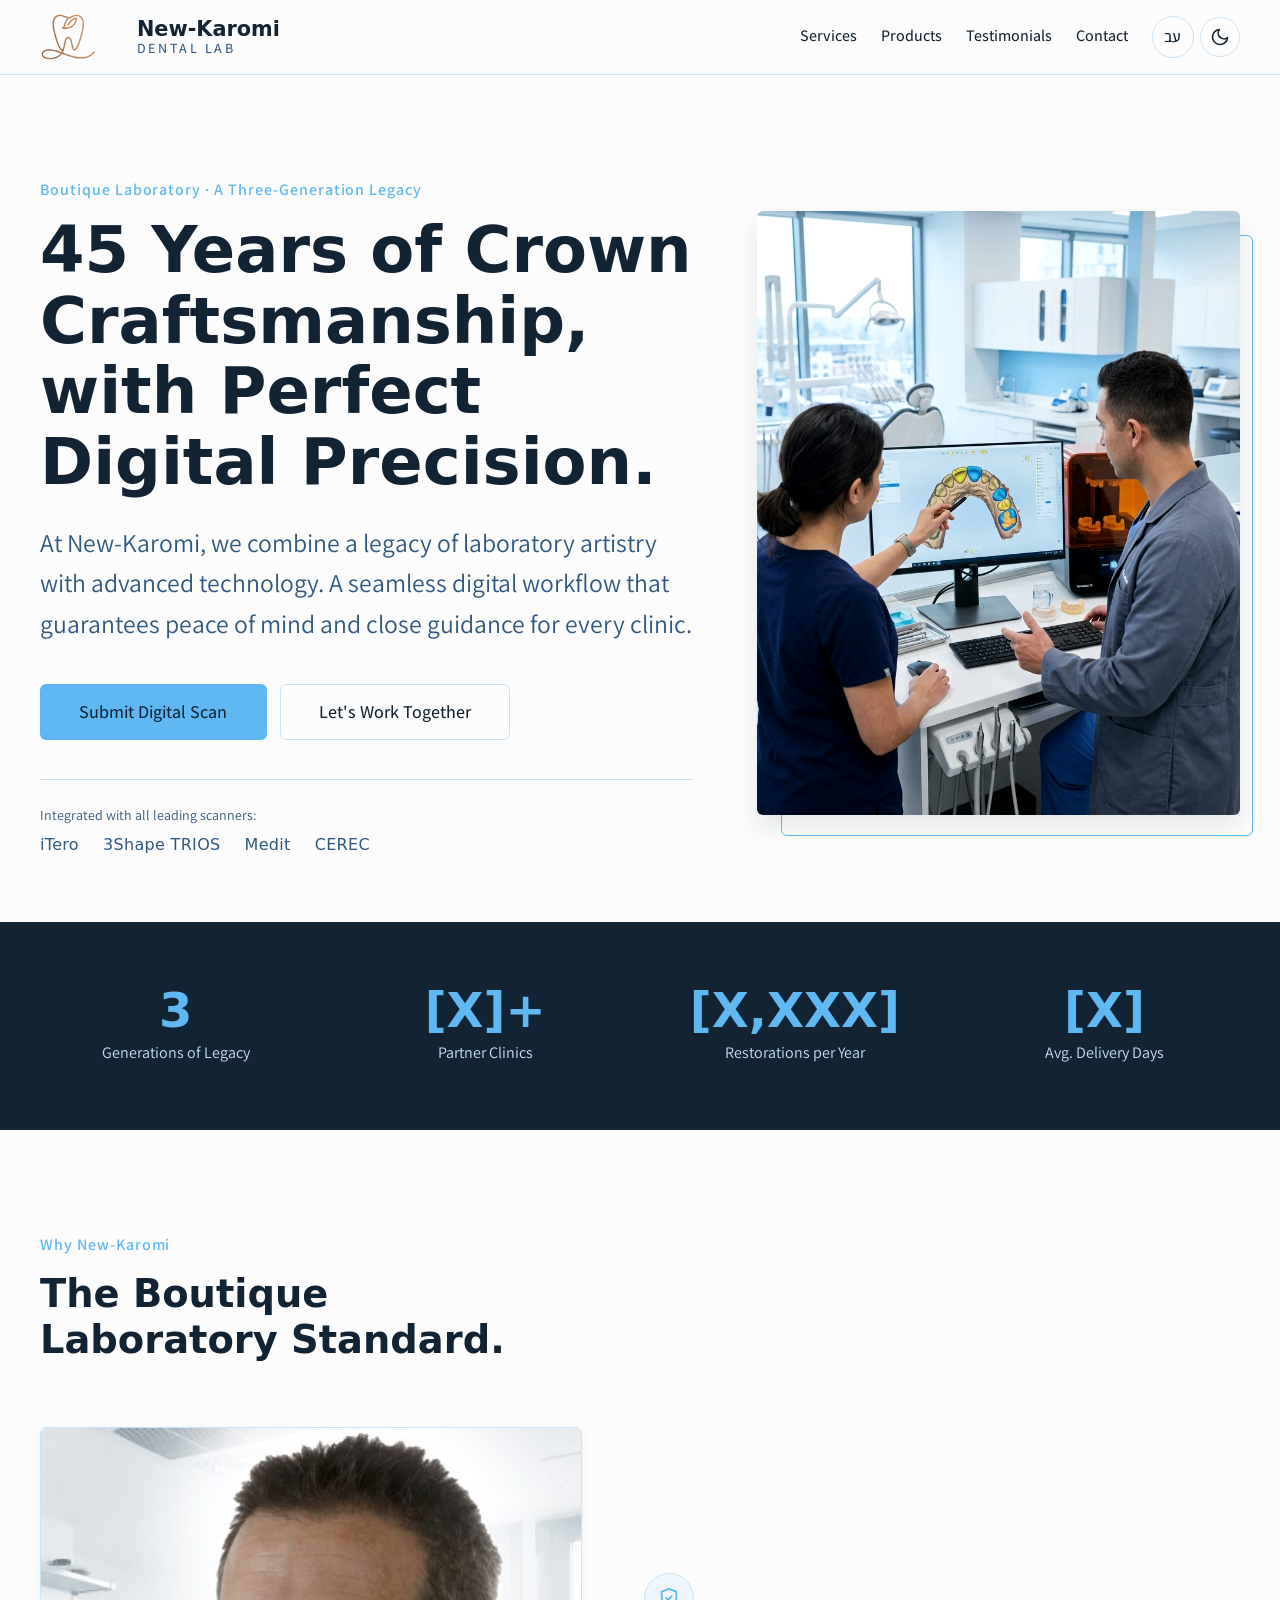
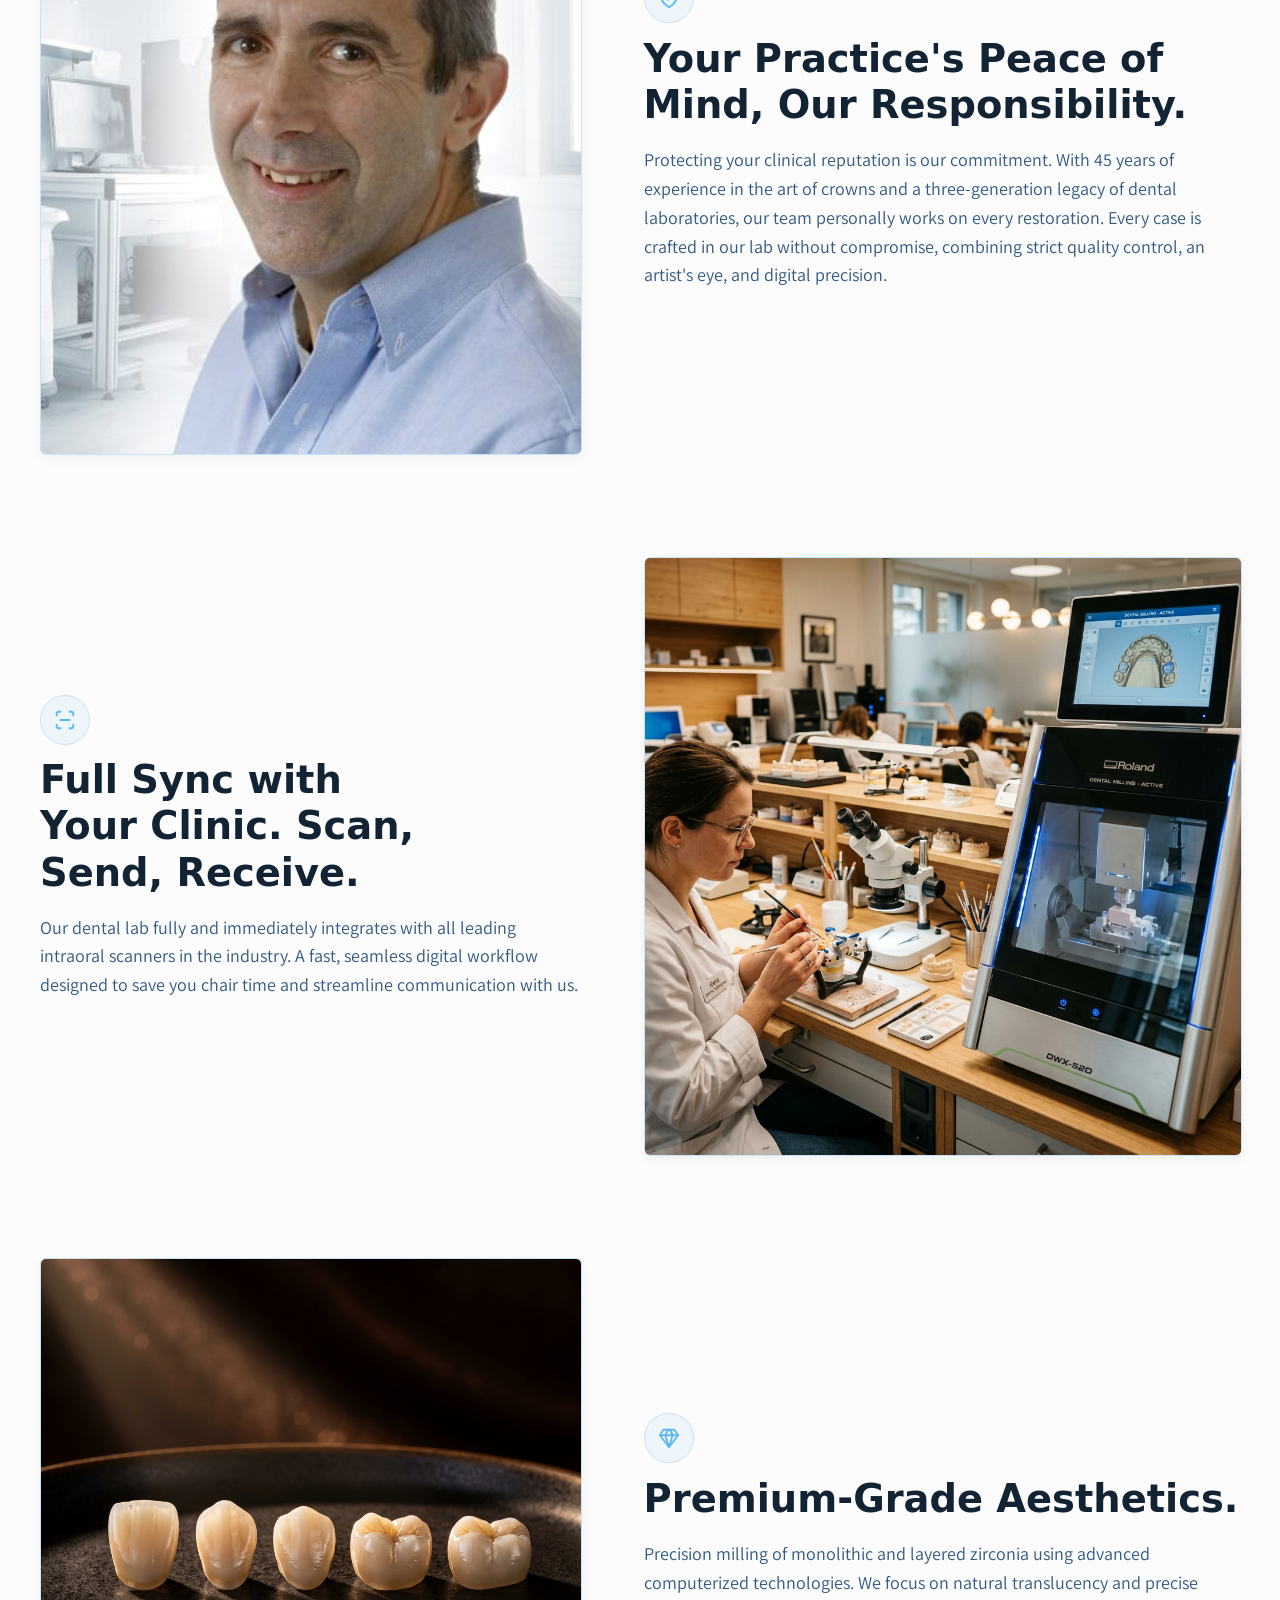
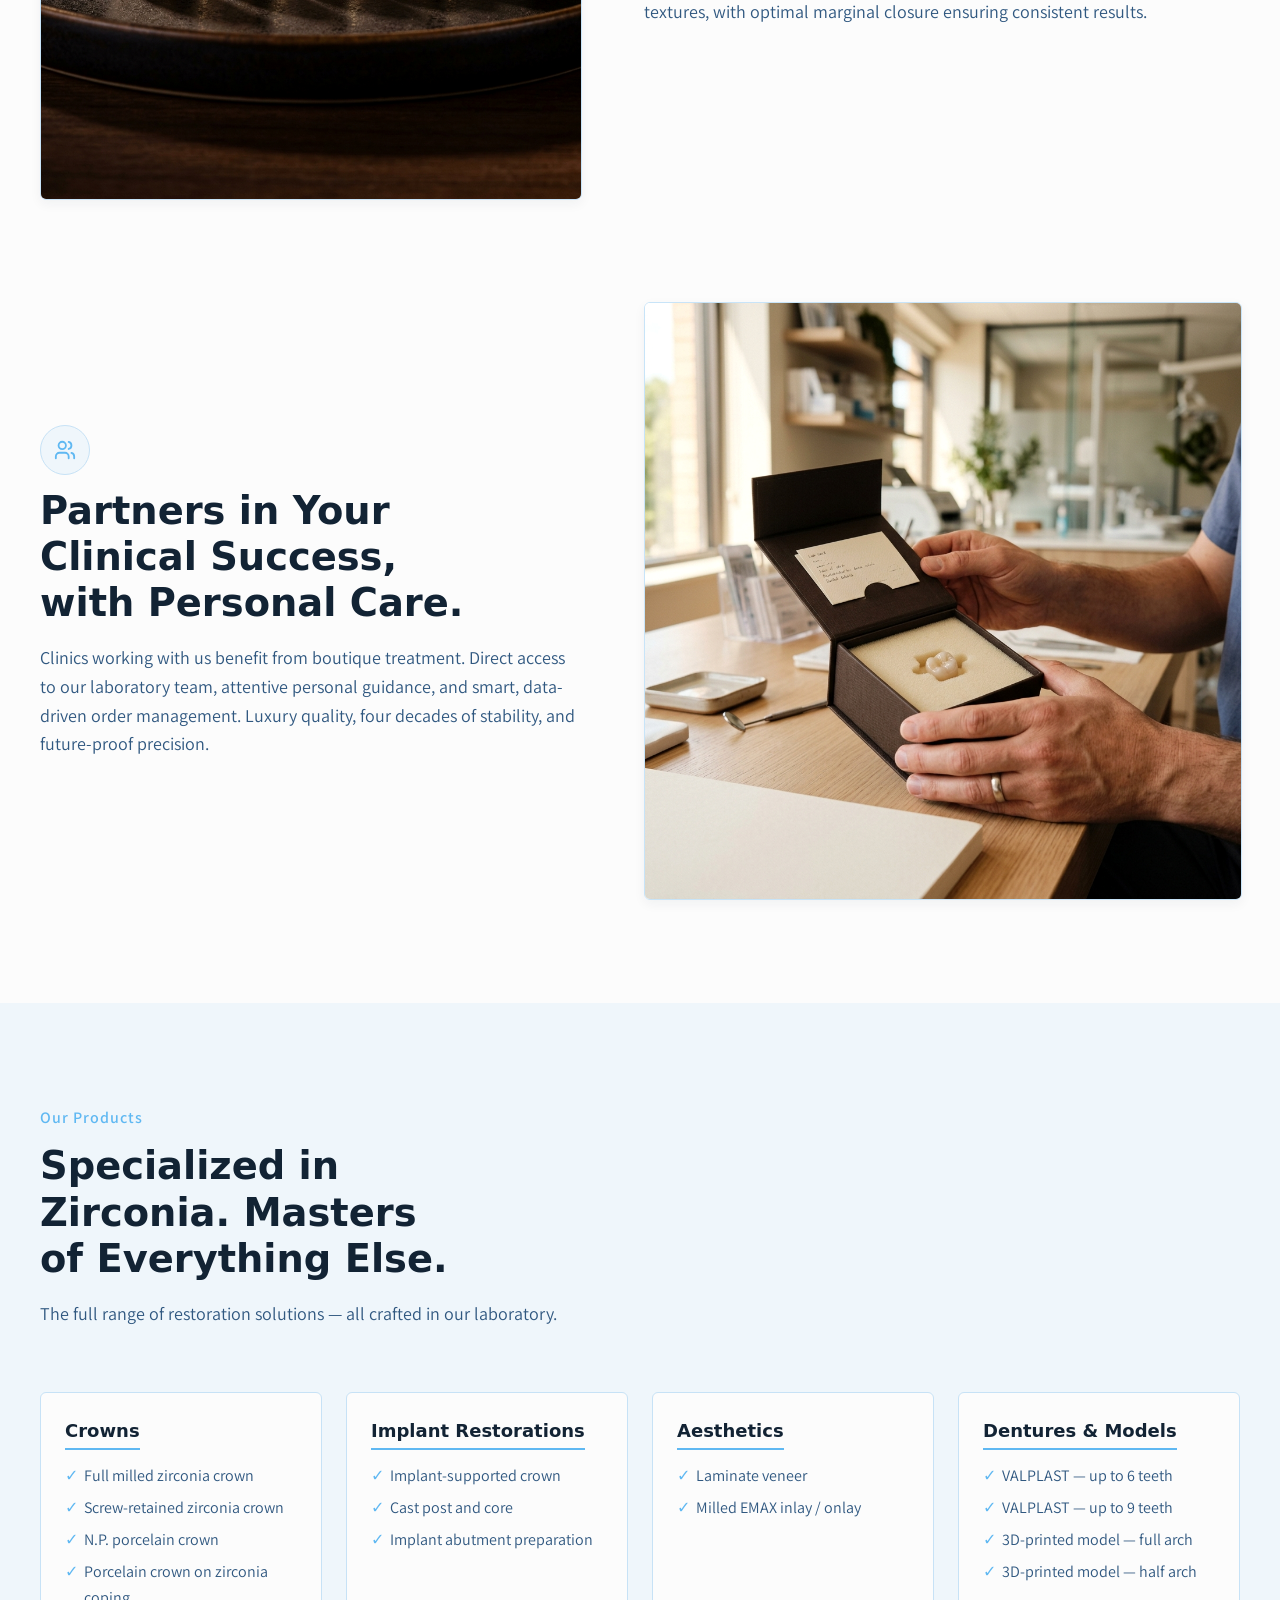
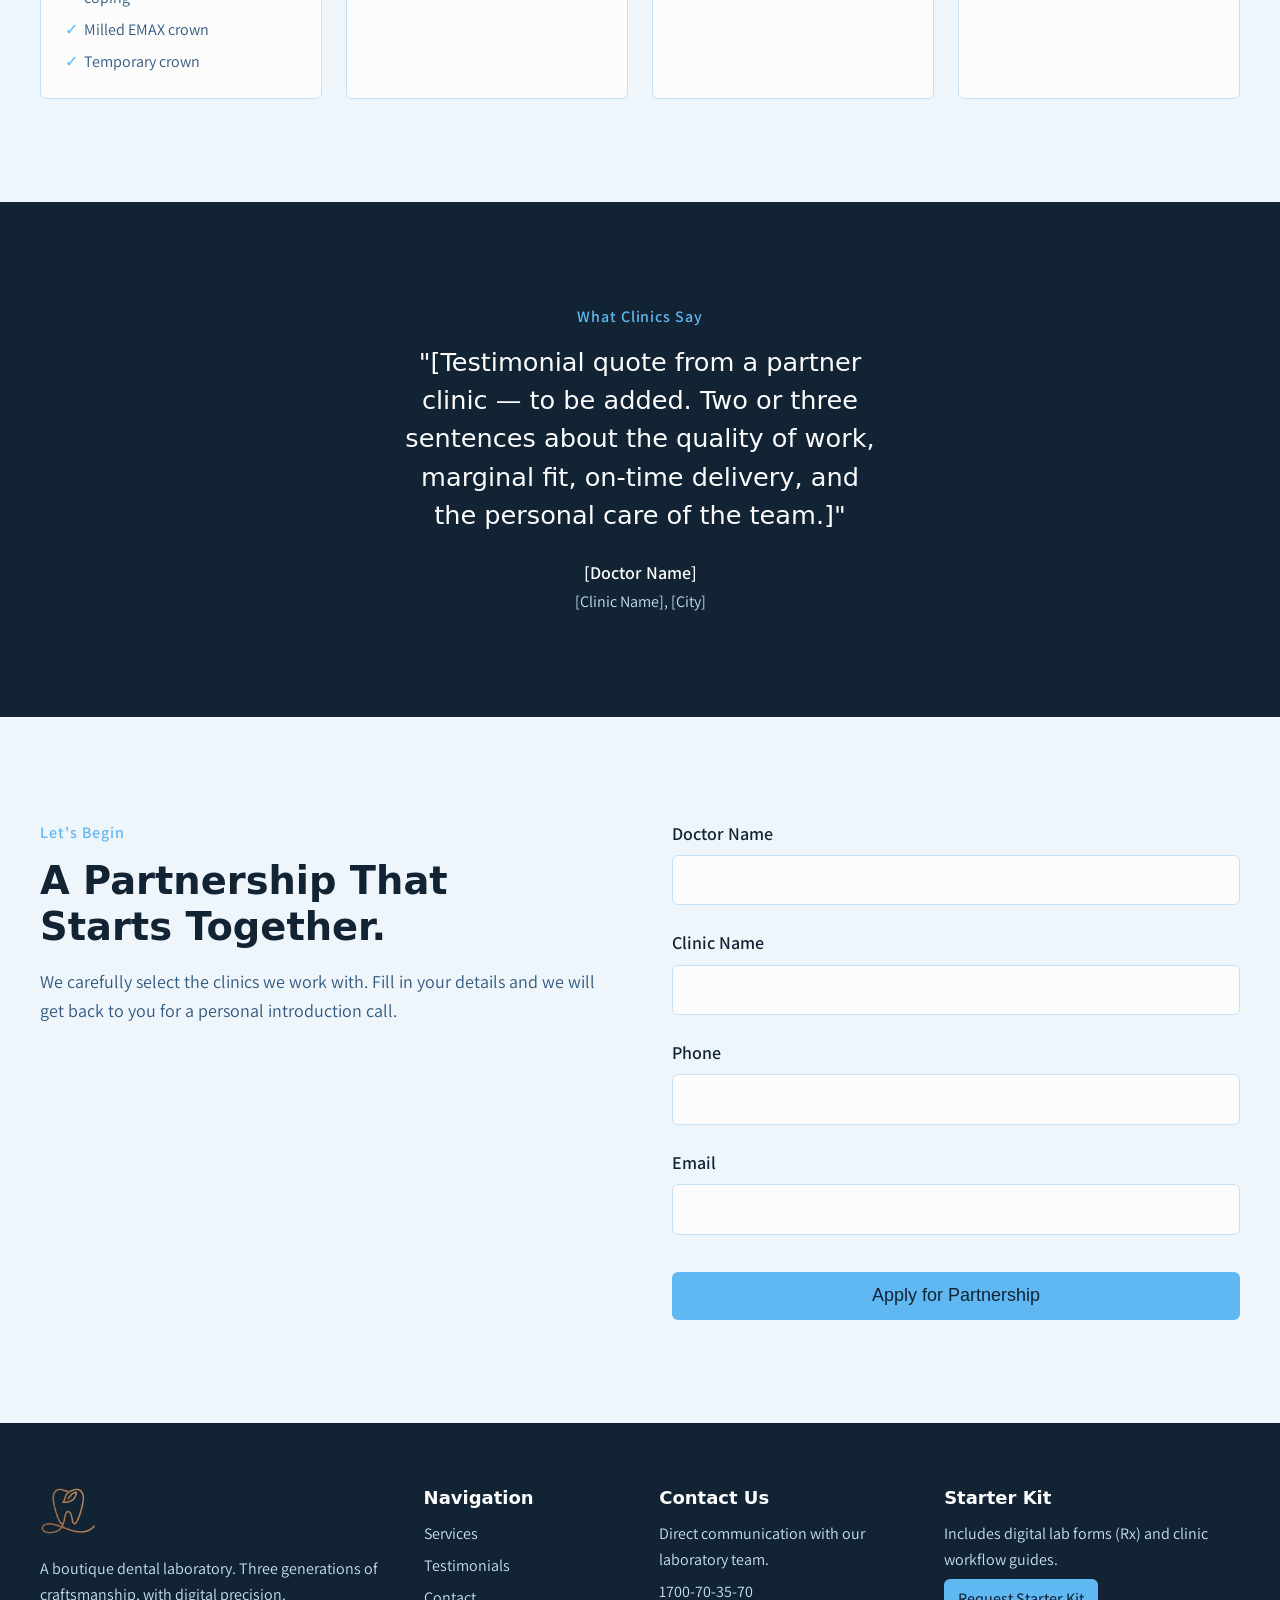
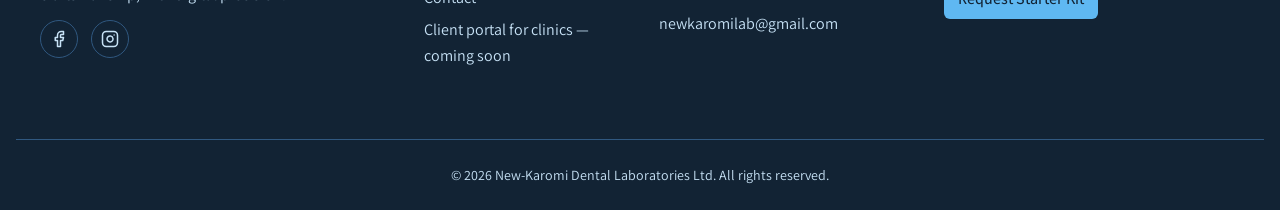
<file: Website-Option-3/index_en.html>
<!DOCTYPE html>
<html lang="en" dir="ltr" data-theme="light">

<head>
    <meta charset="UTF-8">
    <meta name="viewport" content="width=device-width, initial-scale=1.0">
    <title>New-Karomi — Premium Boutique Dental Laboratory</title>
    <meta name="description"
        content="45 years of boutique dental laboratory craftsmanship, now enhanced with perfect digital precision.">
    <!-- TODO: before launch — replace og:url and og:image with absolute URLs (https://...) -->
    <meta property="og:type" content="website">
    <meta property="og:title" content="New-Karomi — Premium Boutique Dental Laboratory">
    <meta property="og:description"
        content="45 years of boutique dental laboratory craftsmanship, now enhanced with perfect digital precision.">
    <meta property="og:image" content="./hero.png">
    <meta property="og:locale" content="en_US">
    <meta name="twitter:card" content="summary_large_image">
    <link rel="icon" type="image/svg+xml" href="./favicon.svg">
    <link rel="stylesheet" href="./theme.css">
    <link rel="stylesheet" href="./styles.css">
    <link rel="preconnect" href="https://fonts.googleapis.com">
    <link rel="preconnect" href="https://fonts.gstatic.com" crossorigin>
    <link
        href="https://fonts.googleapis.com/css2?family=Assistant:wght@400;500;600&family=Frank+Ruhl+Libre:wght@400;500;700&display=swap"
        rel="stylesheet">
</head>

<body>
    <header class="site-header">
        <div class="container header-container">
            <div class="logo" aria-label="New-Karomi">
                <img src="./logo-mark.png" alt="" class="logo-img" />
                <span class="logo-text">New-Karomi<span class="logo-sub">Dental Lab</span></span>
            </div>
            <nav class="main-nav" aria-label="Main Navigation">
                <a href="#features" class="nav-link">Services</a>
                <a href="#products" class="nav-link">Products</a>
                <a href="#testimonials" class="nav-link">Testimonials</a>
                <a href="#contact" class="nav-link">Contact</a>
                <div class="nav-actions">
                    <a href="./index.html" class="btn-lang" aria-label="Hebrew Version">עב</a>
                    <button id="theme-toggle" class="btn-theme-toggle" aria-label="Toggle Dark/Light Mode">
                        <svg aria-hidden="true" width="20" height="20" viewBox="0 0 24 24" fill="none"
                            stroke="currentColor" stroke-width="2" stroke-linecap="round" stroke-linejoin="round">
                            <path d="M21 12.79A9 9 0 1 1 11.21 3 7 7 0 0 0 21 12.79z"></path>
                        </svg>
                    </button>
                </div>
            </nav>
        </div>
    </header>

    <main>
        <section class="hero" aria-labelledby="hero-title">
            <div class="container hero-grid">
                <div class="hero-content">
                    <p class="eyebrow">Boutique Laboratory · A Three-Generation Legacy</p>
                    <h1 id="hero-title" class="hero-title">45 Years of Crown Craftsmanship, with Perfect Digital
                        Precision.</h1>
                    <p class="hero-subtitle">At New-Karomi, we combine a legacy of laboratory artistry with advanced
                        technology. A seamless digital workflow that guarantees peace of mind and close guidance for
                        every clinic.</p>
                    <div class="hero-actions">
                        <a href="#contact" class="btn btn-primary">Submit Digital Scan</a>
                        <a href="#features" class="btn btn-outline">Let's Work Together</a>
                    </div>
                    <div class="hero-trust" aria-label="Scanner Compatibility">
                        <span class="hero-trust-label">Integrated with all leading scanners:</span>
                        <ul class="scanner-list">
                            <li>iTero</li>
                            <li>3Shape TRIOS</li>
                            <li>Medit</li>
                            <li>CEREC</li>
                        </ul>
                    </div>
                </div>
                <div class="hero-visual">
                    <img src="./hero.png"
                        alt="Boutique dental lab handcrafting zirconia crowns alongside digital milling" />
                </div>
            </div>
        </section>

        <!-- TODO: replace all figures marked with [ ] with real data -->
        <section class="stats-band band-dark" aria-label="New-Karomi in Numbers">
            <div class="container stats-grid">
                <div class="stat-item">
                    <span class="stat-number">3</span>
                    <span class="stat-label">Generations of Legacy</span>
                </div>
                <div class="stat-item">
                    <span class="stat-number">[X]+</span>
                    <span class="stat-label">Partner Clinics</span>
                </div>
                <div class="stat-item">
                    <span class="stat-number">[X,XXX]</span>
                    <span class="stat-label">Restorations per Year</span>
                </div>
                <div class="stat-item">
                    <span class="stat-number">[X]</span>
                    <span class="stat-label">Avg. Delivery Days</span>
                </div>
            </div>
        </section>

        <section id="features" class="features" aria-label="Laboratory Capabilities">
            <div class="container">
                <div class="section-head">
                    <p class="eyebrow">Why New-Karomi</p>
                    <h2 class="section-title">The Boutique Laboratory Standard.</h2>
                </div>

                <article class="feature-row">
                    <div class="feature-visual img-frame">
                        <img src="./nir.jpg" alt="Nir, owner of the laboratory" />
                    </div>
                    <div class="feature-content">
                        <span class="feature-icon" aria-hidden="true">
                            <svg width="22" height="22" viewBox="0 0 24 24" fill="none" stroke="currentColor"
                                stroke-width="2" stroke-linecap="round" stroke-linejoin="round">
                                <path d="M12 22s8-4 8-10V5l-8-3-8 3v7c0 6 8 10 8 10z"></path>
                                <path d="m9 12 2 2 4-4"></path>
                            </svg>
                        </span>
                        <h3 class="feature-title">Your Practice's Peace of Mind, Our Responsibility.</h3>
                        <p class="feature-text">Protecting your clinical reputation is our commitment. With 45 years
                            of experience in the art of crowns and a three-generation legacy of dental laboratories, our team personally works on every restoration.
                            Every case is crafted in our lab without compromise, combining strict quality control, an
                            artist's eye, and digital precision.</p>
                    </div>
                </article>

                <article class="feature-row">
                    <div class="feature-visual img-frame">
                        <img src="./automation.png" alt="Digital workflow — seamless clinic integration" />
                    </div>
                    <div class="feature-content">
                        <span class="feature-icon" aria-hidden="true">
                            <svg width="22" height="22" viewBox="0 0 24 24" fill="none" stroke="currentColor"
                                stroke-width="2" stroke-linecap="round" stroke-linejoin="round">
                                <path d="M3 7V5a2 2 0 0 1 2-2h2"></path>
                                <path d="M17 3h2a2 2 0 0 1 2 2v2"></path>
                                <path d="M21 17v2a2 2 0 0 1-2 2h-2"></path>
                                <path d="M7 21H5a2 2 0 0 1-2-2v-2"></path>
                                <path d="M7 12h10"></path>
                            </svg>
                        </span>
                        <h3 class="feature-title">Full Sync with Your Clinic. Scan, Send, Receive.</h3>
                        <p class="feature-text">Our dental lab fully and immediately integrates with all leading
                            intraoral scanners in the industry. A fast, seamless digital workflow designed to save you
                            chair time and streamline communication with us.</p>
                    </div>
                </article>

                <article class="feature-row">
                    <div class="feature-visual img-frame">
                        <img src="./trust.png" alt="Zirconia materials and aesthetics" />
                    </div>
                    <div class="feature-content">
                        <span class="feature-icon" aria-hidden="true">
                            <svg width="22" height="22" viewBox="0 0 24 24" fill="none" stroke="currentColor"
                                stroke-width="2" stroke-linecap="round" stroke-linejoin="round">
                                <path d="M6 3h12l4 6-10 13L2 9z"></path>
                                <path d="M11 3 8 9l4 13 4-13-3-6"></path>
                                <path d="M2 9h20"></path>
                            </svg>
                        </span>
                        <h3 class="feature-title">Premium-Grade Aesthetics.</h3>
                        <p class="feature-text">Precision milling of monolithic and layered zirconia using
                            advanced computerized technologies. We focus on natural translucency and precise textures,
                            with optimal marginal closure ensuring consistent results.</p>
                    </div>
                </article>

                <article class="feature-row">
                    <div class="feature-visual img-frame">
                        <img src="./service.png" alt="A carefully packaged zirconia crown delivered to the clinic" />
                    </div>
                    <div class="feature-content">
                        <span class="feature-icon" aria-hidden="true">
                            <svg width="22" height="22" viewBox="0 0 24 24" fill="none" stroke="currentColor"
                                stroke-width="2" stroke-linecap="round" stroke-linejoin="round">
                                <path d="M16 21v-2a4 4 0 0 0-4-4H6a4 4 0 0 0-4 4v2"></path>
                                <circle cx="9" cy="7" r="4"></circle>
                                <path d="M22 21v-2a4 4 0 0 0-3-3.87"></path>
                                <path d="M16 3.13a4 4 0 0 1 0 7.75"></path>
                            </svg>
                        </span>
                        <h3 class="feature-title">Partners in Your Clinical Success, with Personal Care.</h3>
                        <p class="feature-text">Clinics working with us benefit from boutique treatment. Direct access
                            to our laboratory team, attentive personal guidance, and smart, data-driven order management.
                            Luxury quality, four decades of stability, and future-proof precision.</p>
                    </div>
                </article>
            </div>
        </section>

        <section id="products" class="products" aria-labelledby="products-title">
            <div class="container">
                <div class="section-head">
                    <p class="eyebrow">Our Products</p>
                    <h2 id="products-title" class="section-title">Specialized in Zirconia. Masters of Everything Else.</h2>
                    <p class="feature-text">The full range of restoration solutions — all crafted in our laboratory.</p>
                </div>
                <div class="products-grid">
                    <div class="product-category">
                        <h3>Crowns</h3>
                        <ul>
                            <li>Full milled zirconia crown</li>
                            <li>Screw-retained zirconia crown</li>
                            <li>N.P. porcelain crown</li>
                            <li>Porcelain crown on zirconia coping</li>
                            <li>Milled EMAX crown</li>
                            <li>Temporary crown</li>
                        </ul>
                    </div>
                    <div class="product-category">
                        <h3>Implant Restorations</h3>
                        <ul>
                            <li>Implant-supported crown</li>
                            <li>Cast post and core</li>
                            <li>Implant abutment preparation</li>
                        </ul>
                    </div>
                    <div class="product-category">
                        <h3>Aesthetics</h3>
                        <ul>
                            <li>Laminate veneer</li>
                            <li>Milled EMAX inlay / onlay</li>
                        </ul>
                    </div>
                    <div class="product-category">
                        <h3>Dentures &amp; Models</h3>
                        <ul>
                            <li>VALPLAST — up to 6 teeth</li>
                            <li>VALPLAST — up to 9 teeth</li>
                            <li>3D-printed model — full arch</li>
                            <li>3D-printed model — half arch</li>
                        </ul>
                    </div>
                </div>
            </div>
        </section>

        <!-- TODO: replace the quote and details with a real testimonial from a partner clinic -->
        <section id="testimonials" class="testimonial-section band-dark" aria-labelledby="testimonials-title">
            <div class="container testimonial-inner">
                <p class="eyebrow eyebrow-on-dark">What Clinics Say</p>
                <h2 id="testimonials-title" class="visually-hidden">Testimonials from Partner Clinics</h2>
                <figure class="testimonial-card">
                    <blockquote class="testimonial-quote">
                        "[Testimonial quote from a partner clinic — to be added. Two or three sentences about the
                        quality of work, marginal fit, on-time delivery, and the personal care of the team.]"
                    </blockquote>
                    <figcaption class="testimonial-attribution">
                        <span class="testimonial-name">[Doctor Name]</span>
                        <span class="testimonial-clinic">[Clinic Name], [City]</span>
                    </figcaption>
                </figure>
            </div>
        </section>

        <section id="contact" class="contact-section" aria-labelledby="contact-title">
            <div class="container contact-grid">
                <div class="contact-info">
                    <p class="eyebrow">Let's Begin</p>
                    <h2 id="contact-title" class="section-title">A Partnership That Starts Together.</h2>
                    <p class="feature-text">We carefully select the clinics we work with. Fill in your details and we
                        will get back to you for a personal introduction call.</p>
                </div>
                <form class="contact-form" action="#" method="POST">
                    <div class="form-group">
                        <label for="doctorName">Doctor Name</label>
                        <input type="text" id="doctorName" name="doctorName" class="form-control" autocomplete="name"
                            required aria-required="true">
                    </div>
                    <div class="form-group">
                        <label for="clinicName">Clinic Name</label>
                        <input type="text" id="clinicName" name="clinicName" class="form-control"
                            autocomplete="organization" required aria-required="true">
                    </div>
                    <div class="form-group">
                        <label for="phone">Phone</label>
                        <input type="tel" id="phone" name="phone" class="form-control" autocomplete="tel"
                            inputmode="tel" required aria-required="true">
                    </div>
                    <div class="form-group">
                        <label for="email">Email</label>
                        <input type="email" id="email" name="email" class="form-control" autocomplete="email" required
                            aria-required="true">
                    </div>
                    <button type="submit" class="btn btn-primary btn-block">Apply for Partnership</button>
                </form>
            </div>
        </section>
    </main>

    <footer class="site-footer band-dark">
        <div class="container footer-grid">
            <div class="footer-col footer-brand">
                <img src="./logo-mark.png" alt="New-Karomi Logo" class="footer-logo" />
                <p>A boutique dental laboratory. Three generations of craftsmanship, with digital precision.</p>
                <!-- TODO: replace with real social media links, or remove -->
                <div class="social-links" aria-label="Social Media">
                    <a href="#" aria-label="Facebook">
                        <svg width="18" height="18" viewBox="0 0 24 24" fill="none" stroke="currentColor"
                            stroke-width="2" stroke-linecap="round" stroke-linejoin="round" aria-hidden="true">
                            <path d="M18 2h-3a5 5 0 0 0-5 5v3H7v4h3v8h4v-8h3l1-4h-4V7a1 1 0 0 1 1-1h3z"></path>
                        </svg>
                    </a>
                    <a href="#" aria-label="Instagram">
                        <svg width="18" height="18" viewBox="0 0 24 24" fill="none" stroke="currentColor"
                            stroke-width="2" stroke-linecap="round" stroke-linejoin="round" aria-hidden="true">
                            <rect x="2" y="2" width="20" height="20" rx="5" ry="5"></rect>
                            <path d="M16 11.37A4 4 0 1 1 12.63 8 4 4 0 0 1 16 11.37z"></path>
                            <line x1="17.5" y1="6.5" x2="17.51" y2="6.5"></line>
                        </svg>
                    </a>
                </div>
            </div>
            <div class="footer-col">
                <h3>Navigation</h3>
                <a href="#features">Services</a>
                <a href="#testimonials">Testimonials</a>
                <a href="#contact">Contact</a>
                <span class="footer-muted">Client portal for clinics — coming soon</span>
            </div>
            <div class="footer-col">
                <h3>Contact Us</h3>
                <p>Direct communication with our laboratory team.</p>
                <a href="tel:1700703570" dir="ltr">1700-70-35-70</a>
                <a href="mailto:newkaromilab@gmail.com" dir="ltr">newkaromilab@gmail.com</a>
            </div>
            <div class="footer-col" id="submit">
                <h3>Starter Kit</h3>
                <p>Includes digital lab forms (Rx) and clinic workflow guides.</p>
                <a href="#contact" class="btn btn-primary btn-small">Request Starter Kit</a>
            </div>
        </div>
        <div class="container footer-bottom">
            <p>&copy; 2026 New-Karomi Dental Laboratories Ltd. All rights reserved.</p>
        </div>
    </footer>

    <script src="./main.js" defer></script>
</body>

</html>
</file>
<file: Website-Option-1/theme.css>
/* New-Karomi Dental Labs — Elite UI/UX Design System (2025 Standard) - Option 1 Boutique */
:root {
  /* Primitive Tokens - Warm Boutique (Espresso / Bronze / Cream) */
  --brand-900: oklch(0.24 0.02 60); /* Deep Espresso */
  --brand-700: oklch(0.42 0.02 60); /* Charcoal Muted */
  --brand-500: oklch(0.59 0.08 60); /* Warm Bronze */
  --brand-300: oklch(0.84 0.015 60); /* Taupe Grey */
  --brand-100: oklch(0.95 0.01 60); /* Parchment */
  --brand-50: oklch(0.98 0.005 60); /* Artisan Cream */

  --success: oklch(0.44 0.08 150);
  --warning: oklch(0.61 0.15 60);
  --error: oklch(0.38 0.15 25);
  --info: oklch(0.31 0.08 260);

  /* Semantic Tokens (Light) */
  --surface-bg: var(--brand-50);
  --surface-alt: var(--brand-100);
  --text-primary: var(--brand-900);
  --text-secondary: var(--brand-700);
  --action-primary: var(--brand-500);
  --action-on-primary: var(--brand-50);
  --border-subtle: var(--brand-300);

  /* Fluid Typography */
  --font-size-hero: clamp(2.5rem, 5vw, 4rem);
  --font-size-h1: clamp(2rem, 4vw, 3rem);
  --font-size-h2: clamp(1.5rem, 3vw, 2.5rem);
  --font-size-h3: clamp(1.25rem, 2vw, 1.75rem);
  --font-size-body: clamp(1rem, 1.5vw, 1.125rem);
  --font-size-small: clamp(0.875rem, 1vw + 0.5rem, 1rem);
  --font-size-micro: clamp(0.75rem, 0.75vw + 0.5rem, 0.875rem);

  /* Spacing */
  --space-xs: clamp(0.25rem, 0.5vw, 0.5rem);
  --space-sm: clamp(0.5rem, 1vw, 1rem);
  --space-md: clamp(1rem, 2vw, 1.5rem);
  --space-lg: clamp(1.5rem, 3vw, 3rem);
  --space-xl: clamp(3rem, 5vw, 5rem);
  --space-2xl: clamp(5rem, 8vw, 8rem);

  /* Radius scale (single source of truth) */
  --radius-sm: 4px;   /* buttons, inputs */
  --radius-md: 12px;  /* images, cards */

  /* Elevation (warm-tinted shadows) */
  --shadow-md: 0 4px 16px oklch(0.24 0.02 60 / 0.12);
  --shadow-lg: 0 12px 32px oklch(0.24 0.02 60 / 0.18);

  /* Motion */
  --ease-spring: cubic-bezier(0.175, 0.885, 0.32, 1.275);
  --ease-premium-in-out: cubic-bezier(0.4, 0, 0.2, 1);
  --duration-fast: 150ms;
  --duration-base: 300ms;
  --duration-slow: 600ms;
}

[data-theme="dark"] {
  /* Semantic Tokens (Dark Mutation) */
  --surface-bg: var(--brand-900);
  --surface-alt: color-mix(in oklch, var(--brand-900), var(--brand-50) 10%);
  --text-primary: var(--brand-50);
  --text-secondary: var(--brand-300);
  --action-primary: var(--brand-500);
  --action-on-primary: var(--brand-50);
  --border-subtle: var(--brand-700);
}

/* Accessibility & Invariants */
:focus-visible {
  outline: 2px solid var(--action-primary);
  outline-offset: 2px;
}

@media (prefers-reduced-motion: reduce) {
  * {
    --duration-fast: 0ms !important;
    --duration-base: 0ms !important;
    --duration-slow: 0ms !important;
    transition-duration: 0ms !important;
    animation-duration: 0ms !important;
  }
}
</file>
<file: Website-Option-1/styles.css>
/* ============ Base Setup ============ */
html {
    scroll-behavior: smooth;
}

body {
    background-color: var(--surface-bg);
    color: var(--text-primary);
    font-family: 'Assistant', 'Inter', system-ui, sans-serif;
    font-size: var(--font-size-body);
    margin: 0;
    line-height: 1.6;
}

::selection {
    background-color: var(--action-primary);
    color: var(--action-on-primary);
}

.container {
    max-width: 1200px;
    margin: 0 auto;
    padding: 0 var(--space-md);
}

/* Anchor targets clear the sticky header */
section[id],
[id="submit"] {
    scroll-margin-top: 96px;
}

.visually-hidden {
    position: absolute;
    width: 1px;
    height: 1px;
    margin: -1px;
    padding: 0;
    overflow: hidden;
    clip: rect(0 0 0 0);
    white-space: nowrap;
    border: 0;
}

/* ============ Header ============ */
.site-header {
    padding: var(--space-sm) 0;
    border-bottom: 1px solid var(--border-subtle);
    background-color: color-mix(in oklch, var(--surface-bg), transparent 8%);
    backdrop-filter: blur(8px);
    position: sticky;
    top: 0;
    z-index: 100;
}
.header-container {
    display: flex;
    justify-content: space-between;
    align-items: center;
}
.logo {
    font-family: 'Marcellus', 'Frank Ruhl Libre', serif;
    font-weight: 400;
    color: var(--text-primary);
    display: flex;
    align-items: center;
    gap: var(--space-sm);
}
.logo-text {
    display: flex;
    flex-direction: column;
    line-height: 1.15;
    font-family: 'Marcellus', 'Frank Ruhl Libre', serif;
    font-weight: 400;
    font-size: clamp(1.15rem, 2vw, 1.45rem);
    letter-spacing: 0.01em;
    direction: ltr;
}
.logo-sub {
    font-family: 'Marcellus', 'Assistant', sans-serif;
    font-size: var(--font-size-micro);
    font-weight: 400;
    letter-spacing: 0.16em;
    color: var(--text-secondary);
}
.logo-img {
    height: clamp(36px, 4vw, 48px);
    width: auto;
    object-fit: contain;
    transition: transform var(--duration-fast) var(--ease-premium-in-out);
}
.logo-img:hover {
    transform: scale(1.02);
}
.main-nav {
    display: flex;
    align-items: center;
    gap: var(--space-md);
}
.nav-link {
    color: var(--text-primary);
    text-decoration: none;
    font-size: var(--font-size-small);
    font-weight: 500;
    padding: var(--space-xs) 0;
    border-bottom: 2px solid transparent;
    transition: border-color var(--duration-fast) var(--ease-premium-in-out);
}
.nav-link:hover {
    border-bottom-color: var(--action-primary);
}
.btn-theme-toggle {
    background: transparent;
    border: 1px solid var(--border-subtle);
    color: var(--text-primary);
    width: 40px;
    height: 40px;
    border-radius: 50%;
    display: flex;
    align-items: center;
    justify-content: center;
    cursor: pointer;
    transition: background-color var(--duration-fast);
}
.btn-theme-toggle:hover {
    background-color: var(--surface-alt);
}
.nav-actions {
    display: flex;
    gap: var(--space-xs);
    align-items: center;
}
.btn-lang {
    background: transparent;
    border: 1px solid var(--border-subtle);
    color: var(--text-primary);
    text-decoration: none;
    font-size: var(--font-size-small);
    font-weight: 500;
    width: 40px;
    height: 40px;
    border-radius: 50%;
    display: flex;
    align-items: center;
    justify-content: center;
    cursor: pointer;
    transition: background-color var(--duration-fast);
}
.btn-lang:hover {
    background-color: var(--surface-alt);
}

/* ============ Typography ============ */
h1, h2, h3 {
    font-family: 'Heebo', 'Assistant', sans-serif;
    font-weight: 700;
    letter-spacing: -0.015em;
    color: inherit;
    text-wrap: balance;
    margin-top: 0;
    line-height: 1.25;
}
p {
    max-width: 70ch;
    text-wrap: pretty;
}
a {
    color: inherit;
}
.eyebrow {
    color: var(--action-primary);
    font-size: var(--font-size-small);
    font-weight: 600;
    letter-spacing: 0.06em;
    margin: 0 0 var(--space-sm);
}
.section-head {
    margin-bottom: var(--space-xl);
    max-width: 60ch;
}
.section-title {
    font-size: var(--font-size-h2);
    margin-bottom: var(--space-sm);
}

/* ============ Buttons ============ */
.btn {
    display: inline-flex;
    align-items: center;
    justify-content: center;
    padding: var(--space-sm) var(--space-lg);
    font-size: var(--font-size-body);
    font-weight: 500;
    text-decoration: none;
    border-radius: var(--radius-sm);
    transition: transform var(--duration-fast) var(--ease-premium-in-out),
        box-shadow var(--duration-fast) var(--ease-premium-in-out),
        opacity var(--duration-fast);
    cursor: pointer;
}
.btn-primary {
    background-color: var(--action-primary);
    color: var(--action-on-primary);
    border: 1px solid transparent;
}
.btn-primary:hover {
    opacity: 0.92;
    transform: translateY(-2px);
    box-shadow: var(--shadow-md);
}
.btn-outline {
    background-color: transparent;
    color: inherit;
    border: 1px solid var(--border-subtle);
}
.btn-outline:hover {
    background-color: var(--surface-alt);
    transform: translateY(-2px);
}
.btn-block {
    width: 100%;
    margin-top: var(--space-sm);
}
.btn-small {
    padding: var(--space-xs) var(--space-sm);
    font-size: var(--font-size-small);
}

/* ============ Hero ============ */
.hero {
    padding: var(--space-2xl) 0 var(--space-xl);
}
.hero-grid {
    display: grid;
    grid-template-columns: 1fr;
    gap: var(--space-xl);
}
@media (min-width: 900px) {
    .hero-grid {
        grid-template-columns: 0.85fr 1.15fr;
        align-items: center;
    }
}
.hero-title {
    font-family: 'Heebo', 'Assistant', sans-serif;
    font-weight: 700;
    font-size: var(--font-size-hero);
    line-height: 1.18;
    letter-spacing: -0.015em;
    margin-bottom: var(--space-md);
}
.hero-subtitle {
    font-size: var(--font-size-h3);
    color: var(--text-secondary);
    max-width: 65ch;
    margin-bottom: var(--space-lg);
}
.hero-actions {
    display: flex;
    gap: var(--space-sm);
    flex-wrap: wrap;
}
.hero-trust {
    margin-top: var(--space-lg);
    padding-top: var(--space-md);
    border-top: 1px solid var(--border-subtle);
}
.hero-trust-label {
    display: block;
    font-size: var(--font-size-micro);
    color: var(--text-secondary);
    margin-bottom: var(--space-xs);
}
.scanner-list {
    list-style: none;
    margin: 0;
    padding: 0;
    display: flex;
    flex-wrap: wrap;
    gap: var(--space-md);
}
.scanner-list li {
    font-family: 'Heebo', 'Assistant', sans-serif;
    font-weight: 500;
    font-size: var(--font-size-small);
    color: var(--text-secondary);
    letter-spacing: 0.02em;
    direction: ltr;
}

/* Hero image: offset bronze frame + warm grade */
.hero-visual {
    position: relative;
}
.hero-visual::before {
    content: '';
    position: absolute;
    inset: var(--space-md) calc(-1 * var(--space-sm)) calc(-1 * var(--space-sm)) var(--space-md);
    border: 1px solid var(--action-primary);
    border-radius: var(--radius-md);
    z-index: 0;
}
.hero-visual video,
.hero-visual img {
    position: relative;
    z-index: 1;
    width: 100%;
    height: auto;
    border-radius: var(--radius-md);
    object-fit: contain;
    aspect-ratio: auto;
    filter: saturate(0.96);
    box-shadow: var(--shadow-lg);
}

/* ============ Dark Bands (espresso, both themes) ============ */
.band-dark {
    background-color: var(--brand-900);
    color: var(--brand-50);
}
.band-dark .eyebrow,
.eyebrow-on-dark {
    color: var(--brand-500);
}
[data-theme="dark"] .band-dark {
    background-color: color-mix(in oklch, var(--brand-900), var(--brand-50) 6%);
}

/* ============ Stats Band ============ */
.stats-band {
    padding: var(--space-xl) 0;
}
.stats-grid {
    display: grid;
    grid-template-columns: repeat(2, 1fr);
    gap: var(--space-lg);
    text-align: center;
}
@media (min-width: 768px) {
    .stats-grid {
        grid-template-columns: repeat(4, 1fr);
    }
}
.stat-item {
    display: flex;
    flex-direction: column;
    gap: var(--space-xs);
}
.stat-number {
    font-family: 'Heebo', 'Assistant', sans-serif;
    font-weight: 800;
    letter-spacing: -0.02em;
    font-size: var(--font-size-h1);
    color: var(--brand-500);
    line-height: 1;
}
.stat-label {
    font-size: var(--font-size-small);
    color: var(--brand-300);
}

/* ============ Features ============ */
.features {
    padding: var(--space-2xl) 0;
}
.feature-row {
    display: grid;
    grid-template-columns: 1fr;
    gap: var(--space-lg);
    margin-bottom: var(--space-2xl);
    align-items: center;
}
.feature-row:last-child {
    margin-bottom: 0;
}
@media (min-width: 768px) {
    .feature-row {
        grid-template-columns: 0.95fr 1.05fr;
        gap: var(--space-xl);
    }
    .feature-row:nth-of-type(even) .feature-content {
        order: -1;
    }
}
.feature-icon {
    display: inline-flex;
    align-items: center;
    justify-content: center;
    width: 48px;
    height: 48px;
    border-radius: 50%;
    color: var(--action-primary);
    border: 1px solid var(--border-subtle);
    background-color: var(--surface-alt);
    margin-bottom: var(--space-sm);
}
.feature-title {
    font-size: var(--font-size-h2);
    margin-bottom: var(--space-sm);
}
.feature-text {
    color: var(--text-secondary);
    font-size: var(--font-size-body);
}

/* Unified image treatment */
.img-frame img {
    width: 100%;
    height: auto;
    display: block;
    border-radius: var(--radius-md);
    border: 1px solid var(--border-subtle);
    filter: saturate(0.92) sepia(0.06);
    box-shadow: var(--shadow-md);
    transition: transform var(--duration-base) var(--ease-premium-in-out),
        box-shadow var(--duration-base) var(--ease-premium-in-out);
}
.img-frame img:hover {
    transform: translateY(-4px);
    box-shadow: var(--shadow-lg);
}

/* ============ Testimonial ============ */
.testimonial-section {
    padding: var(--space-2xl) 0;
}
.testimonial-inner {
    text-align: center;
    display: flex;
    flex-direction: column;
    align-items: center;
}
.testimonial-card {
    margin: 0;
    max-width: 60ch;
}
.testimonial-quote {
    font-family: 'Frank Ruhl Libre', serif;
    font-size: var(--font-size-h3);
    line-height: 1.5;
    margin: 0 0 var(--space-md);
    text-wrap: balance;
}
.testimonial-attribution {
    display: flex;
    flex-direction: column;
    gap: 2px;
}
.testimonial-name {
    font-weight: 600;
}
.testimonial-clinic {
    font-size: var(--font-size-small);
    color: var(--brand-300);
}

/* ============ Contact ============ */
.contact-section {
    padding: var(--space-2xl) 0;
    background-color: var(--surface-alt);
}
.contact-grid {
    display: grid;
    gap: var(--space-xl);
}
@media (min-width: 768px) {
    .contact-grid {
        grid-template-columns: 1fr 1fr;
        align-items: start;
    }
}
.form-group {
    margin-bottom: var(--space-md);
}
.form-group label {
    display: block;
    margin-bottom: var(--space-xs);
    font-weight: 600;
}
.form-control {
    width: 100%;
    box-sizing: border-box;
    padding: var(--space-sm);
    background-color: var(--surface-bg);
    border: 1px solid var(--border-subtle);
    border-radius: var(--radius-sm);
    color: var(--text-primary);
    min-height: 44px;
    font-family: inherit;
    font-size: var(--font-size-body);
}
.form-control:focus-visible {
    outline: 2px solid var(--action-primary);
    outline-offset: 2px;
}

/* ============ Footer ============ */
.site-footer {
    padding: var(--space-xl) 0 var(--space-md);
}
.footer-grid {
    display: grid;
    grid-template-columns: 1fr;
    gap: var(--space-lg);
    margin-bottom: var(--space-xl);
}
@media (min-width: 768px) {
    .footer-grid {
        grid-template-columns: 1.5fr 1fr 1.2fr;
    }
}
.footer-logo {
    height: 48px;
    width: auto;
    object-fit: contain;
    margin-bottom: var(--space-sm);
}
.footer-col h3 {
    font-size: var(--font-size-body);
    margin-bottom: var(--space-sm);
    color: var(--brand-50);
}
.footer-col p,
.footer-col a,
.footer-muted {
    font-size: var(--font-size-small);
    color: var(--brand-300);
    text-decoration: none;
    margin: 0 0 var(--space-xs) 0;
    display: block;
}
.footer-col a:hover {
    color: var(--brand-500);
}
.footer-col .btn-primary {
    color: var(--action-on-primary);
    display: inline-flex;
}
.social-links {
    display: flex;
    gap: var(--space-sm);
    margin-top: var(--space-sm);
}
.social-links a {
    display: inline-flex;
    align-items: center;
    justify-content: center;
    width: 36px;
    height: 36px;
    border-radius: 50%;
    border: 1px solid var(--brand-700);
    color: var(--brand-300);
    transition: color var(--duration-fast), border-color var(--duration-fast);
}
.social-links a:hover {
    color: var(--brand-500);
    border-color: var(--brand-500);
}
.footer-bottom {
    text-align: center;
    font-size: var(--font-size-micro);
    color: var(--brand-300);
    padding-top: var(--space-md);
    border-top: 1px solid var(--brand-700);
}
.footer-bottom p {
    max-width: none;
    margin: 0 auto;
}

/* ============ Legacy ============ */
.legacy {
    padding: var(--space-2xl) 0;
    background-color: var(--surface-alt);
}
.legacy-grid {
    display: grid;
    grid-template-columns: 1fr;
    gap: var(--space-xl);
    align-items: center;
}
@media (min-width: 768px) {
    .legacy-grid {
        grid-template-columns: 1.1fr 0.9fr;
    }
}
.legacy-figure {
    margin: 0;
}
.legacy-caption {
    margin-top: var(--space-sm);
    font-size: var(--font-size-micro);
    color: var(--text-secondary);
    font-style: italic;
    letter-spacing: 0.02em;
}

/* ============ Scroll Reveal (applied via JS) ============ */
.reveal {
    opacity: 0;
    transform: translateY(24px);
    transition: opacity var(--duration-slow) var(--ease-premium-in-out),
        transform var(--duration-slow) var(--ease-premium-in-out);
}
.reveal.is-visible {
    opacity: 1;
    transform: none;
}

/* ============ Products ============ */
.products {
    padding: var(--space-2xl) 0;
    background-color: var(--surface-alt);
}
.products-grid {
    display: grid;
    grid-template-columns: 1fr;
    gap: var(--space-md);
}
@media (min-width: 600px) {
    .products-grid {
        grid-template-columns: repeat(2, 1fr);
    }
}
@media (min-width: 1000px) {
    .products-grid {
        grid-template-columns: repeat(4, 1fr);
    }
}
.product-category {
    background-color: var(--surface-bg);
    border: 1px solid var(--border-subtle);
    border-radius: var(--radius-md);
    padding: var(--space-md);
}
.product-category h3 {
    font-size: var(--font-size-body);
    display: inline-block;
    padding-bottom: var(--space-xs);
    margin-bottom: var(--space-sm);
    border-bottom: 2px solid var(--action-primary);
}
.product-category ul {
    list-style: none;
    margin: 0;
    padding: 0;
    display: flex;
    flex-direction: column;
    gap: var(--space-xs);
}
.product-category li {
    position: relative;
    padding-inline-start: 1.2em;
    color: var(--text-secondary);
    font-size: var(--font-size-small);
}
.product-category li::before {
    content: '\2713';
    position: absolute;
    inset-inline-start: 0;
    color: var(--action-primary);
}

/* ============ WhatsApp Button ============ */
.whatsapp-btn {
    position: fixed;
    bottom: var(--space-lg);
    inset-inline-end: var(--space-lg);
    background-color: #25D366;
    color: white;
    width: 56px;
    height: 56px;
    border-radius: 50%;
    display: flex;
    align-items: center;
    justify-content: center;
    box-shadow: var(--shadow-lg);
    z-index: 1000;
    transition: transform var(--duration-fast) var(--ease-premium-in-out),
        box-shadow var(--duration-fast) var(--ease-premium-in-out),
        background-color var(--duration-fast);
}
.whatsapp-btn:hover {
    transform: translateY(-4px);
    box-shadow: 0 12px 24px rgba(37, 211, 102, 0.3);
    background-color: #1DA851;
    color: white;
}
.whatsapp-btn svg {
    width: 32px;
    height: 32px;
}

/* ============ Contact Actions ============ */
.contact-actions {
    display: flex;
    flex-direction: column;
    gap: var(--space-xl);
    justify-content: center;
}

.action-buttons {
    display: flex;
    flex-direction: column;
    gap: var(--space-md);
}

@media (min-width: 576px) {
    .action-buttons {
        flex-direction: row;
        gap: var(--space-lg);
    }
}

.urgent-call-card {
    background: var(--bg-tertiary);
    padding: var(--space-lg);
    border-radius: var(--radius-md);
    border-inline-start: 4px solid var(--action-primary);
}

.urgent-title {
    font-weight: 600;
    margin-bottom: var(--space-xs);
    color: var(--text-primary);
}

.urgent-action {
    color: var(--text-secondary);
}

.tel-link {
    font-weight: 700;
    color: var(--action-primary);
    text-decoration: none;
    transition: color var(--duration-fast);
}

.tel-link:hover {
    color: var(--action-hover);
}

/* ============ Comparison ============ */
.comparison {
    padding: var(--space-2xl) 0;
}
.comparison .section-head {
    max-width: 60ch;
    margin-inline: auto;
    text-align: center;
}
.comparison-grid {
    display: grid;
    grid-template-columns: 1fr;
    gap: var(--space-md);
    align-items: start;
}
@media (min-width: 820px) {
    .comparison-grid {
        grid-template-columns: 1fr 1fr;
    }
}
.compare-card {
    background-color: var(--surface-bg);
    border: 1px solid var(--border-subtle, rgba(0, 0, 0, 0.1));
    border-radius: var(--radius-md);
    padding: var(--space-lg);
}
.compare-card-featured {
    border: 2px solid var(--action-primary);
    box-shadow: var(--shadow-md);
}
.compare-card h3 {
    font-size: var(--font-size-h3);
    color: var(--text-secondary);
    padding-bottom: var(--space-sm);
    border-bottom: 1px solid var(--border-subtle, rgba(0, 0, 0, 0.1));
    margin-bottom: var(--space-md);
}
.compare-card-featured h3 {
    color: var(--text-primary);
}
.compare-list {
    list-style: none;
    margin: 0;
    padding: 0;
    display: flex;
    flex-direction: column;
    gap: var(--space-sm);
}
.compare-list li {
    display: flex;
    gap: var(--space-sm);
    align-items: flex-start;
    line-height: 1.6;
    color: var(--text-secondary);
}
.compare-card-featured .compare-list li {
    color: var(--text-primary);
}
.compare-list svg {
    flex-shrink: 0;
    margin-top: 0.3em;
    width: 18px;
    height: 18px;
}
.compare-list .icon-minus {
    color: var(--text-secondary);
    opacity: 0.55;
}
.compare-list .icon-check {
    color: var(--action-primary);
}

.hero-visual .hero-video {
    display: block;
    width: 100%;
    height: auto;
    border-radius: 0;
    box-shadow: none;
    filter: none;
    mix-blend-mode: normal;
    -webkit-mask-image: radial-gradient(ellipse 80% 80% at 50% 48%,
        rgba(0, 0, 0, 1) 30%,
        rgba(0, 0, 0, 0.98) 46%,
        rgba(0, 0, 0, 0.88) 58%,
        rgba(0, 0, 0, 0.62) 68%,
        rgba(0, 0, 0, 0.3) 79%,
        rgba(0, 0, 0, 0.08) 89%,
        rgba(0, 0, 0, 0) 97%);
    mask-image: radial-gradient(ellipse 80% 80% at 50% 48%,
        rgba(0, 0, 0, 1) 30%,
        rgba(0, 0, 0, 0.98) 46%,
        rgba(0, 0, 0, 0.88) 58%,
        rgba(0, 0, 0, 0.62) 68%,
        rgba(0, 0, 0, 0.3) 79%,
        rgba(0, 0, 0, 0.08) 89%,
        rgba(0, 0, 0, 0) 97%);
}
.hero-visual:has(.hero-video) {
    box-sizing: border-box;
    padding: 5% 6%;
    background: radial-gradient(ellipse 78% 78% at 50% 48%,
        var(--surface-alt) 26%,
        color-mix(in oklch, var(--surface-alt), var(--surface-bg) 45%) 52%,
        color-mix(in oklch, var(--surface-alt), var(--surface-bg) 80%) 72%,
        transparent 92%);
}
.hero-visual:has(.hero-video)::before {
    display: none;
}

/* Desktop: video anchored to the container, sized so it can never
   overlap the text column (46% + 50% + gap = 100%). */
@media (min-width: 900px) {
    .hero {
        position: relative;
        overflow: hidden;
    }
    .hero-grid:has(.hero-video) {
        position: relative;
        grid-template-columns: 1fr;
        min-height: 68vh;
        align-content: center;
    }
    .hero-grid:has(.hero-video) .hero-content {
        position: relative;
        z-index: 2;
        max-width: 44%;
    }
    .hero-visual:has(.hero-video) {
        position: absolute;
        top: 50%;
        transform: translateY(-50%);
        inset-inline-end: -6%;
        width: 58%;
        z-index: 1;
        pointer-events: none;
    }
}

[data-theme="dark"] .hero-visual .hero-video {
    filter: none;
    mix-blend-mode: normal;
}
[data-theme="dark"] .hero-visual:has(.hero-video) {
    box-sizing: border-box;
    padding: 4% 5%;
    border-radius: var(--radius-md);
    background: radial-gradient(ellipse 90% 90% at 50% 48%,
        var(--brand-50) 20%,
        var(--brand-100) 70%,
        color-mix(in oklch, var(--brand-100), var(--brand-900) 10%) 100%);
    box-shadow: 0 24px 60px -20px rgba(0, 0, 0, 0.6);
}

@media (prefers-reduced-motion: reduce) {
    .hero-video {
        display: none;
    }
    .hero-visual {
        background-image: url('./hero-poster.jpg');
        background-size: contain;
        background-position: center;
        background-repeat: no-repeat;
        min-height: 320px;
    }
}
</file>
<file: Website-Option-2/theme.css>
/* New-Karomi Dental Labs — Elite UI/UX Design System (2025 Standard) - Option 2 (High-Tech) */
:root {
  /* Primitive Tokens */
  --color-matte-black: oklch(0.18 0 0);
  --color-white: oklch(1 0 0);
  --color-clinical-white: oklch(0.96 0.005 250);
  --color-clinical-dark: oklch(0.25 0.01 250);
  --color-high-tech-blue: oklch(0.85 0.01 250);

  /* Semantic Tokens (Light) */
  --primary: var(--color-matte-black);
  --on-primary: var(--color-white);
  --surface: var(--color-clinical-white);
  --on-surface: var(--color-matte-black);
  --background: var(--color-white);
  --text-primary: var(--color-matte-black);
  --text-secondary: oklch(0.4 0 0); /* Stark contrast gray */
  --focus-ring: var(--primary);

  /* Fluid Typography */
  --font-size-hero: clamp(2.5rem, 5vw, 4rem);
  --font-size-h1: clamp(2rem, 4vw, 3rem);
  --font-size-body: clamp(1rem, 1.5vw, 1.125rem);
  --font-size-sm: clamp(0.875rem, 1vw + 0.5rem, 1rem); /* Form labels / meta */

  /* Spacing (8px Baseline Grid) */
  --space-1: 0.5rem;   /* 8px */
  --space-2: 1rem;     /* 16px */
  --space-3: 1.5rem;   /* 24px */
  --space-4: 2rem;     /* 32px */
  --space-5: 2.5rem;   /* 40px */
  --space-6: 3rem;     /* 48px */
  --space-8: 4rem;     /* 64px */

  /* Motion */
  --ease-spring: cubic-bezier(0.175, 0.885, 0.32, 1.275);
  --duration-fast: 150ms;
  --duration-base: 300ms;
}

[data-theme="dark"] {
  /* Semantic Tokens (Dark Mutation) */
  --primary: var(--color-high-tech-blue);
  --on-primary: var(--color-matte-black);
  --surface: var(--color-clinical-dark);
  --on-surface: var(--color-white);
  --background: oklch(0.15 0 0);
  --text-primary: var(--color-white);
  --text-secondary: oklch(0.7 0 0);
  --focus-ring: var(--primary);
}

/* Accessibility & Invariants */
:focus-visible {
  outline: 2px solid var(--focus-ring);
  outline-offset: 2px;
}

@media (prefers-reduced-motion: reduce) {
  * {
    --duration-fast: 0ms !important;
    --duration-base: 0ms !important;
  }
}
</file>
<file: Website-Option-2/styles.css>
/* Base Setup */
body {
    background-color: var(--background);
    color: var(--text-primary);
    font-family: 'Roboto', system-ui, sans-serif;
    font-size: var(--font-size-body);
    margin: 0;
    line-height: 1.6;
    transition: background-color var(--duration-base) ease, color var(--duration-base) ease;
}

.container {
    max-width: 1280px;
    margin: 0 auto;
    padding: 0 var(--space-4);
}

.visually-hidden {
    position: absolute;
    width: 1px;
    height: 1px;
    padding: 0;
    margin: -1px;
    overflow: hidden;
    clip: rect(0, 0, 0, 0);
    white-space: nowrap;
    border: 0;
}

/* Header */
.site-header {
    padding: var(--space-3) 0;
    background-color: var(--surface);
    border-bottom: 1px solid oklch(from var(--text-primary) l c h / 0.1);
    position: sticky;
    top: 0;
    z-index: 100;
}
.header-container {
    display: flex;
    justify-content: space-between;
    align-items: center;
}
.logo {
    font-weight: 700;
    font-size: var(--font-size-h1);
    letter-spacing: 0.05em;
    color: var(--text-primary);
    display: flex;
    align-items: center;
    gap: var(--space-1);
}
.logo-img {
    height: clamp(50px, 8vw, 80px);
    width: auto;
    object-fit: contain;
    transition: transform var(--duration-fast);
}
.logo-img:hover {
    transform: scale(1.02);
}
.logo-accent {
    font-weight: 300;
    color: var(--primary);
    text-transform: uppercase;
    font-size: 0.5em;
    letter-spacing: 0.2em;
}

.btn-theme-toggle {
    background: transparent;
    border: 1px solid oklch(from var(--text-primary) l c h / 0.2);
    color: var(--text-primary);
    width: 40px;
    height: 40px;
    border-radius: 4px;
    display: flex;
    align-items: center;
    justify-content: center;
    cursor: pointer;
    transition: background-color var(--duration-fast);
}
.btn-theme-toggle:hover {
    background-color: oklch(from var(--text-primary) l c h / 0.05);
}

/* Typography */
h1, h2, h3 {
    margin-top: 0;
    font-weight: 700;
    color: var(--text-primary);
}
.hero-title {
    font-size: var(--font-size-hero);
    line-height: 1.1;
    margin-bottom: var(--space-3);
    text-wrap: balance;
}
.hero-subtitle {
    font-size: var(--font-size-body);
    color: var(--text-secondary);
    max-width: 600px;
    margin-bottom: var(--space-5);
    font-weight: 300;
}
.badge {
    display: inline-block;
    padding: 4px 12px;
    background-color: oklch(from var(--primary) l c h / 0.1);
    color: var(--primary);
    border: 1px solid var(--primary);
    border-radius: 2px;
    font-size: var(--font-size-sm);
    text-transform: uppercase;
    letter-spacing: 0.1em;
    margin-bottom: var(--space-3);
}

/* Buttons */
.btn {
    display: inline-flex;
    align-items: center;
    justify-content: center;
    padding: var(--space-3) var(--space-5);
    font-size: var(--font-size-body);
    font-weight: 500;
    text-decoration: none;
    border-radius: 2px;
    transition: all var(--duration-fast);
    cursor: pointer;
}
.btn-primary {
    background-color: var(--primary);
    color: var(--on-primary);
    border: 1px solid var(--primary);
}
.btn-primary:hover {
    background-color: transparent;
    color: var(--primary);
}
.btn-outline {
    background-color: transparent;
    color: var(--text-primary);
    border: 1px solid oklch(from var(--text-primary) l c h / 0.2);
}
.btn-outline:hover {
    border-color: var(--primary);
    color: var(--primary);
}

/* Hero Section */
.hero {
    position: relative;
    padding: var(--space-8) 0;
    overflow: hidden;
    min-height: 60vh;
    display: flex;
    align-items: center;
}
.hero-bg {
    position: absolute;
    inset: 0;
    background-image: url('./hero.png');
    background-size: cover;
    background-position: center;
    opacity: 0.15;
    z-index: -1;
    transition: opacity var(--duration-base) ease;
}
.hero-bg::after {
    content: '';
    position: absolute;
    inset: 0;
    background: radial-gradient(circle at 100% 50%, oklch(from var(--primary) l c h / 0.15), transparent 60%);
    pointer-events: none;
}
[data-theme="light"] .hero-bg {
    opacity: 0.08;
}
.hero-actions {
    display: flex;
    gap: var(--space-3);
    flex-wrap: wrap;
}

/* Visual Placeholders */
.placeholder-image {
    background-color: var(--surface);
    border: 1px solid oklch(from var(--text-primary) l c h / 0.1);
    border-radius: 4px;
    width: 100%;
    aspect-ratio: 16/9;
    display: flex;
    align-items: center;
    justify-content: center;
    position: relative;
    overflow: hidden;
}
.placeholder-image::after {
    content: attr(aria-label);
    position: absolute;
    padding: var(--space-4);
    text-align: center;
    font-size: 0.75rem;
    color: var(--text-secondary);
    font-family: monospace;
}

/* Features */
.features {
    padding: var(--space-8) 0;
    background-color: var(--surface);
    border-top: 1px solid oklch(from var(--text-primary) l c h / 0.1);
}
.features-grid {
    display: grid;
    grid-template-columns: 1fr;
    gap: var(--space-6);
}
@media (min-width: 768px) {
    .features-grid {
        grid-template-columns: repeat(3, 1fr);
    }
}
.tech-card {
    background-color: var(--background);
    padding: var(--space-5);
    border: 1px solid oklch(from var(--text-primary) l c h / 0.1);
    border-radius: 4px;
    position: relative;
    transition: transform var(--duration-fast);
}
.tech-card:hover {
    transform: translateY(-4px);
    border-color: var(--primary);
}
.tech-card::before {
    content: '';
    position: absolute;
    top: 0;
    left: 0;
    width: 30%;
    height: 2px;
    background-color: var(--primary);
}
.card-icon {
    color: var(--primary);
    margin-bottom: var(--space-3);
}
.card-title {
    font-size: clamp(1.25rem, 2vw, 1.5rem);
    margin-bottom: var(--space-2);
}
.card-text {
    color: var(--text-secondary);
    font-size: var(--font-size-sm);
    margin: 0;
}
.card-visual {
    margin-bottom: var(--space-4);
}

/* Footer */
.site-footer {
    background-color: var(--background);
    padding: var(--space-8) 0 var(--space-4);
    border-top: 1px solid oklch(from var(--text-primary) l c h / 0.1);
}
.footer-grid {
    display: grid;
    grid-template-columns: 1fr;
    gap: var(--space-5);
    margin-bottom: var(--space-6);
}
@media (min-width: 768px) {
    .footer-grid {
        grid-template-columns: repeat(3, 1fr);
    }
}
.footer-col h3 {
    font-size: var(--font-size-sm);
    text-transform: uppercase;
    letter-spacing: 0.1em;
    color: var(--primary);
    margin-bottom: var(--space-2);
}
.footer-col p {
    font-size: var(--font-size-sm);
    color: var(--text-secondary);
    margin: 0;
}
.footer-bottom {
    text-align: center;
    font-size: 0.75rem;
    color: var(--text-secondary);
    padding-top: var(--space-4);
    border-top: 1px solid oklch(from var(--text-primary) l c h / 0.1);
}
</file>
<file: Website-Option-3/theme.css>
/* New-Karomi Dental Labs — Elite UI/UX Design System (2025 Standard) - Option 3 Clinical Partnership */
:root {
  /* Primitive Tokens - Sky Blue / Navy Palette */
  --brand-900: oklch(0.25 0.04 250); /* Deep Navy */
  --brand-700: oklch(0.45 0.08 250); /* Slate Blue */
  --brand-500: oklch(0.75 0.12 240); /* Sky Blue */
  --brand-300: oklch(0.90 0.04 240); /* Soft Ice Blue */
  --brand-100: oklch(0.97 0.01 240); /* Clinical Tint */
  --brand-50: oklch(0.99 0.00 0);    /* Pure White */

  --success: oklch(0.60 0.15 150);
  --error: oklch(0.50 0.20 25);
  --info: oklch(0.31 0.08 260);

  /* Semantic Tokens (Light) */
  --surface-bg: var(--brand-50);
  --surface-alt: var(--brand-100);
  --text-primary: var(--brand-900);
  --text-secondary: var(--brand-700);
  --action-primary: var(--brand-500);
  --action-on-primary: var(--brand-900); /* Dark text on Sky Blue for contrast */
  --border-subtle: var(--brand-300);

  /* Fluid Typography */
  --font-size-hero: clamp(2.5rem, 5vw, 4rem);
  --font-size-h1: clamp(2rem, 4vw, 3rem);
  --font-size-h2: clamp(1.5rem, 3vw, 2.5rem);
  --font-size-h3: clamp(1.25rem, 2vw, 1.75rem);
  --font-size-body: clamp(1rem, 1.5vw, 1.125rem);
  --font-size-small: clamp(0.875rem, 1vw + 0.5rem, 1rem);
  --font-size-micro: clamp(0.75rem, 0.75vw + 0.5rem, 0.875rem);

  /* Spacing */
  --space-xs: clamp(0.25rem, 0.5vw, 0.5rem);
  --space-sm: clamp(0.5rem, 1vw, 1rem);
  --space-md: clamp(1rem, 2vw, 1.5rem);
  --space-lg: clamp(1.5rem, 3vw, 3rem);
  --space-xl: clamp(3rem, 5vw, 5rem);
  --space-2xl: clamp(5rem, 8vw, 8rem);

  /* Radius scale */
  --radius-sm: 6px;   /* buttons, inputs */
  --radius-md: 6px;  /* images, cards (approachable) */

  /* Elevation (diffuse shadows) */
  --shadow-md: 0 4px 12px oklch(0.25 0.04 250 / 0.05);
  --shadow-lg: 0 12px 24px oklch(0.25 0.04 250 / 0.10);

  /* Motion */
  --ease-snappy: cubic-bezier(0.2, 0.8, 0.2, 1);
  --duration-fast: 150ms;
  --duration-base: 200ms;
}

[data-theme="dark"] {
  /* Semantic Tokens (Dark Mutation) */
  --surface-bg: var(--brand-900);
  --surface-alt: color-mix(in oklch, var(--brand-900), var(--brand-50) 10%);
  --text-primary: var(--brand-50);
  --text-secondary: var(--brand-300);
  --action-primary: var(--brand-500);
  --action-on-primary: var(--brand-900);
  --border-subtle: var(--brand-700);
}

/* Accessibility & Invariants */
:focus-visible {
  outline: 2px solid var(--action-primary);
  outline-offset: 2px;
}

@media (prefers-reduced-motion: reduce) {
  * {
    --duration-fast: 0ms !important;
    --duration-base: 0ms !important;
    transition-duration: 0ms !important;
    animation-duration: 0ms !important;
  }
}
</file>
<file: Website-Option-3/styles.css>
/* ============ Base Setup ============ */
html {
    scroll-behavior: smooth;
}

body {
    background-color: var(--surface-bg);
    color: var(--text-primary);
    font-family: 'Assistant', 'Inter', system-ui, sans-serif;
    font-size: var(--font-size-body);
    margin: 0;
    line-height: 1.6;
}

::selection {
    background-color: var(--action-primary);
    color: var(--action-on-primary);
}

.container {
    max-width: 1200px;
    margin: 0 auto;
    padding: 0 var(--space-md);
}

/* Anchor targets clear the sticky header */
section[id],
[id="submit"] {
    scroll-margin-top: 96px;
}

.visually-hidden {
    position: absolute;
    width: 1px;
    height: 1px;
    margin: -1px;
    padding: 0;
    overflow: hidden;
    clip: rect(0 0 0 0);
    white-space: nowrap;
    border: 0;
}

/* ============ Header ============ */
.site-header {
    padding: var(--space-sm) 0;
    border-bottom: 1px solid var(--border-subtle);
    background-color: color-mix(in oklch, var(--surface-bg), transparent 8%);
    backdrop-filter: blur(8px);
    position: sticky;
    top: 0;
    z-index: 100;
}
.header-container {
    display: flex;
    justify-content: space-between;
    align-items: center;
}
.logo {
    font-family: 'Inter', system-ui, sans-serif;
    font-weight: 600;
    color: var(--text-primary);
    display: flex;
    align-items: center;
    gap: var(--space-sm);
}
.logo-text {
    display: flex;
    flex-direction: column;
    line-height: 1.1;
    font-size: clamp(1.05rem, 2vw, 1.3rem);
    direction: ltr;
}
.logo-sub {
    font-family: 'Assistant', sans-serif;
    font-size: var(--font-size-micro);
    font-weight: 500;
    letter-spacing: 0.18em;
    text-transform: uppercase;
    color: var(--text-secondary);
}
.logo-img {
    height: clamp(36px, 4vw, 48px);
    width: auto;
    object-fit: contain;
    transition: transform var(--duration-fast) var(--ease-snappy);
}
.logo-img:hover {
    transform: scale(1.02);
}
.main-nav {
    display: flex;
    align-items: center;
    gap: var(--space-md);
}
.nav-link {
    color: var(--text-primary);
    text-decoration: none;
    font-size: var(--font-size-small);
    font-weight: 500;
    padding: var(--space-xs) 0;
    border-bottom: 2px solid transparent;
    transition: border-color var(--duration-fast) var(--ease-snappy);
}
.nav-link:hover {
    border-bottom-color: var(--action-primary);
}
.btn-theme-toggle {
    background: transparent;
    border: 1px solid var(--border-subtle);
    color: var(--text-primary);
    width: 40px;
    height: 40px;
    border-radius: 50%;
    display: flex;
    align-items: center;
    justify-content: center;
    cursor: pointer;
    transition: background-color var(--duration-fast);
}
.btn-theme-toggle:hover {
    background-color: var(--surface-alt);
}
.nav-actions {
    display: flex;
    gap: var(--space-xs);
    align-items: center;
}
.btn-lang {
    background: transparent;
    border: 1px solid var(--border-subtle);
    color: var(--text-primary);
    text-decoration: none;
    font-size: var(--font-size-small);
    font-weight: 500;
    width: 40px;
    height: 40px;
    border-radius: 50%;
    display: flex;
    align-items: center;
    justify-content: center;
    cursor: pointer;
    transition: background-color var(--duration-fast);
}
.btn-lang:hover {
    background-color: var(--surface-alt);
}

/* ============ Typography ============ */
h1, h2, h3 {
    font-family: 'Inter', system-ui, sans-serif;
    color: inherit;
    text-wrap: balance;
    margin-top: 0;
    line-height: 1.2;
}
p {
    max-width: 70ch;
    text-wrap: pretty;
}
a {
    color: inherit;
}
.eyebrow {
    color: var(--action-primary);
    font-size: var(--font-size-small);
    font-weight: 600;
    letter-spacing: 0.06em;
    margin: 0 0 var(--space-sm);
}
.section-head {
    margin-bottom: var(--space-xl);
    max-width: 60ch;
}
.section-title {
    font-size: var(--font-size-h2);
    margin-bottom: var(--space-sm);
}

/* ============ Buttons ============ */
.btn {
    display: inline-flex;
    align-items: center;
    justify-content: center;
    padding: var(--space-sm) var(--space-lg);
    font-size: var(--font-size-body);
    font-weight: 500;
    text-decoration: none;
    border-radius: var(--radius-sm);
    transition: transform var(--duration-fast) var(--ease-snappy),
        box-shadow var(--duration-fast) var(--ease-snappy),
        opacity var(--duration-fast);
    cursor: pointer;
}
.btn-primary {
    background-color: var(--action-primary);
    color: var(--action-on-primary);
    border: 1px solid transparent;
}
.btn-primary:hover {
    opacity: 0.92;
    transform: translateY(-2px);
    box-shadow: var(--shadow-md);
}
.btn-outline {
    background-color: transparent;
    color: inherit;
    border: 1px solid var(--border-subtle);
}
.btn-outline:hover {
    background-color: var(--surface-alt);
    transform: translateY(-2px);
}
.btn-block {
    width: 100%;
    margin-top: var(--space-sm);
}
.btn-small {
    padding: var(--space-xs) var(--space-sm);
    font-size: var(--font-size-small);
}

/* ============ Hero ============ */
.hero {
    padding: var(--space-2xl) 0 var(--space-xl);
}
.hero-grid {
    display: grid;
    grid-template-columns: 1fr;
    gap: var(--space-xl);
}
@media (min-width: 900px) {
    .hero-grid {
        grid-template-columns: 1.15fr 0.85fr;
        align-items: center;
    }
}
.hero-title {
    font-size: var(--font-size-hero);
    line-height: 1.1;
    margin-bottom: var(--space-md);
}
.hero-subtitle {
    font-size: var(--font-size-h3);
    color: var(--text-secondary);
    max-width: 65ch;
    margin-bottom: var(--space-lg);
}
.hero-actions {
    display: flex;
    gap: var(--space-sm);
    flex-wrap: wrap;
}
.hero-trust {
    margin-top: var(--space-lg);
    padding-top: var(--space-md);
    border-top: 1px solid var(--border-subtle);
}
.hero-trust-label {
    display: block;
    font-size: var(--font-size-micro);
    color: var(--text-secondary);
    margin-bottom: var(--space-xs);
}
.scanner-list {
    list-style: none;
    margin: 0;
    padding: 0;
    display: flex;
    flex-wrap: wrap;
    gap: var(--space-md);
}
.scanner-list li {
    font-family: 'Inter', system-ui, sans-serif;
    font-weight: 500;
    font-size: var(--font-size-small);
    color: var(--text-secondary);
    letter-spacing: 0.02em;
    direction: ltr;
}

/* Hero image: offset bronze frame + warm grade */
.hero-visual {
    position: relative;
}
.hero-visual::before {
    content: '';
    position: absolute;
    inset: var(--space-md) calc(-1 * var(--space-sm)) calc(-1 * var(--space-sm)) var(--space-md);
    border: 1px solid var(--action-primary);
    border-radius: var(--radius-md);
    z-index: 0;
}
.hero-visual img {
    position: relative;
    z-index: 1;
    width: 100%;
    height: auto;
    border-radius: var(--radius-md);
    object-fit: cover;
    aspect-ratio: 4/5;
    filter: contrast(1.02);
    box-shadow: var(--shadow-lg);
}

/* ============ Dark Bands (espresso, both themes) ============ */
.band-dark {
    background-color: var(--brand-900);
    color: var(--brand-50);
}
.band-dark .eyebrow,
.eyebrow-on-dark {
    color: var(--brand-500);
}
[data-theme="dark"] .band-dark {
    background-color: color-mix(in oklch, var(--brand-900), var(--brand-50) 6%);
}

/* ============ Stats Band ============ */
.stats-band {
    padding: var(--space-xl) 0;
}
.stats-grid {
    display: grid;
    grid-template-columns: repeat(2, 1fr);
    gap: var(--space-lg);
    text-align: center;
}
@media (min-width: 768px) {
    .stats-grid {
        grid-template-columns: repeat(4, 1fr);
    }
}
.stat-item {
    display: flex;
    flex-direction: column;
    gap: var(--space-xs);
}
.stat-number {
    font-family: 'Inter', system-ui, sans-serif;
    font-weight: 700;
    font-size: var(--font-size-h1);
    color: var(--brand-500);
    line-height: 1;
}
.stat-label {
    font-size: var(--font-size-small);
    color: var(--brand-300);
}

/* ============ Features ============ */
.features {
    padding: var(--space-2xl) 0;
}
.feature-row {
    display: grid;
    grid-template-columns: 1fr;
    gap: var(--space-lg);
    margin-bottom: var(--space-2xl);
    align-items: center;
}
.feature-row:last-child {
    margin-bottom: 0;
}
@media (min-width: 768px) {
    .feature-row {
        grid-template-columns: 0.95fr 1.05fr;
        gap: var(--space-xl);
    }
    .feature-row:nth-of-type(even) .feature-content {
        order: -1;
    }
}
.feature-icon {
    display: inline-flex;
    align-items: center;
    justify-content: center;
    width: 48px;
    height: 48px;
    border-radius: 50%;
    color: var(--action-primary);
    border: 1px solid var(--border-subtle);
    background-color: var(--surface-alt);
    margin-bottom: var(--space-sm);
}
.feature-title {
    font-size: var(--font-size-h2);
    margin-bottom: var(--space-sm);
}
.feature-text {
    color: var(--text-secondary);
    font-size: var(--font-size-body);
}

/* Unified image treatment */
.img-frame img {
    width: 100%;
    height: auto;
    display: block;
    border-radius: var(--radius-md);
    border: 1px solid var(--border-subtle);
    filter: contrast(1.02);
    box-shadow: var(--shadow-md);
    transition: transform var(--duration-base) var(--ease-snappy),
        box-shadow var(--duration-base) var(--ease-snappy);
}
.img-frame img:hover {
    transform: translateY(-4px);
    box-shadow: var(--shadow-lg);
}

/* ============ Testimonial ============ */
.testimonial-section {
    padding: var(--space-2xl) 0;
}
.testimonial-inner {
    text-align: center;
    display: flex;
    flex-direction: column;
    align-items: center;
}
.testimonial-card {
    margin: 0;
    max-width: 60ch;
}
.testimonial-quote {
    font-family: 'Inter', system-ui, sans-serif;
    font-size: var(--font-size-h3);
    line-height: 1.5;
    margin: 0 0 var(--space-md);
    text-wrap: balance;
}
.testimonial-attribution {
    display: flex;
    flex-direction: column;
    gap: 2px;
}
.testimonial-name {
    font-weight: 600;
}
.testimonial-clinic {
    font-size: var(--font-size-small);
    color: var(--brand-300);
}

/* ============ Contact ============ */
.contact-section {
    padding: var(--space-2xl) 0;
    background-color: var(--surface-alt);
}
.contact-grid {
    display: grid;
    gap: var(--space-xl);
}
@media (min-width: 768px) {
    .contact-grid {
        grid-template-columns: 1fr 1fr;
        align-items: start;
    }
}
.form-group {
    margin-bottom: var(--space-md);
}
.form-group label {
    display: block;
    margin-bottom: var(--space-xs);
    font-weight: 600;
}
.form-control {
    width: 100%;
    box-sizing: border-box;
    padding: var(--space-sm);
    background-color: var(--surface-bg);
    border: 1px solid var(--border-subtle);
    border-radius: var(--radius-sm);
    color: var(--text-primary);
    min-height: 44px;
    font-family: inherit;
    font-size: var(--font-size-body);
}
.form-control:focus-visible {
    outline: 2px solid var(--action-primary);
    outline-offset: 2px;
}

/* ============ Footer ============ */
.site-footer {
    padding: var(--space-xl) 0 var(--space-md);
}
.footer-grid {
    display: grid;
    grid-template-columns: 1fr;
    gap: var(--space-lg);
    margin-bottom: var(--space-xl);
}
@media (min-width: 768px) {
    .footer-grid {
        grid-template-columns: 1.4fr 0.8fr 1fr 1.2fr;
    }
}
.footer-logo {
    height: 48px;
    width: auto;
    object-fit: contain;
    margin-bottom: var(--space-sm);
}
.footer-col h3 {
    font-size: var(--font-size-body);
    margin-bottom: var(--space-sm);
    color: var(--brand-50);
}
.footer-col p,
.footer-col a,
.footer-muted {
    font-size: var(--font-size-small);
    color: var(--brand-300);
    text-decoration: none;
    margin: 0 0 var(--space-xs) 0;
    display: block;
}
.footer-col a:hover {
    color: var(--brand-500);
}
.footer-col .btn-primary {
    color: var(--action-on-primary);
    display: inline-flex;
}
.social-links {
    display: flex;
    gap: var(--space-sm);
    margin-top: var(--space-sm);
}
.social-links a {
    display: inline-flex;
    align-items: center;
    justify-content: center;
    width: 36px;
    height: 36px;
    border-radius: 50%;
    border: 1px solid var(--brand-700);
    color: var(--brand-300);
    transition: color var(--duration-fast), border-color var(--duration-fast);
}
.social-links a:hover {
    color: var(--brand-500);
    border-color: var(--brand-500);
}
.footer-bottom {
    text-align: center;
    font-size: var(--font-size-micro);
    color: var(--brand-300);
    padding-top: var(--space-md);
    border-top: 1px solid var(--brand-700);
}
.footer-bottom p {
    max-width: none;
    margin: 0 auto;
}

/* ============ Scroll Reveal (applied via JS) ============ */
.reveal {
    opacity: 0;
    transform: translateY(24px);
    transition: opacity var(--duration-slow) var(--ease-snappy),
        transform var(--duration-slow) var(--ease-snappy);
}
.reveal.is-visible {
    opacity: 1;
    transform: none;
}

/* ============ Products ============ */
.products {
    padding: var(--space-2xl) 0;
    background-color: var(--surface-alt);
}
.products-grid {
    display: grid;
    grid-template-columns: 1fr;
    gap: var(--space-md);
}
@media (min-width: 600px) {
    .products-grid {
        grid-template-columns: repeat(2, 1fr);
    }
}
@media (min-width: 1000px) {
    .products-grid {
        grid-template-columns: repeat(4, 1fr);
    }
}
.product-category {
    background-color: var(--surface-bg);
    border: 1px solid var(--border-subtle);
    border-radius: var(--radius-md);
    padding: var(--space-md);
}
.product-category h3 {
    font-size: var(--font-size-body);
    display: inline-block;
    padding-bottom: var(--space-xs);
    margin-bottom: var(--space-sm);
    border-bottom: 2px solid var(--action-primary);
}
.product-category ul {
    list-style: none;
    margin: 0;
    padding: 0;
    display: flex;
    flex-direction: column;
    gap: var(--space-xs);
}
.product-category li {
    position: relative;
    padding-inline-start: 1.2em;
    color: var(--text-secondary);
    font-size: var(--font-size-small);
}
.product-category li::before {
    content: '\2713';
    position: absolute;
    inset-inline-start: 0;
    color: var(--action-primary);
}
</file>
